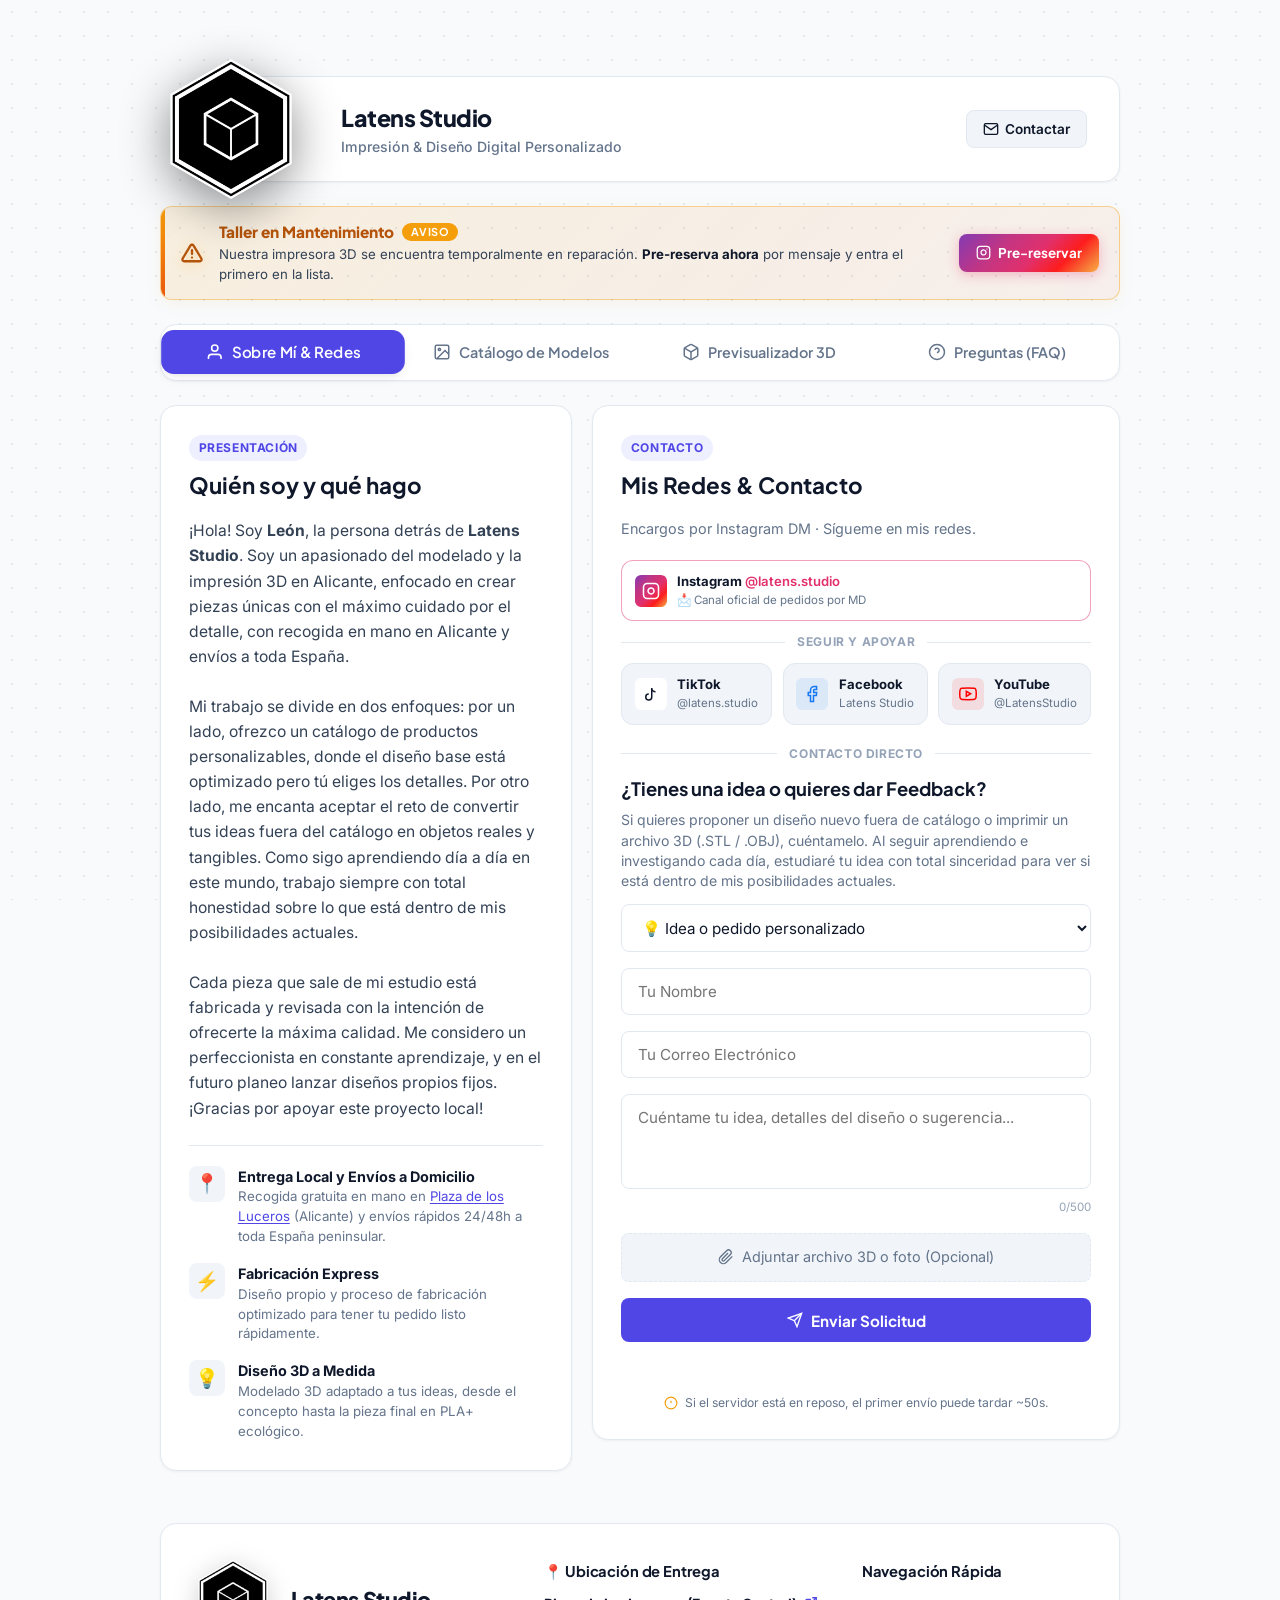
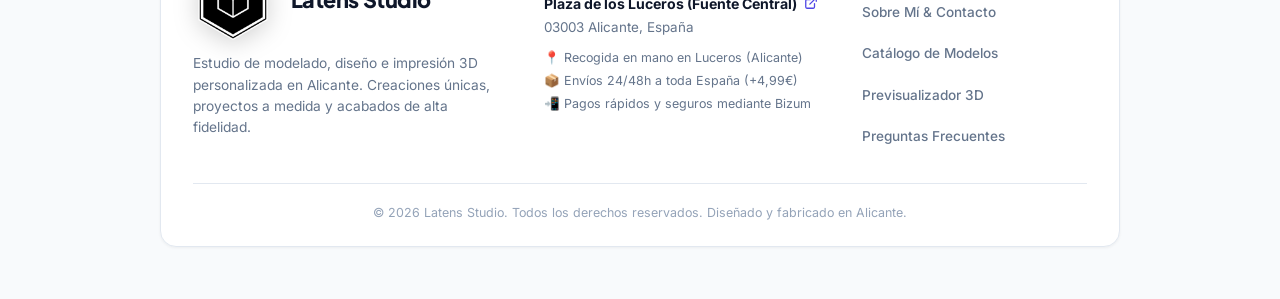
<file: index.html>
<!DOCTYPE html>
<html lang="es">
<head>
    <meta charset="UTF-8">
    <meta name="viewport" content="width=device-width, initial-scale=1.0, maximum-scale=5.0">
    <meta name="color-scheme" content="light dark">
    <meta name="theme-color" content="#f8fafc">

    <!-- Metadatos Principales & SEO -->
    <title>Latens Studio — Diseño Digital e Impresión 3D a Medida</title>
    <meta name="title" content="Latens Studio — Diseño Digital e Impresión 3D a Medida">
    <meta name="description" content="Estudio de diseño digital, modelado e impresión 3D personalizada. Crea piezas únicas con previsualizador 3D interactivo y acabados de alta precisión.">
    <meta name="keywords" content="impresion 3d alicante, diseño 3d a medida, estudio 3d alicante, regalos personalizados alicante, modelado 3d alicante, latens studio, plaza de los luceros alicante">
    <meta name="author" content="Latens Studio">
    <meta name="robots" content="index, follow">
    <link rel="canonical" href="https://latens-studio.github.io/latens_studio_web/">

    <!-- Geo Tags para Posicionamiento Local en Alicante -->
    <meta name="geo.region" content="ES-A">
    <meta name="geo.placename" content="Alicante, Plaza de los Luceros">
    <meta name="geo.position" content="38.345869;-0.490693">
    <meta name="ICBM" content="38.345869, -0.490693">

    <!-- Open Graph / Redes Sociales & Mensajería -->
    <meta property="og:type" content="business.business">
    <meta property="og:url" content="https://latens-studio.github.io/latens_studio_web/">
    <meta property="og:site_name" content="Latens Studio">
    <meta property="og:title" content="Latens Studio — Diseño Digital e Impresión 3D a Medida">
    <meta property="og:description" content="Estudio de diseño digital, modelado e impresión 3D personalizada. Crea piezas únicas con previsualizador 3D interactivo y acabados de alta precisión.">
    <meta property="og:image" content="https://latens-studio.github.io/latens_studio_web/Etiqueta.jpg">
    <meta property="og:image:secure_url" content="https://latens-studio.github.io/latens_studio_web/Etiqueta.jpg">
    <meta property="og:image:type" content="image/jpeg">
    <meta property="og:image:width" content="1200">
    <meta property="og:image:height" content="630">
    <meta property="og:image:alt" content="Latens Studio — Diseño Digital e Impresión 3D a Medida">
    <meta property="og:locale" content="es_ES">

    <!-- Twitter / X Card -->
    <meta name="twitter:card" content="summary_large_image">
    <meta name="twitter:url" content="https://latens-studio.github.io/latens_studio_web/">
    <meta name="twitter:title" content="Latens Studio — Diseño Digital e Impresión 3D a Medida">
    <meta name="twitter:description" content="Estudio de diseño digital, modelado e impresión 3D personalizada. Crea piezas únicas con previsualizador 3D interactivo y acabados de alta precisión.">
    <meta name="twitter:image" content="https://latens-studio.github.io/latens_studio_web/Etiqueta.jpg">
    <meta name="twitter:image:alt" content="Latens Studio — Diseño Digital e Impresión 3D a Medida">

    <!-- Respaldo Google / Scraping -->
    <meta itemprop="image" content="https://latens-studio.github.io/latens_studio_web/Etiqueta.jpg">
    <link rel="image_src" href="https://latens-studio.github.io/latens_studio_web/Etiqueta.jpg">

    <!-- Schema.org JSON-LD (LocalBusiness + Products + FAQ) -->
    <script type="application/ld+json">
    {
      "@context": "https://schema.org",
      "@graph": [
        {
          "@type": "LocalBusiness",
          "@id": "https://latens-studio.github.io/latens_studio_web/#business",
          "name": "Latens Studio",
          "url": "https://latens-studio.github.io/latens_studio_web/",
          "logo": "https://latens-studio.github.io/latens_studio_web/logo_latens.png",
          "image": "https://latens-studio.github.io/latens_studio_web/Etiqueta.jpg",
          "description": "Estudio de diseño, modelado e impresión 3D personalizada en Alicante. Creación de piezas únicas, regalos personalizados y proyectos con entrega en mano en Plaza de los Luceros.",
          "priceRange": "€",
          "paymentAccepted": "Bizum",
          "currenciesAccepted": "EUR",
          "address": {
            "@type": "PostalAddress",
            "streetAddress": "Plaza de los Luceros (Punto de Entrega en Mano)",
            "addressLocality": "Alicante",
            "addressRegion": "Alicante",
            "postalCode": "03003",
            "addressCountry": "ES"
          },
          "geo": {
            "@type": "GeoCoordinates",
            "latitude": 38.345869,
            "longitude": -0.490693
          },
          "areaServed": {
            "@type": "City",
            "name": "Alicante"
          },
          "sameAs": [
            "https://www.instagram.com/latens.studio",
            "https://www.tiktok.com/@latens.studio",
            "https://www.facebook.com/share/1EheDCydS8/",
            "https://youtube.com/@latensstudio"
          ]
        },
        {
          "@type": "ItemList",
          "name": "Catálogo de Llaveros Personalizados",
          "itemListElement": [
            {
              "@type": "Product",
              "position": 1,
              "name": "Llavero Corazón Conectado",
              "description": "Dos llaveros independientes con nombres personalizados que encajan magnéticamente formando un corazón perfecto.",
              "image": "https://latens-studio.github.io/latens_studio_web/pareja_nombre_portada.webp",
              "brand": { "@type": "Brand", "name": "Latens Studio" },
              "offers": {
                "@type": "Offer",
                "price": "15.00",
                "priceCurrency": "EUR",
                "availability": "https://schema.org/InStock",
                "url": "https://latens-studio.github.io/latens_studio_web/#tab-gallery",
                "areaServed": "Alicante"
              }
            },
            {
              "@type": "Product",
              "position": 2,
              "name": "Llavero Iniciales con Corazón",
              "description": "Dos llaveros con la inicial de cada persona sobre un corazón central, opción de cruz decorativa y relieve.",
              "image": "https://latens-studio.github.io/latens_studio_web/pareja_iniciales_portada.webp",
              "brand": { "@type": "Brand", "name": "Latens Studio" },
              "offers": {
                "@type": "Offer",
                "price": "12.00",
                "priceCurrency": "EUR",
                "availability": "https://schema.org/InStock",
                "url": "https://latens-studio.github.io/latens_studio_web/#tab-gallery",
                "areaServed": "Alicante"
              }
            },
            {
              "@type": "Product",
              "position": 3,
              "name": "Llavero Individual con Nombre",
              "description": "Tu nombre en relieve blanco sobre base oscura resistente con anilla reforzada y diseño orgánico compacto.",
              "image": "https://latens-studio.github.io/latens_studio_web/individual_portada.webp",
              "brand": { "@type": "Brand", "name": "Latens Studio" },
              "offers": {
                "@type": "Offer",
                "price": "3.00",
                "priceCurrency": "EUR",
                "availability": "https://schema.org/InStock",
                "url": "https://latens-studio.github.io/latens_studio_web/#tab-gallery",
                "areaServed": "Alicante"
              }
            }
          ]
        },
        {
          "@type": "FAQPage",
          "mainEntity": [
            {
              "@type": "Question",
              "name": "¿Cómo hago un encargo y cómo se paga?",
              "acceptedAnswer": {
                "@type": "Answer",
                "text": "Todos los encargos se realizan de forma cómoda a través de esta web o por Mensaje Directo en Instagram (@latens.studio). Una vez confirmado el diseño contigo, el pago se realiza cómodamente mediante Bizum."
              }
            },
            {
              "@type": "Question",
              "name": "¿De qué material están fabricados?",
              "acceptedAnswer": {
                "@type": "Answer",
                "text": "Están impresos en bioplástico PLA y PLA+ de alta calidad, polímeros termoplásticos ligeros y muy resistentes derivados de recursos orgánicos renovables como el almidón de maíz."
              }
            },
            {
              "@type": "Question",
              "name": "¿Resisten bien el calor y el sol?",
              "acceptedAnswer": {
                "@type": "Answer",
                "text": "El PLA+ es muy duradero para el uso diario. Como todo termoplástico, se aconseja no dejarlo expuesto al sol directo de forma prolongada ni a temperaturas superiores a 55-60°C."
              }
            },
            {
              "@type": "Question",
              "name": "¿Puedo pedirte algún diseño fuera de tu catálogo?",
              "acceptedAnswer": {
                "@type": "Answer",
                "text": "¡Sí! Si tienes en mente una idea propia, un boceto o un archivo 3D listo (.STL / .OBJ / .STEP), cuéntamelo por Instagram o mediante el formulario de contacto."
              }
            },
            {
              "@type": "Question",
              "name": "¿Cuánto tardas en preparar un encargo?",
              "acceptedAnswer": {
                "@type": "Answer",
                "text": "Para piezas pequeñas y modelos del catálogo, lo habitual es tener tu pedido listo el mismo día o en un plazo de 24 horas."
              }
            },
            {
              "@type": "Question",
              "name": "¿Dónde se realizan las entregas en mano?",
              "acceptedAnswer": {
                "@type": "Answer",
                "text": "Las entregas presenciales gratuitas se realizan en la Plaza de los Luceros (Alicante), junto a la fuente central."
              }
            },
            {
              "@type": "Question",
              "name": "¿Qué ocurre si no puedo acudir en el horario acordado a Luceros?",
              "acceptedAnswer": {
                "@type": "Answer",
                "text": "Si te surge cualquier imprevisto, solo avísame con antelación por Mensaje Directo en Instagram para reagendar el horario u organizar para que otra persona de tu confianza pueda recogerlo."
              }
            },
            {
              "@type": "Question",
              "name": "¿Se pueden cancelar o devolver los pedidos?",
              "acceptedAnswer": {
                "@type": "Answer",
                "text": "En modelos no personalizados dispones de 7 días naturales desde la entrega para devoluciones. En piezas personalizadas con nombres o fechas a medida, no es posible admitir devoluciones una vez iniciada la impresión."
              }
            }
          ]
        }
      ]
    }
    </script>

    <!-- Favicon / Icono de la Pestaña del Navegador -->
    <link rel="icon" type="image/svg+xml" href="https://latens-studio.github.io/latens_studio_web/favicon.svg">
    <link rel="icon" type="image/png" sizes="48x48" href="https://latens-studio.github.io/latens_studio_web/favicon-48.png">
    <link rel="icon" type="image/png" sizes="192x192" href="https://latens-studio.github.io/latens_studio_web/favicon-192.png">
    <link rel="apple-touch-icon" sizes="1024x1024" href="https://latens-studio.github.io/latens_studio_web/logo_latens.png">
    <link rel="manifest" href="manifest.json?v=3.0">
    <meta name="apple-mobile-web-app-title" content="Latens Studio">
    <meta name="application-name" content="Latens Studio">
    <meta name="apple-mobile-web-app-capable" content="yes">
    <meta name="apple-mobile-web-app-status-bar-style" content="black-translucent">
    <meta name="theme-color" content="#090d16">

    <!-- Preconexión de Fuentes para Rendimiento (Elimina latencia de DNS/TLS) -->
    <link rel="preconnect" href="https://fonts.googleapis.com">
    <link rel="preconnect" href="https://fonts.gstatic.com" crossorigin>
    <link href="https://fonts.googleapis.com/css2?family=Plus+Jakarta+Sans:wght@400;500;600;700;800&family=Inter:wght@400;500;600&display=swap" rel="stylesheet">
    <link rel="stylesheet" href="style.css?v=132.0">
</head>
<body>

    <!-- Fondo limpio con sutil retícula de diseño -->
    <div class="bg-pattern"></div>

    <div class="site-wrapper">
        <!-- HEADER PRINCIPAL ESTRICTO Y ESTRUCTURADO -->
        <header class="main-header">
            <div class="header-brand">
                <div class="brand-avatar">
                    <img src="logo_latens.png" alt="Latens Studio Logo" class="brand-logo-img"  fetchpriority="high">
                </div>
                <div class="brand-text">
                    <h1 class="brand-title">Latens Studio</h1>
                    <p class="brand-subtitle">Impresión & Diseño Digital Personalizado</p>
                </div>
            </div>

            <div class="header-actions">
                <a href="#contacto" class="btn-secondary-sm" id="headerContactBtn" data-gc-event="Contacto_Header">
                    <svg width="16" height="16" viewBox="0 0 24 24" fill="none" stroke="currentColor" stroke-width="2" aria-hidden="true"><path d="M4 4h16c1.1 0 2 .9 2 2v12c0 1.1-.9 2-2 2H4c-1.1 0-2-.9-2-2V6c0-1.1.9-2 2-2z"></path><polyline points="22,6 12,13 2,6"></polyline></svg>
                    Contactar
                </a>
            </div>
        </header>

        <!-- BARRA DE NAVEGACIÓN ESTRUCTURADA POR SECCIONES (TABS CON WAI-ARIA) -->
        
    <!-- ============================================== -->
        <!-- ALERTA DE MANTENIMIENTO TEMPORAL (QUITAR AL ARREGLAR IMPRESORA) -->
    <!-- ============================================== -->
    <div class="maintenance-alert-banner">
        <div class="maintenance-banner-content">
            <div class="maintenance-banner-icon">
                <svg width="22" height="22" viewBox="0 0 24 24" fill="none" stroke="#b45309" stroke-width="2.5" stroke-linecap="round" stroke-linejoin="round">
                    <path d="M10.29 3.86L1.82 18a2 2 0 0 0 1.71 3h16.94a2 2 0 0 0 1.71-3L13.71 3.86a2 2 0 0 0-3.42 0z"></path>
                    <line x1="12" y1="9" x2="12" y2="13"></line>
                    <line x1="12" y1="17" x2="12.01" y2="17"></line>
                </svg>
            </div>
            <div class="maintenance-banner-text">
                <h4 class="maintenance-banner-title">
                    Taller en Mantenimiento 
                    <span class="maintenance-banner-tag">Aviso</span>
                </h4>
                <p class="maintenance-banner-desc">
                    Nuestra impresora 3D se encuentra temporalmente en reparación. <strong>Pre-reserva ahora</strong> por mensaje y entra el primero en la lista.
                </p>
            </div>
        </div>
        <div class="maintenance-banner-action">
            <a href="https://www.instagram.com/latens.studio?igsh=ZmIwaXVvYmJta2lt" class="btn-banner-reserve" target="_blank" rel="noopener noreferrer">
                <svg width="15" height="15" viewBox="0 0 24 24" fill="none" stroke="currentColor" stroke-width="2" stroke-linecap="round" stroke-linejoin="round"><rect x="2" y="2" width="20" height="20" rx="5" ry="5"></rect><path d="M16 11.37A4 4 0 1 1 12.63 8 4 4 0 0 1 16 11.37z"></path><line x1="17.5" y1="6.5" x2="17.51" y2="6.5"></line></svg>
                Pre-reservar
            </a>
        </div>
    </div>
    <!-- ============================================== -->

        <nav class="nav-tabs" role="tablist" aria-label="Secciones del sitio">
            <button class="nav-tab-btn active" data-target="tab-profile" id="tab-btn-profile" data-gc-event="Tab_Perfil" role="tab" aria-selected="true" aria-controls="tab-profile" tabindex="0">
                <svg width="18" height="18" viewBox="0 0 24 24" fill="none" stroke="currentColor" stroke-width="2" aria-hidden="true"><path d="M20 21v-2a4 4 0 0 0-4-4H8a4 4 0 0 0-4 4v2"></path><circle cx="12" cy="7" r="4"></circle></svg>
                <span>Sobre Mí & Redes</span>
            </button>
            <button class="nav-tab-btn" data-target="tab-gallery" id="tab-btn-gallery" data-gc-event="Tab_Catalogo" role="tab" aria-selected="false" aria-controls="tab-gallery" tabindex="-1">
                <svg width="18" height="18" viewBox="0 0 24 24" fill="none" stroke="currentColor" stroke-width="2" aria-hidden="true"><rect x="3" y="3" width="18" height="18" rx="2" ry="2"></rect><circle cx="8.5" cy="8.5" r="1.5"></circle><polyline points="21 15 16 10 5 21"></polyline></svg>
                <span>Catálogo de Modelos</span>
            </button>
            <button class="nav-tab-btn highlight" data-target="tab-preview" id="tab-btn-preview" data-gc-event="Tab_Previsualizador" role="tab" aria-selected="false" aria-controls="tab-preview" tabindex="-1">
                <svg width="18" height="18" viewBox="0 0 24 24" fill="none" stroke="currentColor" stroke-width="2" aria-hidden="true"><path d="M21 16V8a2 2 0 0 0-1-1.73l-7-4a2 2 0 0 0-2 0l-7 4A2 2 0 0 0 3 8v8a2 2 0 0 0 1 1.73l7 4a2 2 0 0 0 2 0l7-4A2 2 0 0 0 21 16z"></path><polyline points="3.27 6.96 12 12.01 20.73 6.96"></polyline><line x1="12" y1="22.08" x2="12" y2="12"></line></svg>
                <span>Previsualizador 3D</span>
            </button>
            <button class="nav-tab-btn" data-target="tab-faq" id="tab-btn-faq" data-gc-event="Tab_FAQ" role="tab" aria-selected="false" aria-controls="tab-faq" tabindex="-1">
                <svg width="18" height="18" viewBox="0 0 24 24" fill="none" stroke="currentColor" stroke-width="2" aria-hidden="true"><circle cx="12" cy="12" r="10"></circle><path d="M9.09 9a3 3 0 0 1 5.83 1c0 2-3 3-3 3"></path><line x1="12" y1="17" x2="12.01" y2="17"></line></svg>
                <span>Preguntas (FAQ)</span>
            </button>
        </nav>

        <!-- CONTENIDO PRINCIPAL DE LAS PESTAÑAS -->
        <main class="main-content">
            
            <!-- ════════════════════════════════════════
                 PESTAÑA 1: PERFIL & REDES
            ════════════════════════════════════════ -->
            <section id="tab-profile" class="tab-pane active fade-in" role="tabpanel" aria-labelledby="tab-btn-profile">
                <div class="structured-grid">
                    
                    <!-- Tarjeta Biografía -->
                    <div class="content-card bio-card">
                        <div class="card-header">
                            <span class="card-badge">Presentación</span>
                            <h2>Quién soy y qué hago</h2>
                        </div>
                        <p class="bio-text">
                            ¡Hola! Soy <strong>León</strong>, la persona detrás de <strong>Latens Studio</strong>. Soy un apasionado del modelado y la impresión 3D en Alicante, enfocado en crear piezas únicas con el máximo cuidado por el detalle, con recogida en mano en Alicante y envíos a toda España.
                            <br><br>
                            Mi trabajo se divide en dos enfoques: por un lado, ofrezco un catálogo de productos personalizables, donde el diseño base está optimizado pero tú eliges los detalles. Por otro lado, me encanta aceptar el reto de convertir tus ideas fuera del catálogo en objetos reales y tangibles. Como sigo aprendiendo día a día en este mundo, trabajo siempre con total honestidad sobre lo que está dentro de mis posibilidades actuales.
                            <br><br>
                            Cada pieza que sale de mi estudio está fabricada y revisada con la intención de ofrecerte la máxima calidad. Me considero un perfeccionista en constante aprendizaje, y en el futuro planeo lanzar diseños propios fijos. ¡Gracias por apoyar este proyecto local!
                        </p>
                        <div class="features-list">
                            <div class="feature-item">
                                <span class="feature-icon">📍</span>
                                <div>
                                    <strong>Entrega Local y Envíos a Domicilio</strong>
                                    <p>Recogida gratuita en mano en <a href="https://maps.google.com/?q=Plaza+de+los+Luceros,+03003+Alicante" target="_blank" rel="noopener noreferrer" class="faq-map-link">Plaza de los Luceros</a> (Alicante) y envíos rápidos 24/48h a toda España peninsular.</p>
                                </div>
                            </div>
                            <div class="feature-item">
                                <span class="feature-icon">⚡</span>
                                <div>
                                    <strong>Fabricación Express</strong>
                                    <p>Diseño propio y proceso de fabricación optimizado para tener tu pedido listo rápidamente.</p>
                                </div>
                            </div>
                            <div class="feature-item">
                                <span class="feature-icon">💡</span>
                                <div>
                                    <strong>Diseño 3D a Medida</strong>
                                    <p>Modelado 3D adaptado a tus ideas, desde el concepto hasta la pieza final en PLA+ ecológico.</p>
                                </div>
                            </div>
                        </div>
                    </div>

                    <!-- Tarjeta Redes & Contacto -->
                    <div class="content-card social-card" id="contacto">
                        <div class="card-header">
                            <span class="card-badge">Contacto</span>
                            <h2>Mis Redes & Contacto</h2>
                        </div>
                        <p class="card-subtext">Encargos por Instagram DM · Sígueme en mis redes.</p>
                        
                        <!-- Canal Principal Destacado: Instagram (Encargos y DMs) -->
                        <div class="social-primary-box">
                            <a href="https://www.instagram.com/latens.studio?igsh=ZmIwaXVvYmJta2lt" class="social-tile-secondary instagram-primary" data-gc-event="Visita_Redes_Instagram" target="_blank" rel="noopener noreferrer" title="Pedir o consultar por Instagram DM">
                                <div class="sec-icon" style="background: var(--insta-gradient); color: #fff;">
                                    <svg viewBox="0 0 24 24" fill="none" stroke="currentColor" stroke-width="2" aria-hidden="true"><rect x="2" y="2" width="20" height="20" rx="5" ry="5"></rect><path d="M16 11.37A4 4 0 1 1 12.63 8 4 4 0 0 1 16 11.37z"></path><line x1="17.5" y1="6.5" x2="17.51" y2="6.5"></line></svg>
                                </div>
                                <div class="sec-info">
                                    <span class="sec-title">Instagram <span style="color: var(--insta-pink); font-weight: 600;">@latens.studio</span></span>
                                    <span class="sec-handle">📩 Canal oficial de pedidos por MD</span>
                                </div>
                            </a>
                        </div>

                        <!-- Canales Secundarios: Seguir y Apoyar -->
                        <div class="social-secondary-section">
                            <div class="social-secondary-heading">Seguir y Apoyar</div>
                            <div class="social-secondary-grid">
                                <a href="https://www.tiktok.com/@latens.studio?_r=1&_t=ZG-98trditp81h" class="social-tile-secondary tiktok" data-gc-event="Visita_Redes_TikTok" target="_blank" rel="noopener noreferrer" title="Seguir en TikTok">
                                    <div class="sec-icon">
                                        <svg viewBox="0 0 24 24" fill="none" stroke="currentColor" stroke-width="2" aria-hidden="true"><path d="M9 12a4 4 0 1 0 4 4V4a5 5 0 0 0 5 5"></path></svg>
                                    </div>
                                    <div class="sec-info">
                                        <span class="sec-title">TikTok</span>
                                        <span class="sec-handle">@latens.studio</span>
                                    </div>
                                </a>

                                <a href="https://www.facebook.com/share/1EheDCydS8/" class="social-tile-secondary facebook" data-gc-event="Visita_Redes_Facebook" target="_blank" rel="noopener noreferrer" title="Seguir en Facebook">
                                    <div class="sec-icon">
                                        <svg viewBox="0 0 24 24" fill="none" stroke="currentColor" stroke-width="2" aria-hidden="true"><path d="M18 2h-3a5 5 0 0 0-5 5v3H7v4h3v8h4v-8h3.81l.39-4h-4V7a1 1 0 0 1 1-1h3z"></path></svg>
                                    </div>
                                    <div class="sec-info">
                                        <span class="sec-title">Facebook</span>
                                        <span class="sec-handle">Latens Studio</span>
                                    </div>
                                </a>

                                <a href="https://youtube.com/@latensstudio?si=GDxGQkArai97Ne9W" class="social-tile-secondary youtube" data-gc-event="Visita_Redes_YouTube" target="_blank" rel="noopener noreferrer" title="Suscribirse en YouTube">
                                    <div class="sec-icon">
                                        <svg viewBox="0 0 24 24" fill="none" stroke="currentColor" stroke-width="2" aria-hidden="true"><path d="M22.54 6.42a2.78 2.78 0 0 0-1.94-2C18.88 4 12 4 12 4s-6.88 0-8.6.46a2.78 2.78 0 0 0-1.94 2A29 29 0 0 0 1 11.75a29 29 0 0 0 .46 5.33 2.78 2.78 0 0 0 1.94 2c1.72.46 8.6.46 8.6.46s6.88 0 8.6-.46a2.78 2.78 0 0 0 1.94-2 29 29 0 0 0 .46-5.33 29 29 0 0 0-.46-5.33z"></path><polygon points="9.75 15.02 15.5 11.75 9.75 8.48 9.75 15.02"></polygon></svg>
                                    </div>
                                    <div class="sec-info">
                                        <span class="sec-title">YouTube</span>
                                        <span class="sec-handle">@LatensStudio</span>
                                    </div>
                                </a>
                            </div>

                        <!-- Formulario de Contacto (integrado en la tarjeta) -->
                        <div class="social-form-section">
                            <div class="social-secondary-heading">Contacto directo</div>
                            <h3 style="font-family: var(--font-heading); font-size: 1.15rem; color: var(--text-heading); margin-bottom: 0.5rem;">¿Tienes una idea o quieres dar Feedback?</h3>
                            <p style="font-size: 0.88rem; color: var(--text-muted); margin-bottom: 0.75rem; line-height: 1.45;">Si quieres proponer un diseño nuevo fuera de catálogo o imprimir un archivo 3D (.STL / .OBJ), cuéntamelo. Al seguir aprendiendo e investigando cada día, estudiaré tu idea con total sinceridad para ver si está dentro de mis posibilidades actuales.</p>
                            <form id="contactForm" class="custom-form" style="margin-top: 0; max-width: 100%;">
                                <!-- Honeypot anti-spam -->
                                <div style="display: none !important; position: absolute; left: -9999px;" aria-hidden="true">
                                    <input type="text" name="website_hp" tabindex="-1" autocomplete="off">
                                </div>

                                <div class="form-group">
                                    <label for="formSubject" class="sr-only">Tipo de Asunto</label>
                                    <select name="asunto" id="formSubject" class="form-input" style="cursor: pointer;">
                                        <option value="idea">💡 Idea o pedido personalizado</option>
                                        <option value="feedback">🗣️ Feedback o sugerencias</option>
                                    </select>
                                </div>

                                <div class="form-group">
                                    <label for="contactName" class="sr-only">Tu Nombre</label>
                                    <input type="text" id="contactName" name="name" placeholder="Tu Nombre" required class="form-input" autocomplete="name">
                                </div>

                                <div class="form-group">
                                    <label for="contactEmail" class="sr-only">Tu Correo Electrónico</label>
                                    <input type="email" id="contactEmail" name="email" placeholder="Tu Correo Electrónico" required class="form-input" autocomplete="email" aria-describedby="contactEmailSuggestion">
                                    <div id="contactEmailSuggestion" class="email-suggestion-box" style="display: none;" role="status" aria-live="polite"></div>
                                </div>

                                <div class="form-group" style="position: relative;">
                                    <label for="contactMessage" class="sr-only">Mensaje o Detalles del Encargo</label>
                                    <textarea id="contactMessage" name="message" rows="3" maxlength="500" placeholder="Cuéntame tu idea, detalles del diseño o sugerencia..." required class="form-input"></textarea>
                                    <div class="char-counter-wrap">
                                        <small id="contactMessageCounter" class="char-counter">0/500</small>
                                    </div>
                                </div>

                                <div class="form-group">
                                    <label for="attachment" class="file-label">
                                        <svg width="16" height="16" viewBox="0 0 24 24" fill="none" stroke="currentColor" stroke-width="2" aria-hidden="true"><path d="M21.44 11.05l-9.19 9.19a6 6 0 0 1-8.49-8.49l9.19-9.19a4 4 0 0 1 5.66 5.66l-9.2 9.19a2 2 0 0 1-2.83-2.83l8.49-8.48"></path></svg>
                                        <span id="fileNameDisplay">Adjuntar archivo 3D o foto (Opcional)</span>
                                    </label>
                                    <input type="file" name="attachment" id="attachment" accept=".stl,.obj,.step,.zip,.rar,.png,.jpg" class="hidden-file">
                                </div>

                                <button type="submit" class="btn-primary w-full" data-gc-event="Contacto_Enviar">
                                    <svg width="16" height="16" viewBox="0 0 24 24" fill="none" stroke="currentColor" stroke-width="2" aria-hidden="true"><line x1="22" y1="2" x2="11" y2="13"></line><polygon points="22 2 15 22 11 13 2 9 22 2"></polygon></svg>
                                    Enviar Solicitud
                                </button>

                                <div id="formResult" class="form-result" role="status" aria-live="polite"></div>

                                <div class="form-server-note">
                                    <svg width="14" height="14" viewBox="0 0 24 24" fill="none" stroke="currentColor" stroke-width="2" aria-hidden="true"><circle cx="12" cy="12" r="10"></circle><line x1="12" y1="8" x2="12" y2="12"></line><line x1="12" y1="16" x2="12.01" y2="16"></line></svg>
                                    <span>Si el servidor está en reposo, el primer envío puede tardar ~50s.</span>
                                </div>
                            </form>
                        </div>
                    </div>

                </div> <!-- Fin de structured-grid -->

            </section>

            <!-- ════════════════════════════════════════
                 PESTAÑA 2: CATÁLOGO DE PRODUCTOS
            ════════════════════════════════════════ -->
            <section id="tab-gallery" class="tab-pane fade-in" role="tabpanel" aria-labelledby="tab-btn-gallery">
                <h2 class="sr-only">Catálogo de Modelos y Llaveros 3D</h2>

                <!-- Chapita de regalo (Encabezando la sección) -->
                <div class="gift-badge catalog-badge">
                    <img src="chapita.png" alt="Chapita Gratis" width="48" height="48" decoding="async">
                    <div class="gift-text">
                        <strong>+ Chapita Gratis</strong>
                        <span>Con tu pedido</span>
                    </div>
                </div>

                <div class="products-grid">
                    
                    <!-- Producto 1: Corazón -->
                    <article class="product-card">
                        <div class="product-preview-box has-gallery" data-product="corazon">
                            <span class="product-tag">Más Vendido ⭐</span>
                            <div class="card-gallery-slider">
                                <img src="pareja_nombre_portada.webp" alt="Llaveros Magnéticos con Corazón y Nombres - Portada" class="gallery-slide active" loading="lazy" decoding="async" width="400" height="300">
                                <img src="pareja_nombre_imanes.webp" alt="Llaveros Magnéticos con Corazón y Nombres - Imanes de Neodimio" class="gallery-slide" loading="lazy" decoding="async" width="400" height="300">
                                <img src="pareja_nombre_fecha.webp" alt="Llaveros Magnéticos con Corazón y Nombres - Fecha Especial Grabada" class="gallery-slide" loading="lazy" decoding="async" width="400" height="300">
                                <img src="pareja_nombre_llaves.webp" alt="Llaveros Magnéticos con Corazón y Nombres - Puestos en Llaves" class="gallery-slide" loading="lazy" decoding="async" width="400" height="300">
                                <img src="tarjeta_3d_comun.webp" alt="Llaveros Magnéticos con Corazón y Nombres - Tarjeta de Presentación 3D" class="gallery-slide" loading="lazy" decoding="async" width="400" height="300">
                                <img src="pareja_nombre_conjunto.webp" alt="Llaveros Magnéticos con Corazón y Nombres - Conjunto Completo" class="gallery-slide" loading="lazy" decoding="async" width="400" height="300">
                            </div>
                            <div class="card-gallery-nav">
                                <button class="gallery-prev" aria-label="Foto anterior" type="button">‹</button>
                                <button class="gallery-next" aria-label="Siguiente foto" type="button">›</button>
                            </div>
                            <div class="card-gallery-dots">
                                <span class="gallery-dot active" data-index="0"></span>
                                <span class="gallery-dot" data-index="1"></span>
                                <span class="gallery-dot" data-index="2"></span>
                                <span class="gallery-dot" data-index="3"></span>
                                <span class="gallery-dot" data-index="4"></span>
                                <span class="gallery-dot" data-index="5"></span>
                            </div>
                        </div>
                        <div class="product-body">
                            <h3 class="product-title">Llaveros Magnéticos con Corazón y Nombres</h3>
                            <p class="product-desc">Dos llaveros magnéticos con nombres personalizados. Incluye tarjeta en caja con título, dedicatoria corta y soporte expositor.</p>
                            <div class="product-pricing-row">
                                <div class="price-stack">
                                    <span class="price-amount">15€</span>
                                </div>
                                <div class="price-shipping-stack">
                                    <span class="shipping-line">📍 Alicante: <strong>Recogida Gratis</strong></span>
                                    <span class="shipping-line">📦 Envío: <strong>+4,99€</strong></span>
                                </div>
                            </div>
                            <div class="product-card-actions">
                                <button type="button" class="btn-secondary-block btn-view-details" data-gc-event="Ver_Detalles" data-product="corazon" data-product-id="corazon">
                                    <svg width="15" height="15" viewBox="0 0 24 24" fill="none" stroke="currentColor" stroke-width="2" aria-hidden="true"><circle cx="11" cy="11" r="8"></circle><line x1="21" y1="21" x2="16.65" y2="16.65"></line><line x1="11" y1="8" x2="11" y2="14"></line><line x1="8" y1="11" x2="14" y2="11"></line></svg>
                                    <span>Ver más detalles</span>
                                </button>
                                <button type="button" class="btn-primary-block preview-trigger" data-gc-event="Boton_Personalizar_Catalogo" data-product="corazon">
                                    <svg width="15" height="15" viewBox="0 0 24 24" fill="none" stroke="currentColor" stroke-width="2" aria-hidden="true"><path d="M21 16V8a2 2 0 0 0-1-1.73l-7-4a2 2 0 0 0-2 0l-7 4A2 2 0 0 0 3 8v8a2 2 0 0 0 1 1.73l7 4a2 2 0 0 0 2 0l7-4A2 2 0 0 0 21 16z"></path></svg>
                                    <span>Personalizar 3D</span>
                                </button>
                            </div>
                        </div>
                    </article>

                    <!-- Producto 2: Iniciales -->
                    <article class="product-card">
                        <div class="product-preview-box has-gallery" data-product="iniciales">
                            <span class="product-tag neutral">Personalizable</span>
                            <div class="card-gallery-slider">
                                <img src="pareja_iniciales_portada.webp" alt="Llaveros Magnéticos con Corazón e Iniciales - Portada" class="gallery-slide active" loading="lazy" decoding="async" width="400" height="300">
                                <img src="pareja_iniciales_imanes.webp" alt="Llaveros Magnéticos con Corazón e Iniciales - Imanes de Neodimio" class="gallery-slide" loading="lazy" decoding="async" width="400" height="300">
                                <img src="pareja_iniciales_fecha.webp" alt="Llaveros Magnéticos con Corazón e Iniciales - Fecha Especial Grabada" class="gallery-slide" loading="lazy" decoding="async" width="400" height="300">
                                <img src="pareja_iniciales_cruz.webp" alt="Llaveros Magnéticos con Corazón e Iniciales - Cruz Opcional" class="gallery-slide" loading="lazy" decoding="async" width="400" height="300">
                                <img src="pareja_iniciales_llaves.webp" alt="Llaveros Magnéticos con Corazón e Iniciales - Puestos en Llaves" class="gallery-slide" loading="lazy" decoding="async" width="400" height="300">
                                <img src="tarjeta_3d_comun.webp" alt="Llaveros Magnéticos con Corazón e Iniciales - Tarjeta de Presentación 3D" class="gallery-slide" loading="lazy" decoding="async" width="400" height="300">
                                <img src="pareja_iniciales_conjunto.webp" alt="Llaveros Magnéticos con Corazón e Iniciales - Conjunto Completo" class="gallery-slide" loading="lazy" decoding="async" width="400" height="300">
                            </div>
                            <div class="card-gallery-nav">
                                <button class="gallery-prev" aria-label="Foto anterior" type="button">‹</button>
                                <button class="gallery-next" aria-label="Siguiente foto" type="button">›</button>
                            </div>
                            <div class="card-gallery-dots">
                                <span class="gallery-dot active" data-index="0"></span>
                                <span class="gallery-dot" data-index="1"></span>
                                <span class="gallery-dot" data-index="2"></span>
                                <span class="gallery-dot" data-index="3"></span>
                                <span class="gallery-dot" data-index="4"></span>
                                <span class="gallery-dot" data-index="5"></span>
                                <span class="gallery-dot" data-index="6"></span>
                            </div>
                        </div>
                        <div class="product-body">
                            <h3 class="product-title">Llaveros Magnéticos con Corazón e Iniciales</h3>
                            <p class="product-desc">Dos llaveros magnéticos con iniciales sobre corazón central. Incluye tarjeta en caja con dedicatoria corta y soporte expositor.</p>
                            <div class="product-pricing-row">
                                <div class="price-stack">
                                    <span class="price-amount">12€</span>
                                </div>
                                <div class="price-shipping-stack">
                                    <span class="shipping-line">📍 Alicante: <strong>Recogida Gratis</strong></span>
                                    <span class="shipping-line">📦 Envío: <strong>+4,99€</strong></span>
                                </div>
                            </div>
                            <div class="product-card-actions">
                                <button type="button" class="btn-secondary-block btn-view-details" data-gc-event="Ver_Detalles" data-product="iniciales" data-product-id="iniciales">
                                    <svg width="15" height="15" viewBox="0 0 24 24" fill="none" stroke="currentColor" stroke-width="2" aria-hidden="true"><circle cx="11" cy="11" r="8"></circle><line x1="21" y1="21" x2="16.65" y2="16.65"></line><line x1="11" y1="8" x2="11" y2="14"></line><line x1="8" y1="11" x2="14" y2="11"></line></svg>
                                    <span>Ver más detalles</span>
                                </button>
                                <button type="button" class="btn-primary-block preview-trigger" data-gc-event="Boton_Personalizar_Catalogo" data-product="iniciales">
                                    <svg width="15" height="15" viewBox="0 0 24 24" fill="none" stroke="currentColor" stroke-width="2" aria-hidden="true"><path d="M21 16V8a2 2 0 0 0-1-1.73l-7-4a2 2 0 0 0-2 0l-7 4A2 2 0 0 0 3 8v8a2 2 0 0 0 1 1.73l7 4a2 2 0 0 0 2 0l7-4A2 2 0 0 0 21 16z"></path></svg>
                                    <span>Personalizar 3D</span>
                                </button>
                            </div>
                        </div>
                    </article>

                    <!-- Producto 3: Llavero Individual con Nombre -->
                    <article class="product-card">
                        <div class="product-preview-box has-gallery" data-product="individual">
                            <span class="product-tag neutral">Individual</span>
                            <div class="card-gallery-slider">
                                <img src="individual_portada.webp" alt="Llavero Individual con Nombre - Portada" class="gallery-slide active" loading="lazy" decoding="async" width="400" height="300">
                                <img src="individual_llaves_1.webp" alt="Llavero Individual con Nombre - Puesto en Llaves Vista 1" class="gallery-slide" loading="lazy" decoding="async" width="400" height="300">
                                <img src="individual_llaves_2.webp" alt="Llavero Individual con Nombre - Puesto en Llaves Vista 2" class="gallery-slide" loading="lazy" decoding="async" width="400" height="300">
                            </div>
                            <div class="card-gallery-nav">
                                <button class="gallery-prev" aria-label="Foto anterior" type="button">‹</button>
                                <button class="gallery-next" aria-label="Siguiente foto" type="button">›</button>
                            </div>
                            <div class="card-gallery-dots">
                                <span class="gallery-dot active" data-index="0"></span>
                                <span class="gallery-dot" data-index="1"></span>
                                <span class="gallery-dot" data-index="2"></span>
                            </div>
                        </div>
                        <div class="product-body">
                            <h3 class="product-title">Llavero con Nombre</h3>
                            <p class="product-desc">Tu nombre en relieve blanco sobre base oscura resistente con anilla reforzada y diseño orgánico compacto.</p>
                            <div class="product-pricing-row">
                                <div class="price-stack">
                                    <span class="price-amount">5,50€</span>
                                </div>
                                <div class="price-shipping-stack">
                                    <span class="shipping-line">📍 Alicante: <strong>Recogida Gratis</strong></span>
                                    <span class="shipping-line">📦 Envío: <strong>+4,99€</strong></span>
                                </div>
                            </div>
                            <div class="product-card-actions">
                                <button type="button" class="btn-secondary-block btn-view-details" data-gc-event="Ver_Detalles" data-product="individual" data-product-id="individual">
                                    <svg width="15" height="15" viewBox="0 0 24 24" fill="none" stroke="currentColor" stroke-width="2" aria-hidden="true"><circle cx="11" cy="11" r="8"></circle><line x1="21" y1="21" x2="16.65" y2="16.65"></line><line x1="11" y1="8" x2="11" y2="14"></line><line x1="8" y1="11" x2="14" y2="11"></line></svg>
                                    <span>Ver más detalles</span>
                                </button>
                                <button type="button" class="btn-primary-block preview-trigger" data-gc-event="Boton_Personalizar_Catalogo" data-product="individual">
                                    <svg width="15" height="15" viewBox="0 0 24 24" fill="none" stroke="currentColor" stroke-width="2" aria-hidden="true"><path d="M21 16V8a2 2 0 0 0-1-1.73l-7-4a2 2 0 0 0-2 0l-7 4A2 2 0 0 0 3 8v8a2 2 0 0 0 1 1.73l7 4a2 2 0 0 0 2 0l7-4A2 2 0 0 0 21 16z"></path></svg>
                                    <span>Personalizar 3D</span>
                                </button>
                            </div>
                        </div>
                    </article>

                </div>
            </section>

            <!-- ════════════════════════════════════════
                 PESTAÑA 3: PREVISUALIZADOR 3D INTERACTIVO
            ════════════════════════════════════════ -->
            <section id="tab-preview" class="tab-pane fade-in" role="tabpanel" aria-labelledby="tab-btn-preview">
                <div class="preview-container">
                    
                    <!-- Columna de Configuración (Controles) -->
                    <div class="preview-panel config-panel">
                        <div class="panel-title-box">
                            <h2>Configurador 3D</h2>
                            <p>Ingresa los nombres para generar una muestra orientativa desde 5 perspectivas.</p>
                        </div>

                        <form id="previewForm" onsubmit="return false;">
                            <div class="form-field">
                                <label for="productSelect">Modelo a Previsualizar</label>
                                <select id="productSelect" class="form-select">
                                    <option value="corazon">Llaveros Magnéticos con Corazón y Nombres (15€)</option>
                                    <option value="iniciales">Llaveros Magnéticos con Corazón e Iniciales (12€)</option>
                                    <option value="individual">Llavero con Nombre (5,50€/ud)</option>
                                </select>
                            </div>

                            <!-- Contenedor Principal de Personalización (Vertical en PC, 2 Columnas en Móvil) -->
                            <div class="config-customization-layout">
                                <!-- Columna Izquierda: Nombres y Fecha -->
                                <div class="config-names-date-col">
                                    <div id="dynamicInputs" class="form-inputs-group">
                                        <!-- Inputs dinámicos inyectados por JS -->
                                    </div>

                                    <div id="opcionesIniciales" class="custom-options-box">
                                        <h3 class="custom-options-title">Opciones de Iniciales</h3>
                                        <div class="custom-options-row">
                                            <label class="custom-option-check">
                                                <input type="checkbox" id="checkCruz" checked>
                                                <span>Incluir Cruz (+)</span>
                                            </label>
                                        </div>
                                    </div>

                                    <div id="fechaGroup" class="form-field date-picker-group">
                                        <label for="fechaNative">Fecha Reverso (Opcional)</label>
                                        <div class="date-picker-box" id="datePickerBox">
                                            <input type="date" id="fechaNative" class="form-input date-native-field" inputmode="none" onkeydown="return false;" aria-label="Seleccionar fecha en el calendario">
                                            <input type="hidden" id="fecha" value="">
                                            <button type="button" id="btnDateClear" class="btn-date-clear" title="Quitar fecha" aria-label="Quitar fecha" style="display: none;">✕</button>
                                        </div>
                                        <div class="date-quick-presets">
                                            <button type="button" class="date-preset-pill" data-gc-event="Preset_Fecha_Hoy" data-preset="today">📅 Hoy</button>
                                            <button type="button" class="date-preset-pill" data-preset="valentine">❤️ 14 Feb</button>
                                        </div>
                                        <div class="date-preview-badge" id="datePreviewBadge" style="display: none;">
                                            <span class="date-preview-label">Grabado:</span>
                                            <strong id="datePreviewFormatted" class="date-preview-code">--.--.--</strong>
                                        </div>
                                    </div>
                                </div>

                                <!-- Columna Derecha: Tarjeta 3D de Regalo -->
                                <div class="config-card-col">
                                    <input type="checkbox" id="addCard" checked style="display: none;">
                                    <div id="cardInputsGroup" class="card-inputs-panel fade-in">
                                        <div class="card-inputs-header">
                                            <span>💌</span>
                                            <strong>Tarjeta en Caja</strong>
                                        </div>
                                        <div class="form-field" style="margin-bottom: 0.45rem;">
                                            <label for="cardTitle" style="font-size: 0.78rem;">Título</label>
                                            <input type="text" id="cardTitle" class="form-input" maxlength="20" placeholder="Ej: Te quiero mucho" style="font-size: 0.85rem; padding: 0.45rem 0.6rem;">
                                            <small style="color:#94a3b8; font-size:10px; float: right;" id="titleCounter">0/20</small>
                                        </div>
                                        <div class="form-field card-message-field" style="margin-bottom: 0; display: flex; flex-direction: column; flex: 1;">
                                            <label for="cardMessage" style="font-size: 0.78rem;">Mensaje</label>
                                            <textarea id="cardMessage" class="form-input" maxlength="60" placeholder="Que este detalle os recuerde lo especiales que sois..." style="resize: none; font-size: 0.84rem; padding: 0.5rem 0.6rem; flex: 1; min-height: 95px;"></textarea>
                                            <small style="color:#94a3b8; font-size:10px; float: right; margin-top: 2px;" id="messageCounter">0/60</small>
                                        </div>
                                    </div>
                                </div>
                            </div>



                            <!-- Selector de Entrega / Envío (Compacto) -->
                            <div class="form-field" style="margin-top: 0.85rem; border-top: 1px solid var(--border-light); padding-top: 0.85rem;">
                                <label for="deliverySelect">Método de Entrega / Envío</label>
                                <select id="deliverySelect" class="form-select" data-gc-event="Select_Delivery_Method">
                                    <option value="recogida" selected>📍 Alicante (Luceros) — Recogida Gratis</option>
                                    <option value="envio">📦 Toda España (Península) — Envío 24/48h (+4,99€)</option>
                                </select>

                                <!-- Formulario Desplegable de Datos de Envío (Aparece si elige envío) -->
                                <div id="shippingFieldsGroup" class="shipping-fields-box fade-in" style="display: none;">
                                    <div class="shipping-box-header">
                                        <span style="font-size: 1.05rem;">📦</span>
                                        <strong>Datos para el Envío a Domicilio</strong>
                                    </div>
                                    <div class="form-field shipping-field">
                                        <label for="shipName">Nombre Completo</label>
                                        <input type="text" id="shipName" class="form-input" placeholder="Ej: María García López">
                                    </div>
                                    <div class="form-field shipping-field">
                                        <label for="shipAddress">Dirección (Calle, Nº, Piso/Puerta)</label>
                                        <input type="text" id="shipAddress" class="form-input" placeholder="Ej: Calle Mayor 18, Bajo A">
                                    </div>
                                    <div class="shipping-grid-row">
                                        <div class="form-field shipping-field">
                                            <label for="shipCP">Código Postal</label>
                                            <input type="text" id="shipCP" class="form-input" placeholder="Ej: 03001" maxlength="5" autocomplete="postal-code" inputmode="numeric" aria-describedby="shipCPBadge">
                                            <div id="shipCPBadge" class="cp-locality-badge" style="display: none;" role="status" aria-live="polite"></div>
                                        </div>
                                        <div class="form-field shipping-field">
                                            <label for="shipPhone">Teléfono</label>
                                            <input type="tel" id="shipPhone" class="form-input" placeholder="Ej: 612 345 678" autocomplete="tel" aria-describedby="shipPhoneBadge">
                                            <div id="shipPhoneBadge" class="field-feedback-badge" style="display: none;" role="status" aria-live="polite"></div>
                                        </div>
                                    </div>
                                    <div class="form-field shipping-field" style="margin-bottom: 0;">
                                        <label for="shipEmail">Correo Electrónico</label>
                                        <input type="email" id="shipEmail" class="form-input" placeholder="tu@email.com" autocomplete="email" aria-describedby="shipEmailSuggestion">
                                        <div id="shipEmailSuggestion" class="email-suggestion-box" style="display: none;" role="status" aria-live="polite"></div>
                                    </div>
                                </div>
                            </div>

                            <button id="generateBtn" class="btn-generate" type="button" data-gc-event="Generar_3D">
                                <span class="btn-text">Generar Previsualización 3D</span>
                                <svg width="18" height="18" viewBox="0 0 24 24" fill="none" stroke="currentColor" stroke-width="2" aria-hidden="true"><line x1="5" y1="12" x2="19" y2="12"></line><polyline points="12 5 19 12 12 19"></polyline></svg>
                            </button>

                            <!-- Chapita de regalo debajo del botón -->
                            <div class="gift-badge config-badge">
                                <img src="chapita.png" alt="Chapita Gratis" width="38" height="38" decoding="async">
                                <div class="gift-text">
                                    <strong>+ Chapita Gratis</strong>
                                    <span>Con tu llavero</span>
                                </div>
                            </div>
                        </form>

                        <div class="security-note">
                            <svg width="16" height="16" viewBox="0 0 24 24" fill="none" stroke="currentColor" stroke-width="2" aria-hidden="true"><circle cx="12" cy="12" r="10"></circle><polyline points="12 6 12 12 16 14"></polyline></svg>
                            <span>Generación en tiempo real. Si el servidor está en reposo, el primer modelo puede tardar hasta ~50s en despertar.</span>
                        </div>
                    </div>

                    <!-- Columna Derecha (Visor y Contenedor de Configuración) -->
                    <div class="preview-right-col">
                        
                        <!-- 1. Visor 3D (Tarjeta Superior) -->
                        <div class="preview-panel viewer-panel" style="position: relative;">
                            
                            <!-- Estado Inicial -->
                            <div id="viewerInitial" class="viewer-state active">
                                <div class="state-illustration">
                                    <svg width="48" height="48" viewBox="0 0 24 24" fill="none" stroke="currentColor" stroke-width="1.5" aria-hidden="true"><path d="M21 16V8a2 2 0 0 0-1-1.73l-7-4a2 2 0 0 0-2 0l-7 4A2 2 0 0 0 3 8v8a2 2 0 0 0 1 1.73l7 4a2 2 0 0 0 2 0l7-4A2 2 0 0 0 21 16z"></path><polyline points="3.27 6.96 12 12.01 20.73 6.96"></polyline><line x1="12" y1="22.08" x2="12" y2="12"></line></svg>
                                </div>
                                <h3>Visor de Renders 3D</h3>
                                <p>Rellena los nombres en el panel izquierdo y pulsa "Generar" para obtener las capturas tridimensionales y medidas exactas.</p>
                            </div>

                            <!-- Estado 2: Cargando con Barra de Progreso y Fases -->
                            <div id="viewerLoading" class="viewer-state">
                                <div class="loader-visual-container">
                                    <div class="custom-loader"></div>
                                    <span id="loadingPercent" class="loading-percent-badge">0%</span>
                                </div>
                                
                                <h3 id="loadingStatusTitle">Generando modelo 3D...</h3>
                                <p id="loadingStatusDesc" class="loading-status-text">📐 Calculando geometría tipográfica y curvas...</p>
                                
                                <div class="progress-bar-track" role="progressbar" aria-valuenow="0" aria-valuemin="0" aria-valuemax="100">
                                    <div id="loadingProgressBar" class="progress-bar-fill"></div>
                                </div>

                                <div class="loading-timer-badge">
                                    <span id="loadingTimeText">⏱️ Tiempo estimado: ~8-10 seg</span>
                                </div>
                            </div>

                            <!-- Estado 3: Resultados (Imágenes & Medidas) -->
                            <div id="viewerResults" class="viewer-state results-state">
                                
                                <!-- Selector de Modo de Vista (Juntos vs Separados) -->
                                <div class="view-mode-selector" id="viewModeSelector">
                                    <button class="view-mode-btn active" id="modeJuntosBtn" data-gc-event="Modo_Juntos">
                                        <span>❤️ Juntos (Ensamblados)</span>
                                    </button>
                                    <button class="view-mode-btn" id="modeSeparadosBtn" data-gc-event="Modo_Separados">
                                        <span>🧩 Separados (Individuales)</span>
                                    </button>
                                    <button class="view-mode-btn" id="modeTarjetaBtn" data-gc-event="Modo_Tarjeta" style="display: none;">
                                        <span>✉️ Tarjeta 3D</span>
                                    </button>
                                </div>

                                <div class="carousel-wrapper">
                                    <div class="carousel-viewport">
                                        <div class="carousel-slides" id="carouselTrack">
                                            <!-- Renders inyectados -->
                                        </div>
                                    </div>
                                    <button class="carousel-btn prev" id="carouselPrev" aria-label="Foto anterior">
                                        <svg viewBox="0 0 24 24" fill="none" stroke="currentColor" stroke-width="2.5" aria-hidden="true"><polyline points="15 18 9 12 15 6"></polyline></svg>
                                    </button>
                                    <button class="carousel-btn next" id="carouselNext" aria-label="Siguiente foto">
                                        <svg viewBox="0 0 24 24" fill="none" stroke="currentColor" stroke-width="2.5" aria-hidden="true"><polyline points="9 18 15 12 9 6"></polyline></svg>
                                    </button>
                                    <div class="perspective-badge" id="perspectiveLabel">Vista Frontal</div>
                                </div>

                                <!-- Selector de Perspectivas (Thumbnails) -->
                                <div class="perspective-thumbnails" id="perspectiveThumbs">
                                    <!-- Thumbs inyectados por JS -->
                                </div>

                                <!-- Nota sutil orientativa -->
                                <div class="viewer-orientative-note">
                                    <svg width="13" height="13" viewBox="0 0 24 24" fill="none" stroke="currentColor" stroke-width="2" aria-hidden="true"><circle cx="12" cy="12" r="10"></circle><line x1="12" y1="16" x2="12" y2="12"></line><line x1="12" y1="8" x2="12.01" y2="8"></line></svg>
                                    <span>Simulación 3D digital orientativa</span>
                                </div>

                                <!-- Panel de Medidas -->
                                <div class="dimensions-card">
                                    <div class="dim-header">
                                        <svg width="18" height="18" viewBox="0 0 24 24" fill="none" stroke="currentColor" stroke-width="2" aria-hidden="true"><path d="M2 12h20M2 12l5-5M2 12l5 5M22 12l-5-5M22 12l5 5"></path></svg>
                                        <h4>Dimensiones de Impresión Calculadas</h4>
                                    </div>
                                    <div id="dimensionsContent" class="dim-list">
                                        <!-- Medidas inyectadas dinámicamente -->
                                    </div>
                                </div>

                                <!-- Tarjeta de Resumen y Conversión a Pedido -->
                                <div class="order-summary-card fade-in" id="orderSummaryCard">
                                    <div class="summary-card-header">
                                        <div class="summary-header-title">
                                            <span class="summary-badge">Configuración Lista</span>
                                            <h3>Resumen de tu Llavero Personalizado</h3>
                                        </div>
                                    </div>

                                    <div class="summary-details-grid" id="summaryDetailsList">
                                        <!-- Inyectado dinámicamente: Modelo, Nombres, Fecha, Tarjeta 3D, Entrega -->
                                    </div>

                                    <div class="summary-swatches-box">
                                        <span class="swatches-label">Acabado y Materiales:</span>
                                        <div class="swatch-chips-list">
                                            <span class="swatch-chip"><span class="swatch-dot" style="background:#1e1e1e;"></span> Base: Negro Sombra</span>
                                            <span class="swatch-chip"><span class="swatch-dot" style="background:#ffffff; border:1px solid #cbd5e1;"></span> Letras: Blanco Nieve</span>
                                            <span class="swatch-chip"><span class="swatch-dot" style="background:#e11d48;"></span> Detalle: Rojo Pasión</span>
                                            <span class="swatch-chip eco"><span class="swatch-dot" style="background:#10b981;"></span> PLA+ Alta Resistencia</span>
                                        </div>
                                    </div>

                                    <div class="summary-actions-group">
                                        <!-- R5: Botón Directo a Instagram DM -->
                                        <a id="btnOpenInstagram" data-gc-event="Pedir_IG_Visor" href="https://www.instagram.com/latens.studio?igsh=ZmIwaXVvYmJta2lt" target="_blank" rel="noopener noreferrer" class="btn-instagram-order" title="Pedir este llavero directamente por Instagram DM">
                                            <svg width="20" height="20" viewBox="0 0 24 24" fill="none" stroke="currentColor" stroke-width="2" aria-hidden="true">
                                                <rect x="2" y="2" width="20" height="20" rx="5" ry="5"></rect>
                                                <path d="M16 11.37A4 4 0 1 1 12.63 8 4 4 0 0 1 16 11.37z"></path>
                                                <line x1="17.5" y1="6.5" x2="17.51" y2="6.5"></line>
                                            </svg>
                                            <span>Pedir este Llavero por Instagram</span>
                                        </a>

                                        <!-- R2: Copiar Resumen optimizado para Instagram DM -->
                                        <button type="button" id="btnCopySummary" data-gc-event="Copiar_Texto_IG" class="btn-copy-instagram" title="Copiar resumen optimizado para pegar en Instagram DM">
                                            <svg width="18" height="18" viewBox="0 0 24 24" fill="none" stroke="currentColor" stroke-width="2" aria-hidden="true">
                                                <rect x="9" y="9" width="13" height="13" rx="2" ry="2"></rect>
                                                <path d="M5 15H4a2 2 0 0 1-2-2V4a2 2 0 0 1 2-2h9a2 2 0 0 1 2 2v1"></path>
                                            </svg>
                                            <span>Copiar resumen para Instagram</span>
                                        </button>
                                    </div>

                                    <div class="summary-trust-footer">
                                        <svg width="13" height="13" viewBox="0 0 24 24" fill="none" stroke="currentColor" stroke-width="2" aria-hidden="true"><circle cx="12" cy="12" r="10"></circle><line x1="12" y1="16" x2="12" y2="12"></line><line x1="12" y1="8" x2="12.01" y2="8"></line></svg>
                                        <span>Muestra 3D digital orientativa · La pieza física final se fabrica en PLA+ Premium</span>
                                    </div>
                                </div>

                            </div>

                        </div>
                        <!-- Fin del Visor 3D -->

                        <!-- 2. Contenedor de Configuración (Debajo del Visor, Líneas Discontinuas, Sin Fondo) -->
                        <div id="configPlaceholderContainer" class="config-placeholder-box fade-in">
                            <div class="placeholder-content">
                                <div class="placeholder-icon">
                                    <svg width="32" height="32" viewBox="0 0 24 24" fill="none" stroke="currentColor" stroke-width="1.6" aria-hidden="true">
                                        <path d="M16 4h2a2 2 0 0 1 2 2v14a2 2 0 0 1-2 2H6a2 2 0 0 1-2-2V6a2 2 0 0 1 2-2h2"></path>
                                        <rect x="8" y="2" width="8" height="4" rx="1" ry="1"></rect>
                                        <path d="M9 12h6"></path>
                                        <path d="M9 16h6"></path>
                                    </svg>
                                </div>
                                <h3 class="placeholder-title">Aquí aparecerá tu configuración</h3>
                                <p class="placeholder-desc">Una vez generes tu modelo 3D, verás aquí el resumen completo de tu pedido listo para enviar por MD en Instagram.</p>
                            </div>
                        </div>

                    </div>

                </div>
            </section>

            <!-- ════════════════════════════════════════
                 PESTAÑA 4: PREGUNTAS FRECUENTES (FAQ)
            ════════════════════════════════════════ -->
            <section id="tab-faq" class="tab-pane fade-in" role="tabpanel" aria-labelledby="tab-btn-faq">
                <div class="faq-wrapper">
                    <div class="content-card faq-card">
                        <div class="card-header faq-header">
                            <h2>Preguntas Frecuentes</h2>
                        </div>
                        <div class="faq-list">
                            <div class="faq-item">
                                <button class="faq-question" type="button" data-gc-event="FAQ_1_Que_Son">
                                    <span>¿Cómo hago un encargo y cómo se paga?</span>
                                    <svg viewBox="0 0 24 24" width="18" height="18" stroke="currentColor" stroke-width="2" fill="none" aria-hidden="true"><polyline points="6 9 12 15 18 9"></polyline></svg>
                                </button>
                                <div class="faq-answer">
                                    <p>Los modelos del catálogo se encargan <strong>exclusivamente por Mensaje Directo en Instagram (<a href="https://www.instagram.com/latens.studio?igsh=ZmIwaXVvYmJta2lt" target="_blank" rel="noopener noreferrer">@latens.studio</a>)</strong>. Esta página web es meramente informativa, de contacto y de previsualización 3D.</p>
                                    <p>Puedes encargarme tu pedido hablándome directamente por Instagram o, si utilizas el <strong>Previsualizador 3D</strong>, pulsando en <strong>"Copiar resumen para Instagram"</strong> y pegando la configuración generada directamente en nuestro chat de MD. Una vez confirmado el diseño, el pago se realiza mediante <strong>Bizum</strong> para iniciar la fabricación y coordinar la recogida en Alicante o el envío a domicilio.</p>
                                    <p style="margin-top: 0.5rem; font-size: 0.85rem; color: var(--text-muted);"><em>Nota: El formulario de la web se utiliza únicamente para contactar sobre ideas personalizadas fuera de catálogo, propuestas o feedback.</em></p>
                                </div>
                            </div>
                            <div class="faq-item">
                                <button class="faq-question" type="button" data-gc-event="FAQ_2_Como_Funciona">
                                    <span>¿De qué material están fabricados?</span>
                                    <svg viewBox="0 0 24 24" width="18" height="18" stroke="currentColor" stroke-width="2" fill="none" aria-hidden="true"><polyline points="6 9 12 15 18 9"></polyline></svg>
                                </button>
                                <div class="faq-answer">
                                    <p>Están impresos en bioplástico PLA y PLA+ de alta calidad, polímeros termoplásticos ligeros y muy resistentes derivados de recursos orgánicos renovables como el almidón de maíz. Son ecológicos y perfectos para el uso diario.</p>
                                </div>
                            </div>
                            <div class="faq-item">
                                <button class="faq-question" type="button" data-gc-event="FAQ_3_Personalizacion">
                                    <span>¿Resisten bien el calor y el sol?</span>
                                    <svg viewBox="0 0 24 24" width="18" height="18" stroke="currentColor" stroke-width="2" fill="none" aria-hidden="true"><polyline points="6 9 12 15 18 9"></polyline></svg>
                                </button>
                                <div class="faq-answer">
                                    <p>El PLA+ es muy duradero y resistente para el uso diario. Como todo termoplástico, se aconseja no dejarlo expuesto al sol directo de forma prolongada ni a temperaturas superiores a 55-60°C (por ejemplo, dentro de un coche cerrado al sol en pleno verano alicantino), ya que al alcanzar esa temperatura de reblandecimiento el material puede deformarse con la manipulación.</p>
                                </div>
                            </div>
                            <div class="faq-item">
                                <button class="faq-question" type="button" data-gc-event="FAQ_4_Envios">
                                    <span>¿Puedo pedirte algún diseño fuera de tu catálogo?</span>
                                    <svg viewBox="0 0 24 24" width="18" height="18" stroke="currentColor" stroke-width="2" fill="none" aria-hidden="true"><polyline points="6 9 12 15 18 9"></polyline></svg>
                                </button>
                                <div class="faq-answer">
                                    <p>¡Sí, por supuesto! Si tienes en mente una idea propia, un boceto o un archivo 3D listo (.STL / .OBJ / .STEP), cuéntamelo. Al estar todavía en fase de aprendizaje y perfeccionamiento constante, valoraré tu encargo con total sinceridad y te confirmaré si entra dentro de mis posibilidades actuales para realizarlo con la máxima calidad.</p>
                                </div>
                            </div>
                            <div class="faq-item">
                                <button class="faq-question" type="button" data-gc-event="FAQ_5_Tiempos">
                                    <span>¿Cuánto tardas en preparar un encargo?</span>
                                    <svg viewBox="0 0 24 24" width="18" height="18" stroke="currentColor" stroke-width="2" fill="none" aria-hidden="true"><polyline points="6 9 12 15 18 9"></polyline></svg>
                                </button>
                                <div class="faq-answer">
                                    <p>Para piezas pequeñas y modelos del catálogo, lo habitual es tener tu pedido listo el mismo día o en un plazo de 24 horas (según la demanda puntual). En proyectos personalizados más grandes o complejos el tiempo puede variar, pero mi prioridad siempre es ofrecer el plazo de entrega más corto posible manteniendo un estándar de calidad impecable.</p>
                                </div>
                            </div>
                            <div class="faq-item">
                                <button class="faq-question" type="button" data-gc-event="FAQ_6_Materiales">
                                    <span>¿Dónde se realizan las entregas y cómo funcionan los envíos?</span>
                                    <svg viewBox="0 0 24 24" width="18" height="18" stroke="currentColor" stroke-width="2" fill="none" aria-hidden="true"><polyline points="6 9 12 15 18 9"></polyline></svg>
                                </button>
                                <div class="faq-answer">
                                    <p>Las <strong>entregas presenciales gratuitas</strong> se realizan en mano en la <a href="https://maps.google.com/?q=Plaza+de+los+Luceros,+03003+Alicante" target="_blank" rel="noopener noreferrer" class="faq-map-link"><strong>Plaza de los Luceros (Alicante)</strong></a>, junto a la fuente central. Si resides fuera de Alicante o prefieres recibirlo en tu puerta, disponemos de <strong>envíos a toda España peninsular en 24/48h (+4,99€)</strong> con número de seguimiento.</p>
                                </div>
                            </div>
                            <div class="faq-item">
                                <button class="faq-question" type="button" data-gc-event="FAQ_7_Precios">
                                    <span>¿Qué ocurre si no puedo acudir en el horario acordado a Luceros?</span>
                                    <svg viewBox="0 0 24 24" width="18" height="18" stroke="currentColor" stroke-width="2" fill="none" aria-hidden="true"><polyline points="6 9 12 15 18 9"></polyline></svg>
                                </button>
                                <div class="faq-answer">
                                    <p>No te preocupes. Si te surge cualquier imprevisto, solo avísame con antelación por Mensaje Directo en Instagram para reagendar el horario u organizar para que otra persona de tu confianza pueda recogerlo en tu lugar.</p>
                                </div>
                            </div>
                            <div class="faq-item">
                                <button class="faq-question" type="button" data-gc-event="FAQ_8_Devoluciones">
                                    <span>¿Se pueden cancelar o devolver los pedidos?</span>
                                    <svg viewBox="0 0 24 24" width="18" height="18" stroke="currentColor" stroke-width="2" fill="none" aria-hidden="true"><polyline points="6 9 12 15 18 9"></polyline></svg>
                                </button>
                                <div class="faq-answer">
                                    <p>En <strong>modelos no personalizados (piezas fijas o estándar)</strong> dispones de un plazo de <strong>7 días naturales</strong> desde la entrega para solicitar una devolución, siempre que la pieza se conserve en perfecto estado. En cambio, en <strong>piezas personalizadas</strong> (con nombres, iniciales o fechas a medida), no es posible admitir devoluciones ni cancelaciones una vez iniciada la impresión, salvo por defecto de fabricación.</p>
                                </div>
                            </div>

                        </div>
                    </div>
                </div>
            </section>

        </main>

        <!-- FOOTER SEMÁNTICO PROFESIONAL -->
        <footer class="main-footer" role="contentinfo">
            <div class="footer-content">
                <div class="footer-col brand-col">
                    <div class="footer-brand">
                        <img src="logo_latens.png" alt="Latens Studio Logo" width="80" height="80" class="footer-logo" loading="lazy" decoding="async">
                        <span class="footer-brand-name">Latens Studio</span>
                    </div>
                    <p class="footer-desc">Estudio de modelado, diseño e impresión 3D personalizada en Alicante. Creaciones únicas, proyectos a medida y acabados de alta fidelidad.</p>
                </div>
                
                <div class="footer-col local-col">
                    <h3 class="footer-heading">📍 Ubicación de Entrega</h3>
                    <div class="footer-local-content">
                        <a href="https://maps.google.com/?q=Plaza+de+los+Luceros,+03003+Alicante" target="_blank" rel="noopener noreferrer" class="footer-map-link" title="Abrir Plaza de los Luceros en Google Maps (se abre en ventana nueva)" aria-label="Abrir Plaza de los Luceros en Google Maps">
                            <strong>Plaza de los Luceros (Fuente Central)</strong>
                            <svg class="footer-map-icon" width="14" height="14" viewBox="0 0 24 24" fill="none" stroke="currentColor" stroke-width="2.2" stroke-linecap="round" stroke-linejoin="round" aria-hidden="true">
                                <path d="M18 13v6a2 2 0 0 1-2 2H5a2 2 0 0 1-2-2V8a2 2 0 0 1 2-2h6"></path>
                                <polyline points="15 3 21 3 21 9"></polyline>
                                <line x1="10" y1="14" x2="21" y2="3"></line>
                            </svg>
                        </a>
                        <span class="footer-local-address">03003 Alicante, España</span>
                        <div class="footer-local-info">
                            <span class="footer-info-line">📍 Recogida en mano en Luceros (Alicante)</span>
                            <span class="footer-info-line">📦 Envíos 24/48h a toda España (+4,99€)</span>
                            <span class="footer-info-line">📲 Pagos rápidos y seguros mediante Bizum</span>
                        </div>
                    </div>
                </div>

                <div class="footer-col quick-col">
                    <h3 class="footer-heading">Navegación Rápida</h3>
                    <ul class="footer-links">
                        <li><a href="#tab-profile">Sobre Mí & Contacto</a></li>
                        <li><a href="#tab-gallery">Catálogo de Modelos</a></li>
                        <li><a href="#tab-preview" data-gc-event="Footer_Nav_Previsualizador">Previsualizador 3D</a></li>
                        <li><a href="#tab-faq" data-gc-event="Footer_Nav_FAQ">Preguntas Frecuentes</a></li>
                    </ul>
                </div>
            </div>
            <div class="footer-bottom">
                <p>&copy; 2026 Latens Studio. Todos los derechos reservados. Diseñado y fabricado en Alicante.</p>
            </div>
        </footer>
    </div>

    <!-- ==========================================================================
         MODAL DE DETALLES DE PRODUCTO (ESTILO AMAZON - R3)
         ========================================================================== -->
    <div id="productDetailsModal" class="product-details-modal" role="dialog" aria-modal="true" aria-hidden="true" aria-labelledby="modalProductTitle">
        <div class="product-modal-backdrop" id="productModalBackdrop"></div>
        <div class="product-modal-dialog">
            <!-- Botón de Cerrar (X) -->
            <button type="button" class="product-modal-close" id="productModalClose" aria-label="Cerrar detalles del producto">
                <svg width="20" height="20" viewBox="0 0 24 24" fill="none" stroke="currentColor" stroke-width="2.5" stroke-linecap="round" stroke-linejoin="round" aria-hidden="true">
                    <line x1="18" y1="6" x2="6" y2="18"></line>
                    <line x1="6" y1="6" x2="18" y2="18"></line>
                </svg>
            </button>

            <div class="product-modal-content">
                <!-- COLUMNA IZQUIERDA: Galería e Imágenes -->
                <div class="product-modal-gallery">
                    <div class="modal-main-image-wrap" id="modalMainImageWrap" title="Haz clic para ampliar la imagen">
                        <span class="modal-badge-tag" id="modalProductBadge">Más Vendido ⭐</span>
                        <span class="gallery-zoom-hint modal-zoom-hint">🔍 Ampliar</span>
                        <img id="modalProductImg" alt="Detalle del Producto" loading="eager">
                    </div>
                    <!-- Tira de Miniaturas -->
                    <div class="modal-thumbnails-track" id="modalThumbnailsTrack"></div>
                </div>

                <!-- COLUMNA DERECHA: Ficha de Información y Compra -->
                <div class="product-modal-info">
                    <div class="modal-header-meta">
                        <span class="modal-brand-label">Latens Studio · Catálogo Oficial</span>
                    </div>

                    <h2 id="modalProductTitle" class="modal-product-title">Nombre del Producto</h2>

                    <!-- Bloque de Precio Estilo Amazon -->
                    <div class="modal-price-card">
                        <div class="modal-price-header">
                            <div class="modal-price-main">
                                <span class="modal-price-currency" id="modalProductPrice">15€</span>
                                <span class="modal-price-qualifier" id="modalProductQualifier">Pareja completa</span>
                            </div>
                            <div class="modal-gift-badge">
                                <svg width="14" height="14" viewBox="0 0 24 24" fill="none" stroke="currentColor" stroke-width="2" aria-hidden="true"><polyline points="20 12 20 22 4 22 4 12"></polyline><rect x="2" y="7" width="20" height="5"></rect><line x1="12" y1="22" x2="12" y2="7"></line><path d="M12 7H7.5a2.5 2.5 0 0 1 0-5C11 2 12 7 12 7z"></path><path d="M12 7h4.5a2.5 2.5 0 0 0 0-5C13 2 12 7 12 7z"></path></svg>
                                <span>+ Chapita Gratis</span>
                            </div>
                        </div>
                        <div class="modal-shipping-row">
                            <span class="modal-ship-item">📍 Alicante: <strong>Recogida Gratis (Luceros)</strong></span>
                            <span class="modal-ship-item">📦 Toda España: <strong>Envío 24/48h (+4,99€)</strong></span>
                        </div>
                    </div>

                    <!-- Descripción Completa -->
                    <p id="modalProductDesc" class="modal-product-description">
                        Descripción completa del llavero...
                    </p>

                    <!-- Especificaciones Desplegables -->
                    <div class="modal-specs-accordion" id="modalSpecsAccordion">
                        <button type="button" class="modal-specs-toggle" id="modalSpecsToggle" aria-expanded="false" aria-controls="modalSpecsCollapse">
                            <span>📋 Especificaciones y detalles técnicos</span>
                            <svg class="accordion-arrow" viewBox="0 0 24 24" width="16" height="16" stroke="currentColor" stroke-width="2.2" fill="none" aria-hidden="true"><polyline points="6 9 12 15 18 9"></polyline></svg>
                        </button>
                        <div class="modal-specs-collapse" id="modalSpecsCollapse">
                            <ul class="modal-specs-list" id="modalSpecsList">
                                <!-- Generado dinámicamente -->
                            </ul>
                        </div>
                    </div>

                    <!-- Acciones / CTA Directo Instagram -->
                    <div class="modal-actions-group">
                        <a id="modalInstagramCta" data-gc-event="Pedir_IG_Detalles" href="https://www.instagram.com/latens.studio?igsh=ZmIwaXVvYmJta2lt" target="_blank" rel="noopener noreferrer" class="btn-instagram-modal" title="Pedir este producto por Mensaje Directo en Instagram">
                            <svg viewBox="0 0 24 24" width="20" height="20" fill="none" stroke="currentColor" stroke-width="2" aria-hidden="true"><rect x="2" y="2" width="20" height="20" rx="5" ry="5"></rect><path d="M16 11.37A4 4 0 1 1 12.63 8 4 4 0 0 1 16 11.37z"></path><line x1="17.5" y1="6.5" x2="17.51" y2="6.5"></line></svg>
                            <span>Pídelo ya por MD</span>
                            <svg width="16" height="16" viewBox="0 0 24 24" fill="none" stroke="currentColor" stroke-width="2.5" aria-hidden="true"><line x1="5" y1="12" x2="19" y2="12"></line><polyline points="12 5 19 12 12 19"></polyline></svg>
                        </a>

                        <button type="button" id="modalPreviewActionBtn" data-gc-event="Personalizar_Desde_Detalles" class="btn-preview-modal">
                            <svg width="16" height="16" viewBox="0 0 24 24" fill="none" stroke="currentColor" stroke-width="2" aria-hidden="true"><path d="M21 16V8a2 2 0 0 0-1-1.73l-7-4a2 2 0 0 0-2 0l-7 4A2 2 0 0 0 3 8v8a2 2 0 0 0 1 1.73l7 4a2 2 0 0 0 2 0l7-4A2 2 0 0 0 21 16z"></path></svg>
                            <span>Personalizar en Visor 3D</span>
                        </button>
                    </div>

                    <div class="modal-trust-footer">
                        <span>⚡ Envíos 24/48h a toda España o Recogida en Alicante · Pago por Bizum · Chapita incluida</span>
                    </div>
                </div>
            </div>
        </div>
    </div>

    <!-- MODAL DE AMPLIACIÓN (ESTILO AMAZON CLEAN) -->
    <div id="lightboxModal" class="lightbox-modal" role="dialog" aria-modal="true" aria-label="Vista ampliada">
        <div class="lightbox-overlay" id="lightboxOverlay"></div>
        <div class="lightbox-container">
            <button class="lightbox-close-btn" id="lightboxClose" aria-label="Cerrar vista ampliada">
                <svg width="22" height="22" viewBox="0 0 24 24" fill="none" stroke="currentColor" stroke-width="2.5" stroke-linecap="round" stroke-linejoin="round" aria-hidden="true">
                    <line x1="18" y1="6" x2="6" y2="18"></line>
                    <line x1="6" y1="6" x2="18" y2="18"></line>
                </svg>
            </button>

            <div class="lightbox-viewport" id="lightboxViewport">
                <img id="lightboxImg" alt="Vista ampliada del producto" draggable="false">
            </div>

            <!-- Controles Inferiores Centrados: Flecha Izq · (1 / 6) · Flecha Der -->
            <div class="lightbox-bottom-controls" id="lightboxBottomControls">
                <button class="lightbox-nav-btn prev" id="lightboxPrev" aria-label="Foto anterior">
                    <svg viewBox="0 0 24 24" fill="none" stroke="currentColor" stroke-width="2.5" stroke-linecap="round" stroke-linejoin="round" aria-hidden="true"><polyline points="15 18 9 12 15 6"></polyline></svg>
                </button>
                <div class="lightbox-counter" id="lightboxCounter">1 / 6</div>
                <button class="lightbox-nav-btn next" id="lightboxNext" aria-label="Siguiente foto">
                    <svg viewBox="0 0 24 24" fill="none" stroke="currentColor" stroke-width="2.5" stroke-linecap="round" stroke-linejoin="round" aria-hidden="true"><polyline points="9 18 15 12 9 6"></polyline></svg>
                </button>
            </div>
        </div>
    </div>

    <!-- Contenedor Flotante de Notificaciones Toast (Accesible) -->
    <div id="toastContainer" class="toast-container" aria-live="polite" aria-atomic="true"></div>

    <script src="script.js?v=107.0" defer></script>
    <script data-goatcounter="https://lts.goatcounter.com/count" async src="//gc.zgo.at/count.js"></script>
</body>
</html>
</file>
<file: style.css>
/* ==========================================================================
   DESIGN TOKENS & SYSTEM (FULL NATIVE LIGHT & DARK THEME)
   ========================================================================== */
:root {
    color-scheme: light dark;
    
    /* Modo Claro (Light Theme) */
    --bg-page: #f8fafc;
    --bg-card: #ffffff;
    --bg-subtle: #f1f5f9;
    --bg-hover: #e2e8f0;
    
    --border-light: #e2e8f0;
    --border-medium: #cbd5e1;
    --border-focus: #6366f1;
    
    --text-heading: #0f172a;
    --text-body: #334155;
    --text-muted: #64748b;
    --text-dim: #94a3b8;
    
    --primary: #4f46e5;
    --primary-hover: #4338ca;
    --primary-light: #eeefff;
    
    --accent-rose: #e11d48;
    --accent-emerald: #10b981;
    
    /* Instagram Brand Tokens (Vibrant Official Spectrum: Violet -> Magenta -> Pink -> Orange -> Yellow) */
    --insta-gradient: linear-gradient(135deg, #833ab4 0%, #c13584 30%, #e1306c 55%, #fd1d1d 75%, #f77737 90%, #fcaf45 100%);
    --insta-gradient-hover: linear-gradient(135deg, #9b59b6 0%, #d81b60 30%, #e91e63 55%, #ff5722 75%, #ff9800 90%, #ffc107 100%);
    --insta-pink: #e1306c;
    --insta-purple: #833ab4;
    --insta-glow: 0 4px 20px rgba(225, 48, 108, 0.4);
    --insta-glow-hover: 0 8px 28px rgba(225, 48, 108, 0.6);
    
    --shadow-sm: 0 1px 3px rgba(0, 0, 0, 0.05);
    --shadow-md: 0 4px 12px -2px rgba(0, 0, 0, 0.08), 0 2px 4px -1px rgba(0, 0, 0, 0.04);
    --shadow-lg: 0 12px 32px -4px rgba(15, 23, 42, 0.08), 0 4px 8px -2px rgba(15, 23, 42, 0.03);
    
    --bg-pattern-dot: #cbd5e1;
    
    /* Typography */
    --font-heading: 'Plus Jakarta Sans', -apple-system, BlinkMacSystemFont, sans-serif;
    --font-body: 'Inter', -apple-system, BlinkMacSystemFont, sans-serif;
    
    /* Structure & Radius */
    --radius-lg: 16px;
    --radius-md: 12px;
    --radius-sm: 8px;
    
    --transition: all 0.2s cubic-bezier(0.4, 0, 0.2, 1);
}

@media (prefers-color-scheme: dark) {
    :root {
        /* Modo Oscuro Ultra-Nítido (Deep Slate & Vibrant Indigo) */
        --bg-page: #090d16;
        --bg-card: #111827;
        --bg-subtle: #1e293b;
        --bg-hover: #26334d;
        
        --border-light: #1f293d;
        --border-medium: #334155;
        --border-focus: #818cf8;
        
        --text-heading: #f8fafc;
        --text-body: #cbd5e1;
        --text-muted: #94a3b8;
        --text-dim: #64748b;
        
        --primary: #6366f1;
        --primary-hover: #4f46e5;
        --primary-light: rgba(99, 102, 241, 0.18);
        
        --accent-rose: #f43f5e;
        --accent-emerald: #34d399;
        
        --shadow-sm: 0 1px 3px rgba(0, 0, 0, 0.3);
        --shadow-md: 0 4px 14px -2px rgba(0, 0, 0, 0.5), 0 2px 4px -1px rgba(0, 0, 0, 0.3);
        --shadow-lg: 0 16px 36px -4px rgba(0, 0, 0, 0.7), 0 4px 10px -2px rgba(0, 0, 0, 0.4);
        
        --bg-pattern-dot: #1e293b;
    }
}

/* ==========================================================================
   BASE & RESET
   ========================================================================== */
*, *::before, *::after {
    box-sizing: border-box;
    margin: 0;
    padding: 0;
}

img, svg {
    max-width: 100%;
}

/* Accesibilidad: utilidad para lectores de pantalla */
.sr-only {
    position: absolute;
    width: 1px;
    height: 1px;
    padding: 0;
    margin: -1px;
    overflow: hidden;
    clip: rect(0, 0, 0, 0);
    white-space: nowrap;
    border-width: 0;
}

/* Enfoque accesible global de alto contraste */
:focus-visible {
    outline: 2px solid var(--primary);
    outline-offset: 2px;
}

/* Reducción de movimiento para usuarios con sensibilidad vestibular (WCAG 2.1) */
@media (prefers-reduced-motion: reduce) {
    *, *::before, *::after {
        animation-duration: 0.01ms !important;
        animation-iteration-count: 1 !important;
        transition-duration: 0.01ms !important;
        scroll-behavior: auto !important;
    }
}

html {
    font-size: 16px;
    -webkit-text-size-adjust: 100%;
    text-size-adjust: 100%;
    width: 100%;
    max-width: 100%;
    overflow-x: hidden;
    scroll-behavior: smooth;
}

/* Escala compacta al 75% para el contenido de la web en m?viles sin afectar a los modales ni a las coordenadas del lightbox */
@media (max-width: 768px) {
    .site-wrapper {
        zoom: 0.75;
    }
}

/* Scrollbar personalizada */
::-webkit-scrollbar {
    width: 8px;
}

body {
    -webkit-text-size-adjust: 100%;
    text-size-adjust: 100%;
    width: 100%;
    max-width: 100%;
    overflow-x: hidden;
    font-family: var(--font-body);
    background-color: var(--bg-page);
    color: var(--text-body);
    min-height: 100%;
    line-height: 1.5;
    -webkit-font-smoothing: antialiased;
    -moz-osx-font-smoothing: grayscale;
    padding: clamp(0.75rem, 2.5vw, 1.5rem) clamp(0.5rem, 2vw, 1.25rem) clamp(2rem, 4vw, 3.5rem);
}

/* Hack para desactivar el auto-escalado de fuentes (Font Boosting) en Chromium/Brave sin romper el layout */
p, h1, h2, h3, h4, h5, h6, span, a, button, li, .brand-title, .brand-subtitle, div {
    max-height: 999999px;
}

/* Retícula de fondo discreta */
.bg-pattern {
    position: fixed;
    top: 0;
    left: 0;
    width: 100%;
    height: 100%;
    z-index: -1;
    background-image: radial-gradient(var(--bg-pattern-dot) 1px, transparent 1px);
    background-size: 24px 24px;
    opacity: 0.5;
    pointer-events: none;
}

.site-wrapper {
    width: 100%;
    max-width: 960px;
    margin: 0 auto;
    display: flex;
    flex-direction: column;
    gap: clamp(1rem, 2vw, 1.5rem);
}

/* ==========================================================================
   HEADER PRINCIPAL
   ========================================================================== */
.main-header {
    background: var(--bg-card);
    border: 1px solid var(--border-light);
    border-radius: var(--radius-lg);
    padding: 1.5rem 2rem 1.5rem 125px;
    display: flex;
    align-items: center;
    justify-content: space-between;
    box-shadow: var(--shadow-sm);
    position: relative;
    margin-top: 3.25rem;
    margin-left: 55px; /* Margen de seguridad para que el logo flotante no se corte en pantallas medianas o landscape */
    overflow: visible;
}

.header-brand {
    display: flex;
    align-items: center;
    padding-left: 0;
}

.brand-avatar {
    position: absolute;
    left: -55px;
    top: 50%;
    transform: translateY(-50%);
    width: 140px;
    height: 140px;
    z-index: 10;
    display: flex;
    align-items: center;
    justify-content: center;
}

.brand-logo-img {
    width: 100%;
    height: 100%;
    object-fit: contain;
    filter: drop-shadow(0 12px 24px rgba(0, 0, 0, 0.45));
    transition: filter 0.3s ease;
}

@media (prefers-color-scheme: dark) {
    .brand-logo-img {
        filter: drop-shadow(0 10px 24px rgba(99, 102, 241, 0.35)) drop-shadow(0 4px 12px rgba(0, 0, 0, 0.7));
    }
}

.brand-title {
    font-family: var(--font-heading);
    font-size: clamp(1.15rem, 2.5vw, 1.45rem);
    font-weight: 800;
    color: var(--text-heading);
    letter-spacing: -0.02em;
}

.brand-subtitle {
    font-size: clamp(0.74rem, 1.5vw, 0.88rem);
    color: var(--text-muted);
    font-weight: 500;
}

.btn-secondary-sm {
    display: inline-flex;
    align-items: center;
    gap: 0.4rem;
    padding: 0.5rem 1rem;
    background: var(--bg-subtle);
    border: 1px solid var(--border-light);
    border-radius: var(--radius-sm);
    color: var(--text-heading);
    font-size: 0.85rem;
    font-weight: 600;
    text-decoration: none;
    transition: var(--transition);
}

.btn-secondary-sm:hover {
    background: var(--bg-hover);
    border-color: var(--border-medium);
}

/* ==========================================================================
   NAVEGACIÓN POR PESTAÑAS (ESTRUCTURADA)
   ========================================================================== */
.nav-tabs {
    display: flex;
    background: var(--bg-card);
    border: 1px solid var(--border-light);
    border-radius: var(--radius-lg);
    padding: 0.4rem;
    gap: 0.4rem;
    box-shadow: var(--shadow-sm);
}

.nav-tab-btn {
    flex: 1;
    display: flex;
    align-items: center;
    justify-content: center;
    gap: 0.5rem;
    padding: 0.75rem 1rem;
    background: transparent;
    border: none;
    border-radius: var(--radius-md);
    color: var(--text-muted);
    font-family: var(--font-heading);
    font-weight: 600;
    font-size: 0.9rem;
    cursor: pointer;
    transition: var(--transition);
}

.nav-tab-btn:hover {
    color: var(--text-heading);
    background: var(--bg-subtle);
}

.nav-tab-btn.active {
    background: var(--primary);
    color: #ffffff;
    box-shadow: var(--shadow-md);
    transform: scale(1.05);
}

.nav-tab-btn.highlight.active {
    background: var(--primary);
}

/* ==========================================================================
   CONTENIDO DE PESTAÑAS
   ========================================================================== */
.tab-pane {
    display: none;
}
.tab-pane.active {
    display: block;
}

.fade-in {
    animation: fadeIn 0.25s ease-out forwards;
}

@keyframes fadeIn {
    from { opacity: 0; transform: translateY(6px); }
    to { opacity: 1; transform: translateY(0); }
}

/* ==========================================================================
   PESTAÑA 1: PERFIL & REDES
   ========================================================================== */
.structured-grid {
    display: grid;
    grid-template-columns: 1.15fr 0.85fr;
    gap: 1.25rem;
    align-items: start; /* Impide que una tarjeta estire artificialmente a la otra creando huecos blancos */
}

@media (max-width: 960px) {
    .structured-grid {
        grid-template-columns: 1fr;
        gap: 1.25rem;
    }
}

.content-card {
    background: var(--bg-card);
    border: 1px solid var(--border-light);
    border-radius: var(--radius-lg);
    padding: 1.75rem;
    box-shadow: var(--shadow-sm);
}

.card-header {
    margin-bottom: 1rem;
}

.card-badge {
    display: inline-block;
    padding: 0.25rem 0.6rem;
    background: var(--primary-light);
    color: var(--primary);
    font-size: 0.75rem;
    font-weight: 700;
    border-radius: 20px;
    text-transform: uppercase;
    letter-spacing: 0.05em;
    margin-bottom: 0.5rem;
}

.card-badge.neutral {
    background: var(--bg-subtle);
    color: var(--text-muted);
}

.card-header h2 {
    font-family: var(--font-heading);
    font-size: 1.4rem;
    color: var(--text-heading);
    font-weight: 700;
}

.card-subtext {
    font-size: 0.9rem;
    color: var(--text-muted);
    margin-bottom: 1.25rem;
}

.bio-text {
    font-size: 0.98rem;
    color: var(--text-body);
    line-height: 1.6;
    margin-bottom: 1.5rem;
}

.features-list {
    display: flex;
    flex-direction: column;
    gap: 1rem;
    border-top: 1px solid var(--border-light);
    padding-top: 1.25rem;
}

.feature-item {
    display: flex;
    gap: 0.8rem;
    align-items: flex-start;
}

.feature-icon {
    font-size: 1.2rem;
    background: var(--bg-subtle);
    width: 36px;
    height: 36px;
    border-radius: var(--radius-sm);
    display: grid;
    place-items: center;
    flex-shrink: 0;
}

.feature-item strong {
    display: block;
    font-size: 0.9rem;
    color: var(--text-heading);
}

.feature-item p {
    font-size: 0.83rem;
    color: var(--text-muted);
}

/* Social Hero & Secondary Grid (Consistencia total en Modo Claro y Modo Oscuro) */
.social-primary-box {
    margin-bottom: 0.75rem;
}

.social-tile-secondary.instagram-primary {
    background: var(--bg-card);
    border: 1.5px solid rgba(225, 48, 108, 0.45);
}

.social-tile-secondary.instagram-primary:hover {
    border-color: var(--insta-pink);
    box-shadow: 0 4px 20px rgba(225, 48, 108, 0.35);
    transform: translateY(-1px);
}

/* Secondary Social Networks */
.social-secondary-section {
    margin-top: 0.5rem;
}

.social-form-section {
    margin-top: 1rem;
    padding-top: 0.25rem;
}

.social-secondary-heading {
    display: flex;
    align-items: center;
    gap: 0.75rem;
    font-size: 0.75rem;
    font-weight: 700;
    color: var(--text-dim);
    text-transform: uppercase;
    letter-spacing: 0.05em;
    margin-bottom: 0.75rem;
}

.social-secondary-heading::before,
.social-secondary-heading::after {
    content: '';
    flex: 1;
    height: 1px;
    background: var(--border-light);
}

.social-secondary-grid {
    display: grid;
    grid-template-columns: repeat(3, 1fr);
    gap: 0.65rem;
}

@media (max-width: 580px) {
    .social-secondary-grid {
        grid-template-columns: 1fr;
    }
}

.social-tile-secondary {
    display: flex;
    align-items: center;
    gap: 0.65rem;
    padding: 0.7rem 0.8rem;
    background: var(--bg-subtle);
    border: 1px solid var(--border-light);
    border-radius: var(--radius-md);
    text-decoration: none;
    color: var(--text-heading);
    transition: var(--transition);
}

.social-tile-secondary:hover {
    background: var(--bg-hover);
    border-color: var(--border-medium);
    transform: translateY(-1px);
}

.social-tile-secondary.tiktok:hover { border-color: #fe2c55; }
.social-tile-secondary.facebook:hover { border-color: #1877f2; }
.social-tile-secondary.youtube:hover { border-color: #ff0000; }

.social-tile-secondary .sec-icon {
    width: 32px;
    height: 32px;
    border-radius: 6px;
    display: grid;
    place-items: center;
    background: var(--bg-card);
    flex-shrink: 0;
}

.social-tile-secondary .sec-icon svg {
    width: 18px;
    height: 18px;
}

.social-tile-secondary.tiktok .sec-icon { 
    color: var(--text-heading); 
}
.social-tile-secondary.facebook .sec-icon { 
    color: #1877f2; 
    background: rgba(24, 119, 242, 0.1);
}
.social-tile-secondary.youtube .sec-icon { 
    color: #ff0000; 
    background: rgba(255, 0, 0, 0.1);
}

.social-tile-secondary .sec-info {
    display: flex;
    flex-direction: column;
    overflow: hidden;
}

.social-tile-secondary .sec-title {
    font-size: 0.82rem;
    font-weight: 700;
    white-space: nowrap;
    overflow: hidden;
    text-overflow: ellipsis;
}

.social-tile-secondary .sec-handle {
    font-size: 0.72rem;
    color: var(--text-muted);
    white-space: nowrap;
    overflow: hidden;
    text-overflow: ellipsis;
}

/* ==========================================================================
   PESTAÑA 2: CATÁLOGO
   ========================================================================== */
.products-grid {
    display: grid;
    grid-template-columns: repeat(auto-fit, minmax(280px, 1fr));
    gap: 1.25rem;
    align-items: stretch;
}

@media (max-width: 580px) {
    .products-grid {
        grid-template-columns: 1fr;
        gap: 1rem;
    }
}

.product-card {
    background: var(--bg-card);
    border: 1px solid var(--border-light);
    border-radius: var(--radius-lg);
    overflow: hidden;
    display: flex;
    flex-direction: column;
    height: 100%;
    box-shadow: var(--shadow-sm);
    transition: var(--transition);
}

.product-card:hover {
    box-shadow: var(--shadow-md);
    border-color: var(--border-medium);
}

.product-preview-box {
    width: 100%;
    aspect-ratio: 1 / 1;
    position: relative;
    background: #0f172a;
    display: flex;
    align-items: center;
    justify-content: center;
    overflow: hidden;
    flex-shrink: 0;
}

.individual-theme {
    background: linear-gradient(135deg, #0c1a2e, #132e3b);
}

/* Card Gallery Slider & Photos (1:1 Square Standard) */
.product-preview-box.has-gallery {
    width: 100%;
    aspect-ratio: 1 / 1;
    background: #090d16;
    padding: 0;
    cursor: default;
    position: relative;
    flex-shrink: 0;
}

.card-gallery-slider {
    width: 100%;
    height: 100%;
    position: relative;
    cursor: default;
    touch-action: pan-y;
}

.gallery-slide {
    width: 100%;
    height: 100%;
    object-fit: cover;
    object-position: center;
    position: absolute;
    top: 0; left: 0; right: 0; bottom: 0;
    opacity: 0;
    transition: opacity 0.3s ease-in-out;
    cursor: default;
}

.gallery-slide.active {
    opacity: 1;
    cursor: default;
}

.gallery-zoom-hint {
    position: absolute;
    bottom: 12px;
    right: 12px;
    background: rgba(15, 23, 42, 0.75);
    backdrop-filter: blur(4px);
    color: #ffffff;
    font-size: 0.72rem;
    font-weight: 700;
    padding: 0.2rem 0.55rem;
    border-radius: 20px;
    border: 1px solid rgba(255, 255, 255, 0.2);
    display: flex;
    align-items: center;
    gap: 4px;
    z-index: 10;
    pointer-events: auto;
    cursor: pointer;
    opacity: 0.9;
    box-shadow: 0 4px 10px rgba(0,0,0,0.1);
    transition: transform 0.2s, opacity 0.2s, background 0.2s;
}

.gallery-zoom-hint:hover {
    transform: scale(1.05);
    opacity: 1;
    background: rgba(15, 23, 42, 0.9);
}

.card-gallery-nav {
    position: absolute;
    top: 0; left: 0; right: 0; bottom: 0;
    display: flex;
    justify-content: space-between;
    align-items: center;
    padding: 0 8px;
    pointer-events: none;
    z-index: 4;
}

.card-gallery-nav button {
    pointer-events: auto;
    width: 28px;
    height: 28px;
    border-radius: 50%;
    background: rgba(15, 23, 42, 0.7);
    backdrop-filter: blur(4px);
    border: 1px solid rgba(255, 255, 255, 0.25);
    color: #ffffff;
    font-size: 16px;
    font-weight: 700;
    display: flex;
    align-items: center;
    justify-content: center;
    cursor: pointer;
    opacity: 0;
    transition: all 0.2s ease;
}

.product-preview-box:hover .card-gallery-nav button {
    opacity: 1;
}

.card-gallery-nav button:hover {
    background: var(--primary);
    border-color: var(--primary);
    transform: scale(1.1);
}

@media (hover: none) {
    .card-gallery-nav {
        display: none !important;
    }
}

.card-gallery-dots {
    position: absolute;
    bottom: 8px;
    left: 50%;
    transform: translateX(-50%);
    display: flex;
    gap: 5px;
    z-index: 4;
    background: rgba(15, 23, 42, 0.55);
    padding: 3px 6px;
    border-radius: 12px;
    backdrop-filter: blur(4px);
}

.gallery-dot {
    width: 6px;
    height: 6px;
    border-radius: 50%;
    background: rgba(255, 255, 255, 0.4);
    cursor: pointer;
    transition: all 0.25s ease;
}

.gallery-dot.active {
    background: #ffffff;
    width: 14px;
    border-radius: 4px;
}

.product-tag {
    position: absolute;
    top: 12px;
    left: 12px;
    background: rgba(15, 23, 42, 0.75);
    backdrop-filter: blur(4px);
    color: #ffffff;
    font-size: 0.72rem;
    font-weight: 700;
    padding: 0.2rem 0.6rem;
    border-radius: 20px;
    border: 1px solid rgba(255, 255, 255, 0.15);
}

.preview-mockup {
    display: flex;
    gap: 4px;
    align-items: center;
}

.mockup-name {
    padding: 0.6rem 1.5rem;
    background: var(--bg-card);
    color: var(--text-heading);
    font-family: var(--font-heading);
    font-weight: 800;
    font-size: 1.2rem;
    border-radius: 12px;
    box-shadow: 0 8px 16px rgba(0,0,0,0.3);
    border: 1px solid var(--border-light);
}

.mockup-name.single {
    border-radius: 20px 10px 10px 20px;
    border-left: 4px solid var(--primary);
    display: flex;
    align-items: center;
    gap: 8px;
}

.mockup-name.single::before {
    content: "⭕";
    font-size: 0.85rem;
    opacity: 0.7;
}

.product-body {
    padding: 1.25rem;
    display: flex;
    flex-direction: column;
    flex: 1 1 auto;
}

.product-title {
    font-family: var(--font-heading);
    font-size: 1.15rem;
    font-weight: 700;
    line-height: 1.3;
    min-height: 2.6em;
    margin-bottom: 0.4rem;
    display: -webkit-box;
    -webkit-line-clamp: 2;
    -webkit-box-orient: vertical;
    overflow: hidden;
}

.product-desc {
    font-size: 0.85rem;
    line-height: 1.4;
    color: var(--text-muted);
    margin-bottom: 0.85rem;
    display: -webkit-box;
    -webkit-line-clamp: 2;
    -webkit-box-orient: vertical;
    overflow: hidden;
    min-height: 2.8em;
}

/* In-Body Pricing Row */
.product-pricing-row {
    margin-top: auto;
    display: flex;
    align-items: center;
    justify-content: flex-start;
    gap: 0.65rem;
    padding: 0.35rem 0.25rem;
    margin-bottom: 0.75rem;
}

.price-stack {
    display: flex;
    align-items: baseline;
    gap: 0.4rem;
}

.price-amount {
    font-family: var(--font-heading);
    font-size: 1.35rem;
    font-weight: 800;
    color: var(--text-heading);
    line-height: 1;
}

.price-qualifier {
    font-size: 0.75rem;
    font-weight: 600;
    color: var(--text-muted);
}

.price-gift-tag {
    font-size: 0.72rem;
    font-weight: 700;
    color: var(--primary);
    background: var(--primary-light);
    padding: 0.18rem 0.5rem;
    border-radius: 12px;
}

.product-card-actions {
    display: grid;
    grid-template-columns: 1fr 1fr;
    gap: 0.5rem;
    width: 100%;
    margin-top: auto;
}

.btn-primary-block,
.btn-secondary-block {
    display: flex;
    align-items: center;
    justify-content: center;
    gap: 0.4rem;
    width: 100%;
    padding: 0.65rem 0.5rem;
    border-radius: var(--radius-sm);
    font-family: var(--font-heading);
    font-weight: 700;
    font-size: 0.82rem;
    cursor: pointer;
    transition: var(--transition);
    text-align: center;
    white-space: nowrap;
}

.btn-primary-block {
    background: var(--primary);
    color: #ffffff;
    border: none;
}

.btn-primary-block:hover {
    background: var(--primary-hover);
    box-shadow: var(--shadow-md);
}

.btn-secondary-block {
    background: var(--bg-subtle);
    color: var(--text-heading);
    border: 1px solid var(--border-light);
}

.btn-secondary-block:hover {
    background: var(--bg-hover);
    border-color: var(--border-medium);
}

/* ==========================================================================
   PESTAÑA 3: PREVISUALIZADOR 3D (ESTRUCTURADO)
   ========================================================================== */
.preview-container {
    display: grid;
    grid-template-columns: 320px 1fr;
    gap: 1.25rem;
    align-items: stretch;
}

@media (max-width: 820px) and (orientation: portrait), (max-width: 500px) {
    .preview-container {
        grid-template-columns: 1fr;
    }
}

.preview-panel {
    background: var(--bg-card);
    border: 1px solid var(--border-light);
    border-radius: var(--radius-lg);
    padding: 1.5rem;
    box-shadow: var(--shadow-sm);
}

.panel-title-box {
    margin-bottom: 1.5rem;
    border-bottom: 1px solid var(--border-light);
    padding-bottom: 1rem;
}

.panel-title-box h2 {
    font-family: var(--font-heading);
    font-size: 1.25rem;
    color: var(--text-heading);
}

.panel-title-box p {
    font-size: 0.83rem;
    color: var(--text-muted);
}

.form-field {
    margin-bottom: 1.25rem;
}

/* Opciones específicas de iniciales */
.custom-options-box {
    background: var(--bg-subtle);
    padding: 1rem 1.25rem;
    border-radius: var(--radius-sm);
    border: 1px solid var(--border-light);
    margin-bottom: 1.5rem;
}

.custom-options-title {
    margin: 0 0 0.75rem 0;
    font-size: 0.82rem;
    font-weight: 700;
    color: var(--text-heading);
    text-transform: uppercase;
    letter-spacing: 0.04em;
}

.custom-options-row {
    display: flex;
    gap: 1.25rem;
    flex-wrap: wrap;
}

.custom-option-check {
    display: flex;
    align-items: center;
    gap: 0.5rem;
    cursor: pointer;
    font-size: 0.88rem;
    font-weight: 500;
    color: var(--text-body);
}

.custom-option-check input[type="checkbox"] {
    width: 16px;
    height: 16px;
    accent-color: var(--primary);
    cursor: pointer;
}

.form-field label {
    display: block;
    font-size: 0.78rem;
    font-weight: 700;
    color: var(--text-heading);
    text-transform: uppercase;
    letter-spacing: 0.04em;
    margin-bottom: 0.4rem;
}

.form-select,
.form-field input {
    width: 100%;
    padding: 0.75rem 0.9rem;
    background: var(--bg-page);
    border: 1px solid var(--border-light);
    border-radius: var(--radius-sm);
    font-family: var(--font-body);
    font-size: 0.92rem;
    color: var(--text-heading);
    transition: var(--transition);
}

.form-select:focus,
.form-field input:focus {
    outline: none;
    border-color: var(--border-focus);
    background: var(--bg-card);
    box-shadow: 0 0 0 3px rgba(99, 102, 241, 0.15);
}

/* Date Picker Control Re-diseñado (Selección Táctil Sin Teclado) */
.date-picker-group {
    position: relative;
}

.date-picker-box {
    position: relative;
    display: flex;
    align-items: center;
    width: 100%;
}

.date-native-field {
    width: 100%;
    padding: 0.75rem 2.8rem 0.75rem 0.9rem !important;
    background: var(--bg-page);
    border: 1px solid var(--border-light);
    border-radius: var(--radius-sm);
    font-family: var(--font-body);
    font-size: 0.92rem;
    color: var(--text-heading);
    cursor: pointer;
    transition: var(--transition);
    user-select: none;
    caret-color: transparent; /* Oculta cursor de texto */
}

.date-native-field:hover,
.date-native-field:focus {
    border-color: var(--border-focus);
    background: var(--bg-card);
    box-shadow: 0 0 0 3px rgba(99, 102, 241, 0.15);
}

.date-native-field::-webkit-calendar-picker-indicator {
    cursor: pointer;
    opacity: 0.85;
    filter: invert(0.85);
    transition: var(--transition);
    padding: 6px;
    font-size: 1.15rem;
}

.date-native-field::-webkit-calendar-picker-indicator:hover {
    opacity: 1;
    transform: scale(1.15);
}

@media (prefers-color-scheme: light) {
    .date-native-field::-webkit-calendar-picker-indicator {
        filter: none;
    }
}

.btn-date-clear {
    position: absolute;
    right: 10px;
    top: 50%;
    transform: translateY(-50%);
    background: rgba(255, 255, 255, 0.12);
    border: none;
    color: var(--text-muted);
    width: 24px;
    height: 24px;
    border-radius: 50%;
    font-size: 0.72rem;
    font-weight: 700;
    cursor: pointer;
    display: grid;
    place-items: center;
    transition: var(--transition);
    z-index: 3;
}

.btn-date-clear:hover {
    background: var(--accent-rose);
    color: #ffffff;
}

.date-quick-presets {
    display: flex;
    gap: 0.4rem;
    flex-wrap: wrap;
    margin-top: 0.5rem;
}

.date-preset-pill {
    background: var(--bg-subtle);
    border: 1px solid var(--border-light);
    color: var(--text-body);
    font-family: var(--font-heading);
    font-size: 0.75rem;
    font-weight: 600;
    padding: 0.25rem 0.65rem;
    border-radius: 12px;
    cursor: pointer;
    transition: var(--transition);
}

.date-preset-pill:hover {
    background: var(--bg-hover);
    border-color: var(--primary);
    color: var(--primary);
    transform: translateY(-1px);
}

.date-preset-pill.active {
    background: var(--primary-light);
    border-color: var(--primary);
    color: var(--primary);
    font-weight: 700;
}

.date-preview-badge {
    margin-top: 0.5rem;
    display: flex;
    align-items: center;
    gap: 0.5rem;
    background: rgba(99, 102, 241, 0.08);
    border: 1px dashed rgba(99, 102, 241, 0.35);
    padding: 0.4rem 0.75rem;
    border-radius: var(--radius-sm);
    font-size: 0.8rem;
    animation: fadeIn 0.2s ease-out;
}

.date-preview-label {
    color: var(--text-muted);
    font-size: 0.76rem;
}

.date-preview-code {
    color: var(--primary);
    font-family: monospace;
    font-weight: 700;
    font-size: 0.92rem;
    letter-spacing: 0.05em;
}

.date-field-help {
    display: block;
    color: #94a3b8;
    font-size: 11.5px;
    margin-top: 5px;
    line-height: 1.35;
}

.btn-generate {
    width: 100%;
    padding: 0.9rem 1rem;
    background: var(--primary);
    color: #ffffff;
    border: none;
    border-radius: var(--radius-md);
    font-family: var(--font-heading);
    font-weight: 700;
    font-size: 0.95rem;
    cursor: pointer;
    display: flex;
    align-items: center;
    justify-content: center;
    gap: 0.6rem;
    transition: var(--transition);
    box-shadow: var(--shadow-sm);
}

.btn-generate:hover {
    background: var(--primary-hover);
    box-shadow: var(--shadow-md);
}

/* [FIX #9] Estado deshabilitado visible */
.btn-generate:disabled {
    opacity: 0.55;
    cursor: not-allowed;
    pointer-events: none;
    box-shadow: none;
}

.security-note {
    display: flex;
    align-items: center;
    gap: 0.5rem;
    margin-top: 1.25rem;
    font-size: 0.75rem;
    color: var(--text-muted);
}

.security-note svg {
    color: var(--accent-emerald);
    flex-shrink: 0;
}

/* Visor 3D Panel */
.viewer-panel {
    min-height: 480px;
    display: flex;
    flex-direction: column;
}

.viewer-state {
    display: none;
    flex: 1;
    flex-direction: column;
    align-items: center;
    justify-content: center;
    text-align: center;
}

.viewer-state.active {
    display: flex;
}

.state-illustration {
    width: 64px;
    height: 64px;
    background: var(--bg-subtle);
    border-radius: 50%;
    display: grid;
    place-items: center;
    color: var(--text-muted);
    margin-bottom: 1rem;
}

.viewer-state h3 {
    font-family: var(--font-heading);
    font-size: 1.15rem;
    color: var(--text-heading);
    margin-bottom: 0.4rem;
}

.viewer-state p {
    font-size: 0.88rem;
    color: var(--text-muted);
    max-width: 320px;
}

/* Custom Loader Visuals & Progress System */
.loader-visual-container {
    position: relative;
    display: flex;
    flex-direction: column;
    align-items: center;
    justify-content: center;
    margin-bottom: 1rem;
}

.custom-loader {
    width: 52px;
    height: 52px;
    border: 4px solid var(--border-light);
    border-top-color: var(--primary);
    border-right-color: var(--accent-emerald);
    border-radius: 50%;
    animation: spin 0.9s cubic-bezier(0.5, 0.1, 0.4, 0.9) infinite;
    margin-bottom: 0.75rem;
}

.loading-percent-badge {
    font-family: var(--font-heading);
    font-size: 1.35rem;
    font-weight: 800;
    color: var(--primary);
    letter-spacing: -0.5px;
    margin-bottom: 0.25rem;
}

.loading-status-text {
    font-size: 0.9rem !important;
    color: var(--text-heading) !important;
    font-weight: 500;
    min-height: 1.4rem;
    margin-bottom: 1.25rem !important;
    transition: var(--transition);
}

.progress-bar-track {
    width: 100%;
    max-width: 380px;
    height: 8px;
    background: var(--bg-subtle);
    border: 1px solid var(--border-light);
    border-radius: 999px;
    overflow: hidden;
    margin-bottom: 1.25rem;
    position: relative;
}

.progress-bar-fill {
    height: 100%;
    width: 0%;
    background: linear-gradient(90deg, var(--primary) 0%, #f43f5e 50%, var(--accent-emerald) 100%);
    border-radius: 999px;
    transition: width 0.25s ease-out;
    position: relative;
    background-size: 200% 100%;
    animation: shimmer 2s linear infinite;
}

@keyframes shimmer {
    0% { background-position: 100% 0; }
    100% { background-position: -100% 0; }
}

.loading-timer-badge {
    display: inline-flex;
    align-items: center;
    gap: 0.4rem;
    padding: 0.35rem 0.85rem;
    background: var(--bg-subtle);
    border-radius: var(--radius-sm);
    font-size: 0.8rem;
    font-weight: 600;
    color: var(--text-muted);
    border: 1px solid var(--border-light);
}

@keyframes spin {
    to { transform: rotate(360deg); }
}

/* Results State */
.results-state {
    width: 100%;
    align-items: stretch;
    justify-content: flex-start;
}

.carousel-wrapper {
    position: relative;
    width: 100%;
    background: #0f172a;
    border-radius: var(--radius-md);
    overflow: hidden;
    aspect-ratio: 4/3;
    margin-bottom: 1rem;
    box-shadow: var(--shadow-md);
}

.carousel-viewport {
    width: 100%;
    height: 100%;
    overflow: hidden;
}

.carousel-slides {
    display: flex;
    width: 100%;
    height: 100%;
    transition: transform 0.3s cubic-bezier(0.4, 0, 0.2, 1);
}

.carousel-slide-item {
    min-width: 100%;
    height: 100%;
    display: flex;
    align-items: center;
    justify-content: center;
}

.carousel-slide-item img {
    max-width: 100%;
    max-height: 100%;
    object-fit: contain;
}

.carousel-btn {
    position: absolute;
    top: 50%;
    transform: translateY(-50%);
    width: 38px;
    height: 38px;
    background: rgba(15, 23, 42, 0.75);
    backdrop-filter: blur(4px);
    border: 1px solid rgba(255, 255, 255, 0.2);
    border-radius: 50%;
    display: grid;
    place-items: center;
    cursor: pointer;
    box-shadow: 0 4px 10px rgba(0,0,0,0.3);
    transition: var(--transition);
    color: #ffffff;
}

.carousel-btn:hover {
    background: var(--primary);
    transform: translateY(-50%) scale(1.08);
}

.carousel-btn.prev { left: 12px; }
.carousel-btn.next { right: 12px; }

.carousel-btn svg {
    width: 20px;
    height: 20px;
}

.perspective-badge {
    position: absolute;
    bottom: 12px;
    left: 50%;
    transform: translateX(-50%);
    background: rgba(15, 23, 42, 0.85);
    backdrop-filter: blur(4px);
    color: #ffffff;
    font-size: 0.78rem;
    font-weight: 600;
    padding: 0.3rem 0.8rem;
    border-radius: 20px;
}

/* Perspective Thumbnails */
.perspective-thumbnails {
    display: flex;
    gap: 0.4rem;
    justify-content: center;
    margin-bottom: 1.25rem;
    flex-wrap: wrap;
}

.thumb-btn {
    padding: 0.35rem 0.75rem;
    background: var(--bg-subtle);
    border: 1px solid var(--border-light);
    border-radius: var(--radius-sm);
    font-size: 0.78rem;
    font-weight: 600;
    color: var(--text-muted);
    cursor: pointer;
    transition: var(--transition);
}

.thumb-btn:hover {
    color: var(--text-heading);
    border-color: var(--border-medium);
}

.thumb-btn.active {
    background: var(--primary);
    color: #ffffff;
    border-color: var(--primary);
}

/* Dimensions Card */
.dimensions-card {
    background: var(--bg-subtle);
    border: 1px solid var(--border-light);
    border-radius: var(--radius-md);
    padding: 1rem;
    text-align: left;
}

.dim-header {
    display: flex;
    align-items: center;
    gap: 0.5rem;
    margin-bottom: 0.75rem;
    color: var(--primary);
}

.dim-header h4 {
    font-family: var(--font-heading);
    font-size: 0.88rem;
    font-weight: 700;
    color: var(--text-heading);
}

.dim-list {
    display: flex;
    flex-direction: column;
    gap: 0.5rem;
}

.dim-row {
    display: flex;
    justify-content: space-between;
    align-items: center;
    background: var(--bg-card);
    padding: 0.6rem 0.8rem;
    border-radius: var(--radius-sm);
    border: 1px solid var(--border-light);
    font-size: 0.85rem;
}

.dim-name {
    font-weight: 600;
    color: var(--text-heading);
}

.dim-value {
    font-family: monospace;
    font-weight: 700;
    color: var(--primary);
}

/* View Mode Selector (Juntos vs Separados) */
.view-mode-selector {
    display: flex;
    background: var(--bg-subtle);
    border: 1px solid var(--border-light);
    border-radius: var(--radius-md);
    padding: 0.3rem;
    gap: 0.3rem;
    margin-bottom: 1rem;
    width: 100%;
}

.view-mode-btn {
    flex: 1;
    display: flex;
    align-items: center;
    justify-content: center;
    gap: 0.4rem;
    padding: 0.55rem 0.8rem;
    background: transparent;
    border: none;
    border-radius: var(--radius-sm);
    color: var(--text-muted);
    font-family: var(--font-heading);
    font-weight: 700;
    font-size: 0.85rem;
    cursor: pointer;
    transition: var(--transition);
}

.view-mode-btn:hover {
    color: var(--text-heading);
    background: var(--bg-hover);
}

.view-mode-btn.active {
    background: var(--bg-card);
    color: var(--primary);
    box-shadow: var(--shadow-sm);
    border: 1px solid var(--border-light);
}

/* Cursor pointer on carousel slides to indicate click to enlarge */
.carousel-slide-item {
    cursor: zoom-in;
    position: relative;
}

.carousel-slide-item::after {
    content: "🔍 Haz clic para ampliar";
    position: absolute;
    top: 12px;
    right: 12px;
    background: rgba(15, 23, 42, 0.75);
    backdrop-filter: blur(4px);
    color: #ffffff;
    font-size: 0.72rem;
    font-weight: 600;
    padding: 0.25rem 0.6rem;
    border-radius: 20px;
    opacity: 0;
    transition: var(--transition);
    pointer-events: none;
}

.carousel-slide-item:hover::after {
    opacity: 1;
}

/* ==========================================================================
   MODAL DE DETALLES DE PRODUCTO (ESTILO AMAZON - R3)
   ========================================================================== */
.product-details-modal {
    display: none;
    position: fixed;
    top: 0; left: 0; right: 0; bottom: 0;
    width: 100%;
    height: 100%;
    z-index: 10050;
    align-items: center;
    justify-content: center;
    padding: 1.5rem;
    box-sizing: border-box;
    opacity: 0;
    transition: opacity 0.25s cubic-bezier(0.4, 0, 0.2, 1);
}

.product-details-modal.active {
    display: flex;
    opacity: 1;
}

.product-modal-backdrop {
    position: absolute;
    top: 0; left: 0; right: 0; bottom: 0;
    width: 100%;
    height: 100%;
    background: rgba(15, 23, 42, 0.82);
    backdrop-filter: blur(8px);
    -webkit-backdrop-filter: blur(8px);
}

.product-modal-dialog {
    position: relative;
    z-index: 10051;
    width: 100%;
    max-width: 920px;
    max-height: calc(100% - 2rem);
    background: var(--bg-card);
    border: 1px solid var(--border-medium);
    border-radius: var(--radius-lg);
    box-shadow: 0 25px 50px -12px rgba(0, 0, 0, 0.55), var(--shadow-lg);
    display: flex;
    flex-direction: column;
    overflow: hidden;
    transform: scale(0.96) translateY(10px);
    transition: transform 0.25s cubic-bezier(0.34, 1.56, 0.64, 1);
}

.product-details-modal.active .product-modal-dialog {
    transform: scale(1) translateY(0);
}

.product-modal-close {
    position: absolute;
    top: 14px;
    right: 14px;
    z-index: 10055;
    background: var(--bg-subtle);
    border: 1px solid var(--border-light);
    color: var(--text-heading);
    width: 36px;
    height: 36px;
    border-radius: 50%;
    cursor: pointer;
    display: grid;
    place-items: center;
    transition: var(--transition);
}

.product-modal-close:hover {
    background: var(--accent-rose);
    border-color: var(--accent-rose);
    color: #ffffff;
    transform: scale(1.08) rotate(90deg);
}

.product-modal-content {
    display: grid;
    grid-template-columns: minmax(0, 1fr) minmax(0, 1.2fr);
    gap: 1.75rem;
    padding: 1.75rem;
    overflow-y: auto;
    overflow-x: hidden;
    max-height: 100%;
    width: 100%;
    max-width: 100%;
    box-sizing: border-box;
    overscroll-behavior: contain;
    align-items: start;
}

/* Columna Izquierda: Galería */
.product-modal-gallery {
    display: flex;
    flex-direction: column;
    gap: 0.85rem;
    min-width: 0;
    width: 100%;
    max-width: 100%;
    box-sizing: border-box;
}

.modal-main-image-wrap {
    position: relative;
    width: 100%;
    max-width: 100%;
    aspect-ratio: 1 / 1;
    background: var(--bg-subtle);
    border: 1px solid var(--border-light);
    border-radius: var(--radius-md);
    overflow: hidden;
    display: flex;
    align-items: center;
    justify-content: center;
    cursor: zoom-in;
    box-sizing: border-box;
}

.modal-main-image-wrap img {
    width: 100%;
    height: 100%;
    object-fit: contain;
    object-position: center;
    transition: transform 0.3s ease;
}

.modal-main-image-wrap:hover img {
    transform: scale(1.03);
}

.modal-badge-tag {
    position: absolute;
    top: 12px;
    left: 12px;
    background: rgba(15, 23, 42, 0.85);
    color: #ffffff;
    font-size: 0.72rem;
    font-weight: 700;
    padding: 0.22rem 0.6rem;
    border-radius: 20px;
    backdrop-filter: blur(4px);
    border: 1px solid rgba(255, 255, 255, 0.2);
    z-index: 2;
}

.modal-thumbnails-track {
    display: flex;
    gap: 0.5rem;
    overflow-x: auto;
    overflow-y: hidden;
    width: 100%;
    max-width: 100%;
    min-width: 0;
    box-sizing: border-box;
    padding: 2px 2px 6px 2px;
    -webkit-overflow-scrolling: touch;
    scrollbar-width: none;
    scroll-snap-type: x proximity;
}

.modal-thumbnails-track::-webkit-scrollbar {
    display: none;
}

.modal-thumb-btn {
    width: 60px;
    height: 60px;
    border-radius: var(--radius-sm);
    border: 2px solid var(--border-light);
    overflow: hidden;
    padding: 0;
    background: var(--bg-subtle);
    cursor: pointer;
    flex-shrink: 0;
    transition: var(--transition);
}

.modal-thumb-btn:hover {
    border-color: var(--primary);
    transform: translateY(-2px);
}

.modal-thumb-btn.active {
    border-color: var(--primary);
    box-shadow: 0 0 0 2px var(--primary-light);
}

.modal-thumb-btn img {
    width: 100%;
    height: 100%;
    object-fit: cover;
}

/* Columna Derecha: Información */
.product-modal-info {
    display: flex;
    flex-direction: column;
}

.modal-header-meta {
    display: flex;
    align-items: center;
    justify-content: space-between;
    margin-bottom: 0.35rem;
    flex-wrap: wrap;
    gap: 0.5rem;
}

.modal-brand-label {
    font-size: 0.75rem;
    font-weight: 700;
    color: var(--text-muted);
    text-transform: uppercase;
    letter-spacing: 0.04em;
}

.modal-product-title {
    font-family: var(--font-heading);
    font-size: 1.4rem;
    font-weight: 800;
    color: var(--text-heading);
    margin-bottom: 0.75rem;
    line-height: 1.25;
}



.modal-price-row {
    display: flex;
    align-items: center;
    gap: 0.65rem;
    flex-wrap: wrap;
    margin-bottom: 0.35rem;
}

.modal-price-currency {
    font-family: var(--font-heading);
    font-size: 1.65rem;
    font-weight: 800;
    color: var(--text-heading);
    line-height: 1;
}

.modal-price-qualifier {
    font-size: 0.82rem;
    font-weight: 600;
    color: var(--text-muted);
}




.modal-shipping-row strong {
    color: var(--text-heading);
    font-weight: 600;
}



/* Precio Estilo Amazon */
.modal-price-card {
    background: var(--bg-subtle);
    border: 1px solid var(--border-light);
    border-radius: var(--radius-md);
    padding: 0.75rem 0.95rem;
    margin-bottom: 0.85rem;
    display: flex;
    flex-direction: column;
    gap: 0.35rem;
}

.modal-price-header {
    display: flex;
    align-items: center;
    justify-content: space-between;
    gap: 0.5rem;
    flex-wrap: wrap;
}

.modal-price-main {
    display: flex;
    align-items: baseline;
    gap: 0.45rem;
}

.modal-price-currency {
    font-family: var(--font-heading);
    font-size: 1.6rem;
    font-weight: 800;
    color: var(--text-heading);
    line-height: 1;
}

.modal-price-qualifier {
    font-size: 0.8rem;
    font-weight: 600;
    color: var(--text-muted);
}

.modal-gift-badge {
    display: inline-flex;
    align-items: center;
    gap: 0.35rem;
    font-size: 0.74rem;
    font-weight: 700;
    color: var(--primary);
    background: var(--primary-light);
    border: 1px solid rgba(147, 51, 234, 0.2);
    padding: 0.2rem 0.55rem;
    border-radius: 12px;
    white-space: nowrap;
}

.modal-gift-badge svg {
    flex-shrink: 0;
    color: var(--primary);
}

.modal-shipping-row {
    display: flex;
    flex-direction: column;
    gap: 0.2rem;
    font-size: 0.76rem;
    color: var(--text-muted);
    line-height: 1.35;
    border-top: 1px dashed var(--border-light);
    padding-top: 0.4rem;
    margin-top: 0.15rem;
}

.modal-ship-item {
    display: block;
    line-height: 1.35;
}

.modal-ship-item strong {
    color: var(--text-heading);
    font-weight: 600;
}

.modal-product-description {
    font-size: 0.88rem;
    color: var(--text-body);
    line-height: 1.55;
    margin-bottom: 1rem;
}

/* Especificaciones */
.modal-specs-section {
    margin-bottom: 1.25rem;
    border-top: 1px dashed var(--border-light);
    padding-top: 0.85rem;
}

.modal-specs-title {
    font-size: 0.82rem;
    font-weight: 700;
    color: var(--text-heading);
    margin-bottom: 0.5rem;
    text-transform: uppercase;
    letter-spacing: 0.03em;
}

.modal-specs-list {
    list-style: none;
    display: flex;
    flex-direction: column;
    gap: 0.4rem;
}

.modal-specs-list li {
    font-size: 0.82rem;
    color: var(--text-body);
    display: flex;
    align-items: flex-start;
    gap: 0.45rem;
    line-height: 1.35;
}

.modal-specs-list li::before {
    content: "✓";
    color: var(--accent-emerald);
    font-weight: 800;
    flex-shrink: 0;
}

.modal-specs-list li.spec-care-note {
    margin-top: 0.5rem;
    padding: 0.5rem 0.75rem;
    background: rgba(245, 158, 11, 0.08);
    border: 1px solid rgba(245, 158, 11, 0.25);
    border-radius: var(--radius-sm);
    color: var(--text-body);
    font-size: 0.78rem;
    line-height: 1.4;
    display: flex;
    align-items: flex-start;
    gap: 0.45rem;
}

.modal-specs-list li.spec-care-note::before {
    content: "⚠️";
    color: inherit;
    font-weight: normal;
    font-size: 0.85rem;
    flex-shrink: 0;
}

@media (prefers-color-scheme: dark) {
    .modal-specs-list li.spec-care-note {
        background: rgba(245, 158, 11, 0.12);
        border-color: rgba(245, 158, 11, 0.35);
    }
}

/* Botones CTA */
.modal-actions-group {
    display: flex;
    flex-direction: column;
    gap: 0.65rem;
    margin-top: 0.85rem;
    margin-bottom: 0.65rem;
}

.btn-instagram-modal {
    display: flex;
    align-items: center;
    justify-content: center;
    gap: 0.6rem;
    background: var(--insta-gradient);
    color: #ffffff !important;
    padding: 0.85rem 1.3rem;
    border-radius: var(--radius-md);
    font-family: var(--font-heading);
    font-weight: 700;
    font-size: 1rem;
    text-decoration: none;
    box-shadow: 0 4px 14px rgba(225, 48, 108, 0.35);
    transition: var(--transition);
    border: none;
    cursor: pointer;
}

.btn-instagram-modal:hover {
    box-shadow: var(--insta-glow-hover);
    transform: translateY(-2px);
    filter: brightness(1.05);
}

.btn-preview-modal {
    display: flex;
    align-items: center;
    justify-content: center;
    gap: 0.45rem;
    background: var(--bg-subtle);
    color: var(--text-heading);
    border: 1px solid var(--border-medium);
    padding: 0.7rem 1rem;
    border-radius: var(--radius-md);
    font-family: var(--font-heading);
    font-weight: 700;
    font-size: 0.85rem;
    cursor: pointer;
    transition: var(--transition);
}

.btn-preview-modal:hover {
    background: var(--bg-hover);
    border-color: var(--primary);
    color: var(--primary);
}

.modal-trust-footer {
    font-size: 0.72rem;
    color: var(--text-muted);
    text-align: center;
    line-height: 1.35;
}

@media (max-width: 768px) {
    .product-details-modal {
        padding: 0.5rem;
        overflow: hidden;
    }

    .product-modal-dialog {
        width: 100% !important;
        max-width: 100% !important;
        max-height: calc(100% - 1rem) !important;
        border-radius: var(--radius-md);
        margin: 0;
        overflow: hidden;
        box-sizing: border-box;
    }

    .product-modal-content {
        grid-template-columns: minmax(0, 1fr) !important;
        gap: 1rem;
        padding: 1rem 0.85rem;
        max-height: 100%;
        overflow-x: hidden !important;
        overflow-y: auto !important;
        width: 100% !important;
        max-width: 100% !important;
        box-sizing: border-box;
    }

    .product-modal-gallery {
        min-width: 0 !important;
        max-width: 100% !important;
        width: 100% !important;
        box-sizing: border-box;
        gap: 0.65rem;
    }

    .modal-main-image-wrap {
        width: 100% !important;
        max-width: 100% !important;
        aspect-ratio: 1 / 1 !important;
        height: auto !important;
        box-sizing: border-box;
    }

    .modal-main-image-wrap img {
        width: 100% !important;
        height: 100% !important;
        object-fit: contain !important;
    }

    .modal-thumbnails-track {
        display: flex !important;
        gap: 0.45rem !important;
        overflow-x: auto !important;
        overflow-y: hidden !important;
        width: 100% !important;
        max-width: 100% !important;
        min-width: 0 !important;
        box-sizing: border-box;
        padding: 2px 2px 6px 2px !important;
        -webkit-overflow-scrolling: touch;
        scrollbar-width: none;
        scroll-snap-type: x proximity;
    }

    .modal-thumbnails-track::-webkit-scrollbar {
        display: none !important;
    }

    .modal-thumb-btn {
        flex: 0 0 50px !important;
        width: 50px !important;
        height: 50px !important;
        scroll-snap-align: start;
    }

    .product-modal-info {
        min-width: 0 !important;
        max-width: 100% !important;
        width: 100% !important;
        box-sizing: border-box;
    }

    .modal-product-title {
        font-size: 1.15rem;
    }
}

/* ==========================================================================
   MODAL LIGHTBOX CON ZOOM & NAVEGACIÓN (ESTILO AMAZON CLEAN)
   ========================================================================== */
.lightbox-modal {
    display: none;
    position: fixed;
    top: 0;
    left: 0;
    width: 100%;
    height: 100%;
    z-index: 10070; /* Por encima del modal de detalles */
    align-items: center;
    justify-content: center;
    touch-action: none !important;
    overscroll-behavior: contain;
}

.lightbox-modal.active {
    display: flex;
    animation: fadeIn 0.2s ease-out forwards;
}

.lightbox-overlay {
    position: absolute;
    top: 0;
    left: 0;
    width: 100%;
    height: 100%;
    background: rgba(0, 0, 0, 0.92);
    backdrop-filter: blur(10px);
    -webkit-backdrop-filter: blur(10px);
}

.lightbox-container {
    position: relative;
    z-index: 10075;
    width: 95%;
    max-width: 1200px;
    height: 90%;
    background: transparent;
    display: flex;
    flex-direction: column;
    align-items: center;
    justify-content: center;
    overflow: hidden;
}

.lightbox-close-btn {
    position: absolute;
    top: 16px;
    right: 20px;
    z-index: 10080;
    background: rgba(255, 255, 255, 0.15);
    border: 1px solid rgba(255, 255, 255, 0.2);
    color: #ffffff;
    width: 42px;
    height: 42px;
    border-radius: 50%;
    cursor: pointer;
    display: grid;
    place-items: center;
    transition: var(--transition);
    backdrop-filter: blur(8px);
}

.lightbox-close-btn:hover {
    background: var(--accent-rose);
    border-color: var(--accent-rose);
    transform: scale(1.08) rotate(90deg);
}

/* Lightbox Viewport & Drag Pan */
.lightbox-viewport {
    width: 100%;
    height: 100%;
    position: relative;
    overflow: hidden;
    display: flex;
    align-items: center;
    justify-content: center;
    cursor: grab;
    user-select: none;
    -webkit-user-select: none;
    touch-action: none !important;
}

.lightbox-viewport:active {
    cursor: grabbing;
}

.lightbox-viewport img {
    will-change: transform;
    max-width: 90%;
    max-height: 84vh;
    object-fit: contain;
    border-radius: var(--radius-md);
    box-shadow: 0 20px 50px rgba(0, 0, 0, 0.6);
    user-select: none;
    -webkit-user-select: none;
    -webkit-user-drag: none;
    touch-action: none !important;
    transform-origin: center center;
}

/* Controles Inferiores del Lightbox: [ < ] [ 1 / 6 ] [ > ] */
.lightbox-bottom-controls {
    position: absolute;
    bottom: 24px;
    left: 50%;
    transform: translateX(-50%);
    z-index: 10080;
    display: flex;
    align-items: center;
    justify-content: center;
    gap: 12px;
    background: rgba(15, 23, 42, 0.82);
    backdrop-filter: blur(10px);
    -webkit-backdrop-filter: blur(10px);
    border: 1px solid rgba(255, 255, 255, 0.2);
    border-radius: 30px;
    padding: 6px 14px;
    box-shadow: 0 8px 24px rgba(0, 0, 0, 0.5);
    user-select: none;
    -webkit-user-select: none;
}

.lightbox-nav-btn {
    position: static !important;
    transform: none !important;
    width: 34px !important;
    height: 34px !important;
    background: rgba(255, 255, 255, 0.12);
    border: 1px solid rgba(255, 255, 255, 0.22);
    border-radius: 50%;
    color: #ffffff;
    cursor: pointer;
    display: flex !important;
    align-items: center;
    justify-content: center;
    transition: var(--transition);
    flex-shrink: 0;
    padding: 0;
}

.lightbox-nav-btn:hover {
    background: var(--primary);
    border-color: var(--primary);
    transform: scale(1.1) !important;
}

.lightbox-nav-btn svg {
    width: 18px;
    height: 18px;
}

.lightbox-counter {
    position: static !important;
    transform: none !important;
    background: transparent !important;
    border: none !important;
    padding: 0 6px !important;
    color: #ffffff;
    font-family: var(--font-heading);
    font-size: 0.86rem;
    font-weight: 700;
    letter-spacing: 0.04em;
    display: block !important;
    white-space: nowrap;
}


/* ==========================================================================
   CHAPITA DE REGALO (BADGE)
   ========================================================================== */
.gift-badge {
    position: relative;
    display: flex;
    align-items: center;
    justify-content: center;
    gap: 0;
    z-index: 15;
}

.gift-badge.catalog-badge {
    width: 100%;
    max-width: 800px;
    margin: 0.5rem auto 1.25rem auto;
    display: flex;
    align-items: center;
    justify-content: center;
}

/* Líneas laterales en el catálogo */
.gift-badge.catalog-badge::before,
.gift-badge.catalog-badge::after {
    content: "";
    flex: 1;
    height: 1px;
    background-color: var(--border-medium);
}

.gift-badge.catalog-badge::before {
    margin-right: 20px;
}

.gift-badge.catalog-badge::after {
    margin-left: 20px;
}

.gift-badge.config-badge {
    width: 100%;
    margin: 0.75rem auto 0 auto;
    display: flex;
    justify-content: center;
    align-items: center;
}

.gift-badge img {
    width: 138px;
    height: 138px;
    object-fit: contain;
    filter: drop-shadow(0 6px 14px rgba(0, 0, 0, 0.25));
    animation: bounceBadge 3s infinite ease-in-out;
    z-index: 2;
    margin-right: -46px; /* Superposición armónica sobre el contenedor */
    margin-left: 0;
}

.gift-text {
    display: flex;
    flex-direction: column;
    background: var(--bg-card);
    padding: 10px 22px 10px 32px; /* Proporción ligeramente mayor */
    border-radius: var(--radius-md);
    border: 2px solid var(--primary);
    box-shadow: 0 4px 14px rgba(79, 70, 229, 0.15);
    flex-shrink: 0;
    white-space: nowrap;
    z-index: 1;
}

.gift-text strong {
    font-size: 1.08rem;
    font-weight: 800;
    color: var(--primary);
    line-height: 1.15;
}

.gift-text span {
    font-size: 0.84rem;
    color: var(--text-muted);
    font-weight: 600;
}

@keyframes bounceBadge {
    0%, 100% { transform: translateY(0) rotate(3deg); }
    50% { transform: translateY(-5px) rotate(5deg); }
}

/* FAQ STYLES */
.faq-wrapper {
    display: flex;
    justify-content: center;
    width: 100%;
}

.faq-card {
    max-width: 780px;
    width: 100%;
    margin: 0 auto;
}

.faq-header {
    text-align: center;
    display: flex;
    flex-direction: column;
    align-items: center;
    justify-content: center;
    margin-bottom: 1.75rem;
}

.faq-list {
    display: flex;
    flex-direction: column;
    gap: 1.15rem;
}

.faq-item {
    border: 1px solid var(--border-light);
    border-radius: var(--radius-md);
    background: var(--bg-card);
    box-shadow: var(--shadow-sm);
    transition: var(--transition);
    overflow: hidden;
}

.faq-item:hover {
    border-color: var(--border-medium);
}

.faq-item.active {
    border-color: var(--primary);
    box-shadow: 0 4px 14px rgba(79, 70, 229, 0.08);
}

.faq-question {
    width: 100%;
    display: flex;
    justify-content: space-between;
    align-items: center;
    padding: 1.15rem 1.35rem;
    background: transparent;
    border: none;
    font-weight: 700;
    font-size: 0.98rem;
    font-family: var(--font-heading);
    color: var(--text-heading);
    cursor: pointer;
    text-align: left;
    transition: var(--transition);
    gap: 1rem;
}

.faq-question:hover {
    background: var(--bg-subtle);
    color: var(--primary);
}

.faq-question svg {
    flex-shrink: 0;
    color: var(--primary);
    transition: transform 0.3s cubic-bezier(0.4, 0, 0.2, 1);
}

.faq-item.active .faq-question svg {
    transform: rotate(180deg);
}

.faq-answer {
    max-height: 0;
    overflow: hidden;
    transition: max-height 0.35s cubic-bezier(0.4, 0, 0.2, 1), opacity 0.25s ease;
    opacity: 0;
}

.faq-item.active .faq-answer {
    max-height: 400px;
    opacity: 1;
}

.faq-answer p {
    padding: 1rem 1.35rem 1.25rem 1.35rem;
    font-size: 0.92rem;
    color: var(--text-body);
    line-height: 1.6;
    margin: 0;
    border-top: 1px solid var(--border-light);
}

.btn-primary {
    display: inline-flex;
    align-items: center;
    justify-content: center;
    gap: 0.5rem;
    padding: 0.8rem 1.5rem;
    background: var(--primary);
    color: #ffffff;
    font-family: var(--font-heading);
    font-weight: 700;
    font-size: 0.95rem;
    border-radius: var(--radius-sm);
    text-decoration: none;
    transition: var(--transition);
    border: none;
    cursor: pointer;
}

.btn-primary:hover {
    background: var(--primary-hover);
    box-shadow: var(--shadow-md);
    transform: translateY(-2px);
}

/* ==========================================================================
   FORMULARIO DE CONTACTO
   ========================================================================== */
.custom-form {
    display: flex;
    flex-direction: column;
    gap: 1rem;
    margin-top: 1.15rem;
    text-align: left;
    max-width: 500px;
    margin-left: auto;
    margin-right: auto;
}
.form-group {
    display: flex;
    flex-direction: column;
}
.form-input {
    padding: 0.8rem 1rem;
    border: 1px solid var(--border-light);
    border-radius: var(--radius-sm);
    font-family: inherit;
    font-size: 0.95rem;
    color: var(--text-heading);
    background: var(--bg-card);
    transition: var(--transition);
}
textarea.form-input {
    resize: none;
    overflow-y: hidden;
    min-height: 95px;
    max-height: 300px;
    line-height: 1.5;
}
.form-input:focus {
    outline: none;
    border-color: var(--primary);
    box-shadow: 0 0 0 3px rgba(99, 102, 241, 0.15);
}
.hidden-file {
    display: none;
}
.file-label {
    display: inline-flex;
    align-items: center;
    justify-content: center;
    gap: 0.5rem;
    padding: 0.8rem 1rem;
    background: var(--bg-subtle);
    border: 1px dashed var(--border-light);
    border-radius: var(--radius-sm);
    color: var(--text-muted);
    font-size: 0.9rem;
    cursor: pointer;
    transition: var(--transition);
}
.file-label:hover {
    background: var(--bg-hover);
    border-color: var(--text-muted);
}
.file-label.has-file {
    background: var(--bg-card);
    border-color: var(--primary);
    color: var(--primary);
    font-weight: 500;
}
.w-full {
    width: 100%;
}
.form-result {
    margin-top: 0.5rem;
    font-size: 0.9rem;
    text-align: center;
    font-weight: 500;
}
.form-result.loading { color: var(--primary); }
.form-result.success { color: #16a34a; }
.form-result.error { color: #dc2626; }

.form-server-note {
    display: flex;
    align-items: center;
    justify-content: center;
    gap: 0.45rem;
    margin-top: 0.75rem;
    font-size: 0.76rem;
    color: var(--text-muted);
    line-height: 1.4;
    text-align: center;
}
.form-server-note svg {
    flex-shrink: 0;
    color: #f59e0b;
}

/* ==========================================================================
   CONTACT FORM HELPERS
   ========================================================================== */
.char-counter-wrap {
    text-align: right;
    margin-top: 0.25rem;
}

.char-counter {
    font-size: 0.72rem;
    color: var(--text-dim);
}

/* ==========================================================================
   ORDER SUMMARY CARD (3D CUSTOMIZER RESULTS & CONVERSION)
   ========================================================================== */
.order-summary-card {
    background: var(--bg-card);
    border: 1px solid var(--border-light);
    border-radius: var(--radius-md);
    padding: 1.25rem;
    margin-top: 1.25rem;
    box-shadow: var(--shadow-sm);
    text-align: left;
}

.summary-card-header {
    display: flex;
    align-items: center;
    justify-content: space-between;
    padding-bottom: 0.85rem;
    border-bottom: 1px solid var(--border-light);
    margin-bottom: 0.85rem;
    flex-wrap: wrap;
    gap: 0.5rem;
}

.summary-badge {
    display: inline-block;
    font-size: 0.68rem;
    font-weight: 700;
    text-transform: uppercase;
    letter-spacing: 0.05em;
    color: var(--accent-emerald);
    background: #ecfdf5;
    border: 1px solid #a7f3d0;
    padding: 0.18rem 0.5rem;
    border-radius: 4px;
    margin-bottom: 0.2rem;
}

@media (prefers-color-scheme: dark) {
    .summary-badge {
        background: rgba(16, 185, 129, 0.15);
        border-color: rgba(52, 211, 153, 0.3);
        color: #34d399;
    }
}

.summary-header-title h3 {
    font-family: var(--font-heading);
    font-size: 1.05rem;
    font-weight: 800;
    color: var(--text-heading);
    margin: 0;
}

.summary-details-grid {
    display: grid;
    grid-template-columns: repeat(auto-fit, minmax(180px, 1fr));
    gap: 0.6rem;
    margin-bottom: 1rem;
}

.summary-item {
    background: var(--bg-subtle);
    padding: 0.6rem 0.8rem;
    border-radius: var(--radius-sm);
    border: 1px solid var(--border-light);
    display: flex;
    flex-direction: column;
}

.summary-item-label {
    font-size: 0.7rem;
    font-weight: 600;
    color: var(--text-muted);
    text-transform: uppercase;
    letter-spacing: 0.03em;
    margin-bottom: 0.15rem;
}

.summary-item-val {
    font-size: 0.88rem;
    font-weight: 700;
    color: var(--text-heading);
    word-break: break-word;
}

/* Material Swatches in Summary */
.summary-swatches-box {
    margin-bottom: 1rem;
    padding: 0.65rem 0.85rem;
    background: var(--bg-subtle);
    border-radius: var(--radius-sm);
    border: 1px solid var(--border-light);
}

.swatches-label {
    font-size: 0.72rem;
    font-weight: 700;
    color: var(--text-muted);
    display: block;
    margin-bottom: 0.4rem;
    text-transform: uppercase;
    letter-spacing: 0.03em;
}

.swatch-chips-list {
    display: flex;
    flex-wrap: wrap;
    gap: 0.4rem;
}

.swatch-chip {
    display: inline-flex;
    align-items: center;
    gap: 0.35rem;
    font-size: 0.75rem;
    font-weight: 600;
    background: var(--bg-card);
    border: 1px solid var(--border-light);
    padding: 0.22rem 0.55rem;
    border-radius: 20px;
    color: var(--text-heading);
}

.swatch-dot {
    width: 9px;
    height: 9px;
    border-radius: 50%;
    display: inline-block;
    flex-shrink: 0;
}

/* Action Buttons in Summary */
.summary-actions-group {
    display: flex;
    flex-direction: column;
    gap: 0.65rem;
    margin-top: 0.5rem;
}

/* Primary Action: Direct Instagram DM Order Button */
.btn-instagram-order {
    display: flex;
    align-items: center;
    justify-content: center;
    gap: 0.65rem;
    background: var(--insta-gradient);
    color: #ffffff !important;
    padding: 0.85rem 1.25rem;
    border-radius: var(--radius-md);
    font-family: var(--font-heading);
    font-weight: 700;
    font-size: 0.95rem;
    text-decoration: none;
    transition: var(--transition);
    box-shadow: var(--insta-glow);
    border: none;
    cursor: pointer;
}

.btn-instagram-order:hover {
    transform: translateY(-2px);
    box-shadow: var(--insta-glow-hover);
    filter: brightness(1.05);
}

.btn-instagram-order:active {
    transform: translateY(0);
    filter: brightness(0.95);
}

.btn-instagram-order svg {
    flex-shrink: 0;
}

/* Copy Summary for Instagram DM */
.btn-copy-instagram {
    display: flex;
    align-items: center;
    justify-content: center;
    gap: 0.55rem;
    background: var(--bg-subtle);
    border: 1.5px solid var(--border-medium);
    color: var(--text-heading);
    padding: 0.75rem 1.1rem;
    border-radius: var(--radius-md);
    font-family: var(--font-heading);
    font-size: 0.88rem;
    font-weight: 700;
    cursor: pointer;
    transition: var(--transition);
}

.btn-copy-instagram:hover {
    background: var(--bg-hover);
    border-color: var(--primary);
    color: var(--primary);
    transform: translateY(-1px);
}

.btn-copy-instagram.copied {
    background: var(--accent-emerald) !important;
    border-color: var(--accent-emerald) !important;
    color: #ffffff !important;
    box-shadow: 0 4px 14px rgba(16, 185, 129, 0.3);
    animation: pulseCopy 0.3s ease-in-out;
}

@keyframes pulseCopy {
    0% { transform: scale(0.98); }
    50% { transform: scale(1.02); }
    100% { transform: scale(1); }
}

.viewer-orientative-note {
    display: flex;
    align-items: center;
    justify-content: center;
    gap: 0.35rem;
    font-size: 0.73rem;
    color: var(--text-muted);
    margin-top: -0.5rem;
    margin-bottom: 0.85rem;
}

.viewer-orientative-note svg {
    flex-shrink: 0;
    color: var(--primary);
    opacity: 0.8;
}

.summary-trust-footer {
    display: flex;
    align-items: center;
    justify-content: center;
    gap: 0.4rem;
    font-size: 0.74rem;
    color: var(--text-muted);
    margin-top: 0.85rem;
    text-align: center;
    line-height: 1.35;
}

.summary-trust-footer svg {
    flex-shrink: 0;
    color: var(--primary);
    opacity: 0.85;
}



/* ==========================================================================
   FOOTER SEMÁNTICO PROFESIONAL & LOCAL
   ========================================================================== */
.main-footer {
    background: var(--bg-card);
    border: 1px solid var(--border-light);
    border-radius: var(--radius-lg);
    padding: 2.25rem 2rem 1.5rem;
    margin-top: 1.75rem;
    box-shadow: var(--shadow-sm);
    position: relative;
    overflow: hidden;
}

.footer-content {
    display: grid;
    grid-template-columns: 1.4fr 1.25fr 1fr;
    gap: 2.25rem;
    border-bottom: 1px solid var(--border-light);
    padding-bottom: 1.75rem;
    align-items: start;
}

.footer-brand {
    display: flex;
    align-items: center;
    gap: 1.1rem;
    margin-bottom: 0.85rem;
}

.footer-logo {
    width: 80px;
    height: 80px;
    min-width: 80px;
    aspect-ratio: 1 / 1;
    object-fit: contain;
    border-radius: var(--radius-sm);
    filter: drop-shadow(0 4px 12px rgba(0, 0, 0, 0.18));
    flex-shrink: 0;
}

@media (prefers-color-scheme: dark) {
    .footer-logo {
        filter: drop-shadow(0 4px 14px rgba(99, 102, 241, 0.3)) drop-shadow(0 2px 6px rgba(0, 0, 0, 0.6));
    }
    .footer-map-link:hover,
    .footer-map-link:focus-visible {
        color: #818cf8;
    }
    .footer-map-link:hover .footer-map-icon,
    .footer-map-link:focus-visible .footer-map-icon {
        color: #818cf8;
    }
    .faq-map-link:hover,
    .faq-map-link:focus-visible {
        color: #818cf8;
    }
    .footer-links a:hover,
    .footer-links a:focus-visible,
    .footer-links a:active {
        color: #818cf8;
    }
}

.footer-brand-name {
    font-family: var(--font-heading);
    font-weight: 800;
    font-size: 1.35rem;
    color: var(--text-heading);
    letter-spacing: -0.02em;
    line-height: 1.2;
}

.footer-desc {
    font-size: 0.86rem;
    color: var(--text-muted);
    line-height: 1.55;
    margin: 0;
    overflow-wrap: break-word;
}

.footer-heading {
    font-family: var(--font-heading);
    font-size: 0.92rem;
    font-weight: 700;
    color: var(--text-heading);
    margin-bottom: 0.75rem;
    letter-spacing: -0.01em;
    display: flex;
    align-items: center;
    gap: 0.35rem;
}

.footer-local-content {
    display: flex;
    flex-direction: column;
    gap: 0.35rem;
    box-sizing: border-box;
    max-width: 100%;
}

.footer-map-link {
    display: inline-flex;
    align-items: center;
    gap: 0.4rem;
    color: var(--text-heading);
    text-decoration: none;
    font-size: 0.88rem;
    font-weight: 600;
    line-height: 1.35;
    transition: var(--transition);
    border-radius: var(--radius-sm);
    padding: 0.15rem 0.25rem;
    margin: -0.15rem -0.25rem;
    width: fit-content;
    max-width: 100%;
    overflow-wrap: break-word;
}

.footer-map-link:hover,
.footer-map-link:focus-visible {
    color: var(--primary);
    text-decoration: underline;
    text-underline-offset: 3px;
}

.footer-map-link:focus-visible {
    outline: 2px solid var(--border-focus, var(--primary));
    outline-offset: 2px;
}

.footer-map-icon {
    color: var(--primary);
    flex-shrink: 0;
    transition: transform 0.2s ease;
}

.footer-map-link:hover .footer-map-icon {
    transform: translate(2px, -2px);
}

.footer-local-address {
    font-size: 0.84rem;
    color: var(--text-muted);
    line-height: 1.4;
    overflow-wrap: break-word;
}

.footer-local-info {
    display: flex;
    flex-direction: column;
    gap: 0.35rem;
    margin-top: 0.4rem;
}

.footer-info-line {
    font-size: 0.78rem;
    color: var(--text-muted);
    line-height: 1.4;
    display: flex;
    align-items: center;
    gap: 0.3rem;
}

@media (prefers-color-scheme: dark) {
    .footer-info-line {
        color: #94a3b8;
    }
}

.faq-map-link {
    color: var(--primary);
    text-decoration: underline;
    text-underline-offset: 2px;
    font-weight: inherit;
    transition: var(--transition);
}

.faq-map-link:hover {
    color: var(--primary-hover);
}

.faq-map-link:focus-visible {
    outline: 2px solid var(--border-focus, var(--primary));
    outline-offset: 2px;
    border-radius: var(--radius-sm);
}

.footer-links {
    list-style: none;
    display: flex;
    flex-direction: column;
    gap: 0.35rem;
    margin: 0;
    padding: 0;
}

.footer-links li {
    list-style: none;
    margin: 0;
    padding: 0;
    min-width: 0;
}

.footer-links a {
    color: var(--text-muted);
    font-size: 0.85rem;
    text-decoration: none;
    display: inline-flex;
    align-items: center;
    gap: 0.4rem;
    padding: 0.35rem 0.5rem;
    margin-left: -0.5rem;
    border-radius: var(--radius-sm);
    transition: var(--transition);
    min-height: 36px;
    font-weight: 500;
    min-width: 0;
    overflow-wrap: break-word;
}

.footer-links a:hover,
.footer-links a:focus-visible {
    color: var(--primary);
    background: var(--bg-subtle);
    transform: translateX(3px);
}

.footer-links a:focus-visible {
    outline: 2px solid var(--border-focus, var(--primary));
    outline-offset: 1px;
}

.footer-bottom {
    padding-top: 1.25rem;
    text-align: center;
    font-size: 0.78rem;
    color: var(--text-dim);
    line-height: 1.5;
    overflow-wrap: break-word;
}

/* Adaptación fluida para móviles y tablets: Marca arriba, Entrega y Enlaces lado a lado */
@media (max-width: 768px) {
    .main-footer {
        padding: 1.35rem 1.25rem 1.15rem;
        margin-top: 1.25rem;
    }

    .footer-content {
        display: grid;
        grid-template-columns: 1.15fr 0.85fr;
        gap: 1.25rem 1.15rem;
        padding-bottom: 1.15rem;
    }

    .footer-col.brand-col {
        grid-column: 1 / -1;
    }

    .footer-col.local-col {
        grid-column: 1;
    }

    .footer-col.quick-col {
        grid-column: 2;
    }

    .footer-brand {
        gap: 0.9rem;
        margin-bottom: 0.5rem;
    }

    .footer-logo {
        width: 50px;
        height: 50px;
        min-width: 50px;
    }

    .footer-brand-name {
        font-size: 1.22rem;
    }

    .footer-desc {
        font-size: 0.84rem;
        line-height: 1.5;
    }

    .footer-heading {
        font-size: 0.88rem;
        margin-bottom: 0.45rem;
    }

    .footer-local-content {
        background: transparent !important;
        padding: 0 !important;
        border: none !important;
        gap: 0.3rem;
    }

    .footer-map-link {
        font-size: 0.86rem;
        padding: 0 !important;
        margin: 0 !important;
        min-height: auto !important;
    }

    .footer-local-address {
        font-size: 0.80rem;
    }

    .footer-local-info {
        gap: 0.25rem;
        margin-top: 0.35rem;
    }

    .footer-info-line {
        font-size: 0.77rem;
        line-height: 1.35;
    }

    .footer-links {
        display: flex !important;
        flex-direction: column !important;
        gap: 0.35rem !important;
    }

    .footer-links a {
        background: transparent !important;
        border: none !important;
        padding: 0.15rem 0 !important;
        margin: 0 !important;
        min-height: auto !important;
        color: var(--text-muted) !important;
        font-size: 0.84rem !important;
        border-radius: 0 !important;
        display: inline-flex !important;
        align-items: center !important;
    }

    .footer-links a:hover,
    .footer-links a:active {
        background: transparent !important;
        color: var(--primary) !important;
        transform: translateX(3px);
    }

    .footer-bottom {
        padding-top: 1rem;
        font-size: 0.76rem;
        line-height: 1.45;
    }
}

@media (max-width: 500px) {
    .main-footer {
        padding: 1.15rem 1rem 0.95rem;
        margin-top: 1rem;
    }

    .footer-content {
        grid-template-columns: 1.12fr 0.88fr;
        gap: 1.1rem 0.85rem;
        padding-bottom: 0.95rem;
    }

    .footer-logo {
        width: 46px;
        height: 46px;
        min-width: 46px;
    }

    .footer-brand-name {
        font-size: 1.18rem;
    }

    .footer-desc {
        font-size: 0.82rem;
    }

    .footer-heading {
        font-size: 0.84rem;
        margin-bottom: 0.4rem;
    }

    .footer-map-link {
        font-size: 0.82rem;
    }

    .footer-local-address {
        font-size: 0.76rem;
    }

    .footer-info-line {
        font-size: 0.74rem;
    }

    .footer-links a {
        font-size: 0.80rem !important;
    }

    .footer-bottom {
        font-size: 0.73rem;
        padding-top: 0.8rem;
    }
}

/* ==========================================================================
   TOAST NOTIFICATION SYSTEM (LIGHTWEIGHT & ACCESSIBLE)
   ========================================================================== */
.toast-container {
    position: fixed;
    bottom: 24px;
    right: 24px;
    z-index: 10050;
    display: flex;
    flex-direction: column;
    gap: 10px;
    max-width: 380px;
    width: calc(100vw - 32px);
    pointer-events: none;
}

@media (max-width: 600px) {
    .toast-container {
        bottom: 16px;
        right: 16px;
        left: 16px;
        max-width: 100%;
        width: auto;
    }
}

.toast {
    pointer-events: auto;
    background: var(--bg-card);
    border: 1px solid var(--border-light);
    border-radius: var(--radius-md);
    padding: 14px 16px;
    box-shadow: var(--shadow-lg);
    display: flex;
    align-items: flex-start;
    gap: 12px;
    position: relative;
    overflow: hidden;
    transform: translateY(20px) scale(0.95);
    opacity: 0;
    transition: all 0.28s cubic-bezier(0.16, 1, 0.3, 1);
}

.toast.show {
    transform: translateY(0) scale(1);
    opacity: 1;
}

.toast.hide {
    transform: translateY(-10px) scale(0.95);
    opacity: 0;
}

.toast-icon {
    font-size: 1.25rem;
    line-height: 1;
    flex-shrink: 0;
    margin-top: 2px;
}

.toast-body {
    flex: 1;
    min-width: 0;
}

.toast-title {
    font-family: var(--font-heading);
    font-size: 0.88rem;
    font-weight: 700;
    color: var(--text-heading);
    margin-bottom: 2px;
}

.toast-msg {
    font-size: 0.82rem;
    color: var(--text-muted);
    line-height: 1.4;
}

.toast-close {
    background: transparent;
    border: none;
    color: var(--text-dim);
    font-size: 1.2rem;
    line-height: 1;
    cursor: pointer;
    padding: 2px;
    border-radius: 4px;
    transition: var(--transition);
}

.toast-close:hover {
    color: var(--text-heading);
    background: var(--bg-subtle);
}

.toast-progress {
    position: absolute;
    bottom: 0;
    left: 0;
    height: 3px;
    width: 100%;
    background: var(--primary);
    transform-origin: left;
    animation: toastTimer linear forwards;
}

.toast.toast-success .toast-progress { background: var(--accent-emerald); }
.toast.toast-error .toast-progress { background: var(--accent-rose); }
.toast.toast-warning .toast-progress { background: #f59e0b; }
.toast.toast-info .toast-progress { background: var(--primary); }

@keyframes toastTimer {
    from { transform: scaleX(1); }
    to { transform: scaleX(0); }
}

/* ==========================================================================
   MASTER RESPONSIVE BREAKPOINTS (PORTRAIT MOBILE ADAPTATION)
   ========================================================================== */
@media (max-width: 768px) and (orientation: portrait), (max-width: 500px) {
    body {
        padding: 0.75rem 0.5rem 2rem;
    }

    .site-wrapper {
        gap: 1rem;
    }

    .main-header {
        margin-left: 35px;
        padding: 0.9rem 0.85rem 0.9rem 85px;
        margin-top: 2rem;
        flex-direction: row;
        align-items: center;
        justify-content: space-between;
        gap: 0.4rem;
        position: relative;
        overflow: visible;
    }

    .header-brand {
        padding-left: 0;
        gap: 0.5rem;
        min-width: 0;
        flex: 1;
    }

    .brand-avatar {
        position: absolute;
        left: -35px;
        top: 50%;
        transform: translateY(-50%);
        width: 96px;
        height: 96px;
        z-index: 10;
    }

    .brand-title {
        font-size: 1.15rem;
        font-weight: 800;
        white-space: nowrap;
        line-height: 1.2;
    }

    .brand-subtitle {
        font-size: 0.72rem;
        color: var(--text-muted);
        line-height: 1.35;
        white-space: normal;
        display: block;
    }

    .btn-secondary-sm {
        padding: 0.45rem 0.65rem;
        font-size: 0.75rem;
        flex-shrink: 0;
        white-space: nowrap;
    }

    /* Navegación por pestañas compacta (2x2) */
    .nav-tabs {
        display: grid;
        grid-template-columns: 1fr 1fr;
        gap: 0.35rem;
        padding: 0.35rem;
    }

    .nav-tab-btn {
        padding: 0.6rem 0.4rem;
        font-size: 0.8rem;
        gap: 0.35rem;
        text-align: center;
        justify-content: center;
    }

    .nav-tab-btn.active {
        transform: none !important;
    }

    /* Chapitas de regalo (Badge) Centradas y con Líneas Laterales en Móvil */
    .gift-badge.catalog-badge {
        display: flex !important;
        align-items: center !important;
        justify-content: center !important;
        width: 100% !important;
        max-width: 100% !important;
        margin: 0.5rem auto 1.25rem auto !important;
        padding: 0.2rem 0 !important;
        position: relative !important;
    }

    .gift-badge.catalog-badge::before,
    .gift-badge.catalog-badge::after {
        content: "" !important;
        display: block !important;
        flex: 1 !important;
        height: 1px !important;
        background-color: var(--border-medium) !important;
    }

    .gift-badge.catalog-badge::before {
        margin-right: 12px !important;
    }

    .gift-badge.catalog-badge::after {
        margin-left: 12px !important;
    }

    .gift-badge.config-badge {
        display: flex !important;
        align-items: center !important;
        justify-content: center !important;
        width: 100% !important;
        margin: 0.75rem auto 0.25rem auto !important;
    }

    .gift-badge img {
        width: 118px !important;
        height: 118px !important;
        object-fit: contain;
        filter: drop-shadow(0 6px 12px rgba(0, 0, 0, 0.25));
        animation: bounceBadge 3s infinite ease-in-out;
        z-index: 2;
        margin-right: -38px !important;
        margin-left: 0 !important;
    }

    .gift-text {
        padding: 8px 16px 8px 28px !important;
        background: var(--bg-card);
        border: 2px solid var(--primary);
        border-radius: var(--radius-md);
        box-shadow: 0 4px 14px rgba(79, 70, 229, 0.15);
        z-index: 1;
        white-space: nowrap;
        margin-left: 0 !important;
    }

    .gift-text strong {
        font-size: 0.98rem !important;
        color: var(--primary);
        font-weight: 800;
        line-height: 1.15;
    }

    .gift-text span {
        font-size: 0.78rem !important;
        color: var(--text-muted);
        font-weight: 600;
    }

    /* Catálogo 2 en 2 estilo Bambu Handy */
    .products-grid {
        display: grid;
        grid-template-columns: repeat(2, 1fr) !important;
        gap: 0.65rem !important;
    }

    .product-card {
        border-radius: var(--radius-md);
        display: flex;
        flex-direction: column;
    }

    .product-preview-box,
    .product-preview-box.has-gallery {
        width: 100% !important;
        aspect-ratio: 1 / 1 !important;
        height: auto !important;
        min-height: auto !important;
        max-height: none !important;
    }

    .card-gallery-nav {
        display: none !important;
    }

    .product-tag {
        font-size: 0.65rem;
        padding: 0.2rem 0.45rem;
        top: 6px;
        left: 6px;
    }

    .product-body {
        padding: 0.65rem !important;
        display: flex;
        flex-direction: column;
        flex: 1;
    }

    .product-title {
        font-size: 0.9rem !important;
        font-weight: 700;
        line-height: 1.25;
        margin-bottom: 0.25rem;
    }

    .product-desc {
        font-size: 0.74rem;
        color: var(--text-muted);
        line-height: 1.35;
        margin-bottom: 0.4rem;
        display: -webkit-box;
        -webkit-line-clamp: 2;
        -webkit-box-orient: vertical;
        overflow: hidden;
    }

    .product-pricing-row {
        display: flex !important;
        align-items: center !important;
        justify-content: flex-start !important;
        gap: 0.45rem !important;
        padding: 0.15rem 0.2rem !important;
        margin-bottom: 0.75rem;
        background: transparent !important;
        border: none !important;
    }

    .price-amount {
        font-size: 1.15rem !important;
    }

    .price-gift-tag {
        font-size: 0.68rem !important;
        padding: 0.12rem 0.4rem !important;
    }

    .product-card-actions {
        display: flex !important;
        flex-direction: column !important;
        gap: 0.35rem !important;
        width: 100% !important;
        margin-top: auto !important;
    }

    .btn-primary-block,
    .btn-secondary-block {
        width: 100% !important;
        padding: 0.45rem 0.35rem !important;
        font-size: 0.74rem !important;
        justify-content: center !important;
        text-align: center !important;
        border-radius: var(--radius-sm) !important;
        gap: 0.25rem !important;
    }

    .btn-primary-block svg,
    .btn-secondary-block svg {
        width: 12px !important;
        height: 12px !important;
        flex-shrink: 0 !important;
    }

    /* Tarjetas de Contenido */
    .content-card,
    .preview-panel {
        padding: 1.15rem 1rem;
        border-radius: var(--radius-md);
    }

    .structured-grid {
        grid-template-columns: 1fr;
        gap: 1rem;
    }

    /* Visor 3D y Controles */
    .preview-container {
        grid-template-columns: 1fr;
        gap: 1rem;
    }

    .view-mode-selector {
        flex-wrap: wrap;
        gap: 0.3rem;
    }

    .view-mode-btn {
        font-size: 0.78rem;
        padding: 0.45rem 0.5rem;
    }

    .carousel-wrapper {
        aspect-ratio: 16/11;
        margin-bottom: 0.75rem;
    }

    .perspective-badge {
        font-size: 0.72rem;
        padding: 0.25rem 0.6rem;
    }

    .thumb-btn {
        padding: 0.3rem 0.55rem;
        font-size: 0.72rem;
    }

    .progress-bar-track {
        max-width: 100%;
    }

    .loading-percent-badge {
        font-size: 1.2rem;
    }

    .loading-status-text {
        font-size: 0.82rem !important;
    }

    .dim-row {
        font-size: 0.8rem;
        padding: 0.5rem 0.7rem;
    }

    .faq-list {
        gap: 0.9rem;
    }

    .faq-question {
        padding: 1rem 1.15rem;
        font-size: 0.92rem;
    }

    .faq-answer p {
        padding: 0.85rem 1.15rem 1.15rem;
        font-size: 0.88rem;
    }

    /* [FIX #2] Botón cerrar lightbox más grande en móvil */
    .lightbox-close-btn {
        width: 44px !important;
        height: 44px !important;
        font-size: 2rem !important;
        top: 8px !important;
        right: 8px !important;
    }

    .lightbox-bottom-controls {
        bottom: 16px !important;
        padding: 5px 12px !important;
        gap: 10px !important;
    }

    .lightbox-counter {
        font-size: 0.8rem !important;
        padding: 0 4px !important;
    }

    .lightbox-nav-btn {
        width: 32px !important;
        height: 32px !important;
    }

    /* Footer en Móvil */
    .footer-logo {
        width: 86px !important;
        height: 86px !important;
        min-width: 86px !important;
    }

    .footer-brand-name {
        font-size: 1.45rem !important;
    }
}

/* ==========================================================================
   LANDSCAPE ORIENTATION (MOBILE HORIZONTAL -> DESKTOP-LIKE EXPERIENCE)
   ========================================================================== */
@media (orientation: landscape) and (max-height: 600px) {
    body {
        padding: 0.75rem 1rem 2rem 1rem;
    }

    .site-wrapper {
        max-width: 960px;
        margin: 0 auto;
        width: 100%;
        gap: 1.25rem;
    }

    /* Cabecera con margen de seguridad a la izquierda para que el logo nunca se corte */
    .main-header {
        margin-left: 55px !important;
        padding: 1rem 1.5rem 1rem 120px !important;
        margin-top: 1.6rem !important;
        display: flex !important;
        align-items: center !important;
        justify-content: space-between !important;
        overflow: visible !important;
    }

    .header-brand {
        padding-left: 0 !important;
    }

    .brand-avatar {
        position: absolute !important;
        left: -55px !important;
        top: 50% !important;
        transform: translateY(-50%) !important;
        width: 120px !important;
        height: 120px !important;
        z-index: 10 !important;
        display: flex !important;
        align-items: center !important;
        justify-content: center !important;
    }

    .brand-title {
        font-size: 1.3rem !important;
        font-weight: 800 !important;
        white-space: nowrap !important;
        line-height: 1.2 !important;
    }

    .brand-subtitle {
        font-size: 0.8rem !important;
        color: var(--text-muted) !important;
        display: block !important;
    }

    /* Pestañas en una sola fila horizontal fluida (como en PC) */
    .nav-tabs {
        display: flex !important;
        flex-direction: row !important;
        gap: 0.5rem !important;
        padding: 0.4rem !important;
    }

    .nav-tab-btn {
        flex: 1 !important;
        padding: 0.7rem 0.85rem !important;
        font-size: 0.88rem !important;
        white-space: nowrap !important;
    }

    /* Cuadrículas en 2 columnas (diseño completo de escritorio) */
    .structured-grid {
        display: grid !important;
        grid-template-columns: 1.2fr 0.8fr !important;
        gap: 1.25rem !important;
    }

    .preview-container {
        display: grid !important;
        grid-template-columns: 320px 1fr !important;
        gap: 1.25rem !important;
    }

    .products-grid {
        display: grid !important;
        grid-template-columns: repeat(2, 1fr) !important;
        gap: 1.25rem !important;
    }

    .product-preview-box,
    .product-preview-box.has-gallery {
        width: 100% !important;
        aspect-ratio: 1 / 1 !important;
        height: auto !important;
        min-height: auto !important;
    }
}


.shipping-badge span {
    display: flex;
    justify-content: space-between;
    align-items: center;
}
.shipping-badge strong {
    color: var(--text);
    font-weight: 600;
}

/* Toggle Group for Delivery */
.delivery-toggle-group {
    display: grid;
    grid-template-columns: 1fr 1fr;
    gap: 0.75rem;
    margin-bottom: 1.5rem;
}
.delivery-option-pill {
    cursor: pointer;
    position: relative;
}
.delivery-option-pill input[type="radio"] {
    position: absolute;
    opacity: 0;
}
.delivery-option-pill .pill-content {
    display: flex;
    flex-direction: column;
    align-items: center;
    justify-content: center;
    gap: 0.25rem;
    padding: 1rem 0.5rem;
    background: var(--surface);
    border: 2px solid var(--border);
    border-radius: 12px;
    text-align: center;
    transition: all 0.2s ease;
}
.delivery-option-pill .icon {
    font-size: 1.5rem;
}
.delivery-option-pill .text {
    font-size: 0.85rem;
    font-weight: 500;
    color: var(--text);
}
.delivery-option-pill .price-tag {
    font-size: 0.75rem;
    font-weight: 700;
    color: var(--text-muted);
}
.delivery-option-pill input[type="radio"]:checked + .pill-content {
    border-color: var(--accent);
    background: rgba(147, 51, 234, 0.05);
}
.delivery-option-pill input[type="radio"]:checked + .pill-content .price-tag {
    color: var(--accent);
}
.delivery-option-pill:hover .pill-content {
    border-color: var(--text-muted);
}


.product-delivery-pill strong {
    color: var(--text-heading);
    font-weight: 600;
}
.product-delivery-pill .sep {
    opacity: 0.4;
}


/* --- PRECIOS CON ENVÍO Y CHAPITA DESTACADA --- */
.product-pricing-row {
    margin-top: auto;
    display: flex;
    align-items: center;
    justify-content: flex-start;
    gap: 0.75rem;
    padding: 0.25rem 0;
    margin-bottom: 0.75rem;
}

.price-shipping-stack {
    display: flex;
    flex-direction: column;
    align-items: flex-start;
    gap: 0.12rem;
    text-align: left;
}

.price-shipping-stack .shipping-line {
    font-size: 0.72rem;
    color: var(--text-muted);
    line-height: 1.25;
    white-space: nowrap;
}

.price-shipping-stack .shipping-line strong {
    color: var(--text-heading);
    font-weight: 600;
}



.product-gift-tag svg {
    flex-shrink: 0;
    color: var(--primary);
}

@media (max-width: 768px) and (orientation: portrait), (max-width: 500px) {
    .product-pricing-row {
        gap: 0.45rem !important;
        padding: 0.15rem 0 !important;
        margin-bottom: 0.75rem;
        justify-content: flex-start !important;
    }
    .price-shipping-stack {
        align-items: flex-start !important;
        text-align: left !important;
    }
    .price-shipping-stack .shipping-line {
        font-size: 0.65rem !important;
    }
    
}



.modal-features-title {
    font-size: 0.74rem;
    font-weight: 700;
    color: var(--text-muted);
    text-transform: uppercase;
    letter-spacing: 0.04em;
    margin-bottom: 0.55rem;
}

.modal-features-grid {
    display: grid;
    grid-template-columns: 1fr 1fr;
    gap: 0.45rem;
}

.modal-feature-card {
    display: flex;
    align-items: flex-start;
    gap: 0.45rem;
    background: var(--bg-subtle);
    border: 1px solid var(--border-light);
    border-radius: var(--radius-sm);
    padding: 0.45rem 0.6rem;
    transition: var(--transition);
}

.modal-feature-card:hover {
    border-color: var(--border-medium);
    background: var(--bg-hover);
}

.modal-feature-icon {
    font-size: 1.1rem;
    line-height: 1;
    flex-shrink: 0;
    margin-top: 0.05rem;
}

.modal-feature-text {
    display: flex;
    flex-direction: column;
    gap: 0.08rem;
}

.modal-feature-name {
    font-size: 0.78rem;
    font-weight: 700;
    color: var(--text-heading);
    line-height: 1.2;
}

.modal-feature-desc {
    font-size: 0.69rem;
    color: var(--text-muted);
    line-height: 1.25;
}

@media (max-width: 500px) {
    .modal-features-grid {
        grid-template-columns: 1fr;
        gap: 0.35rem;
    }
}

/* --- ESPECIFICACIONES DESPLEGABLES BAJO GALERÍA --- */
.modal-specs-accordion {
    margin-top: 0.2rem;
    margin-bottom: 0.75rem;
    background: var(--bg-subtle);
    border: 1px solid var(--border-light);
    border-radius: var(--radius-sm);
    overflow: hidden;
    transition: var(--transition);
}

.modal-specs-accordion:hover {
    border-color: var(--border-medium);
}

.modal-specs-toggle {
    width: 100%;
    display: flex;
    align-items: center;
    justify-content: space-between;
    padding: 0.6rem 0.75rem;
    background: transparent;
    border: none;
    cursor: pointer;
    font-family: var(--font-heading);
    font-size: 0.78rem;
    font-weight: 700;
    color: var(--text-heading);
    transition: var(--transition);
}

.modal-specs-toggle:hover {
    background: var(--bg-hover);
    color: var(--primary);
}

.modal-specs-toggle .accordion-arrow {
    transition: transform 0.25s ease;
    flex-shrink: 0;
    color: var(--text-muted);
}

.modal-specs-accordion.open .accordion-arrow {
    transform: rotate(180deg);
    color: var(--primary);
}

.modal-specs-collapse {
    max-height: 0;
    overflow: hidden;
    transition: max-height 0.3s cubic-bezier(0.4, 0, 0.2, 1), padding 0.3s ease;
    padding: 0 0.75rem;
}

.modal-specs-accordion.open .modal-specs-collapse {
    max-height: 600px;
    padding: 0 0.75rem 0.75rem 0.75rem;
}

.modal-specs-list {
    list-style: none;
    display: flex;
    flex-direction: column;
    gap: 0.35rem;
    border-top: 1px dashed var(--border-light);
    padding-top: 0.55rem;
}

.modal-specs-list li {
    font-size: 0.76rem;
    color: var(--text-body);
    display: flex;
    align-items: flex-start;
    gap: 0.4rem;
    line-height: 1.35;
}

.modal-specs-list li::before {
    content: "✓";
    color: var(--accent-emerald);
    font-weight: 800;
    flex-shrink: 0;
}

.modal-specs-list li.spec-care-note {
    margin-top: 0.4rem;
    padding: 0.45rem 0.65rem;
    background: rgba(245, 158, 11, 0.08);
    border: 1px solid rgba(245, 158, 11, 0.25);
    border-radius: var(--radius-sm);
    color: var(--text-body);
    font-size: 0.74rem;
    line-height: 1.35;
}

.modal-specs-list li.spec-care-note::before {
    content: "⚠️";
    font-size: 0.8rem;
    font-weight: normal;
}

/* Selector de Entrega en Configurador 3D */
.delivery-pills-row {
    display: grid;
    grid-template-columns: 1fr 1fr;
    gap: 0.6rem;
    margin-bottom: 0.35rem;
}

.delivery-pill-label {
    cursor: pointer;
    display: block;
    position: relative;
}

.delivery-radio-input {
    position: absolute;
    opacity: 0;
    pointer-events: none;
}

.delivery-pill-box {
    display: flex;
    align-items: center;
    gap: 0.45rem;
    padding: 0.6rem 0.75rem;
    background: var(--bg-subtle);
    border: 1.5px solid var(--border-medium);
    border-radius: var(--radius-sm);
    transition: var(--transition);
    user-select: none;
}

.delivery-pill-label:hover .delivery-pill-box {
    border-color: var(--primary);
    background: var(--bg-hover);
}

.delivery-radio-input:checked + .delivery-pill-box {
    border-color: var(--primary);
    background: var(--primary-light);
    box-shadow: 0 0 0 1px var(--primary);
}

.delivery-pill-icon {
    font-size: 1.15rem;
    line-height: 1;
    flex-shrink: 0;
}

.delivery-pill-info {
    display: flex;
    flex-direction: column;
    gap: 0.05rem;
}

.delivery-pill-title {
    font-size: 0.76rem;
    font-weight: 700;
    color: var(--text-heading);
    line-height: 1.2;
}

.delivery-pill-price {
    font-size: 0.72rem;
    font-weight: 600;
    color: var(--primary);
    line-height: 1.2;
}

@media (max-width: 480px) {
    .delivery-pills-row {
        grid-template-columns: 1fr;
        gap: 0.45rem;
    }
}

@media (max-width: 480px) {
    .shipping-grid-row {
        grid-template-columns: 1fr !important;
        gap: 0.45rem !important;
    }
}


/* --- CONFIGURADOR 3D (RESPONSIVE: VERTICAL EN PC, 2 COLUMNAS EN MÓVIL) --- */
.config-customization-layout {
    display: flex;
    flex-direction: column;
    gap: 0;
}

.config-card-col {
    margin-top: 0.85rem;
    padding-top: 0.85rem;
    border-top: 1px solid var(--border-light);
}

.card-inputs-panel {
    background: var(--bg-subtle);
    border: 1px solid var(--border-medium);
    border-radius: var(--radius-sm);
    padding: 0.75rem 0.85rem;
    display: flex;
    flex-direction: column;
}

.card-inputs-header {
    display: flex;
    align-items: center;
    gap: 0.35rem;
    margin-bottom: 0.5rem;
    font-size: 0.82rem;
    font-weight: 700;
    color: var(--text-heading);
}

.card-message-field {
    display: flex;
    flex-direction: column;
    flex: 1;
}

.card-message-field textarea {
    flex: 1;
    min-height: 90px;
    width: 100%;
    box-sizing: border-box;
}

/* En Móviles (<= 680px): Nombres+Fecha a la izquierda, Tarjeta a la derecha */
@media (max-width: 680px) {
    .config-customization-layout {
        display: grid;
        grid-template-columns: 1fr 1fr;
        gap: 0.65rem;
        align-items: stretch;
        margin-top: 0.5rem;
    }

    .config-customization-layout.no-card {
        grid-template-columns: 1fr !important;
    }

    .config-names-date-col {
        display: flex;
        flex-direction: column;
        justify-content: flex-start;
        gap: 0.25rem;
    }

    .config-names-date-col .form-field {
        margin-bottom: 0.35rem;
    }

    .config-names-date-col .form-field label {
        font-size: 0.76rem;
    }

    .config-names-date-col .form-input {
        font-size: 0.82rem;
        padding: 0.45rem 0.55rem;
    }

    .config-card-col {
        margin-top: 0;
        padding-top: 0;
        border-top: none;
        display: flex;
        flex-direction: column;
    }

    .card-inputs-panel {
        padding: 0.55rem 0.65rem;
        display: flex;
        flex-direction: column;
        height: 100%;
        box-sizing: border-box;
    }

    .card-message-field textarea {
        min-height: 95px;
        font-size: 0.82rem;
        line-height: 1.35;
    }

    .date-preset-pill {
        padding: 0.2rem 0.45rem;
        font-size: 0.72rem;
    }
}

/* --- COLUMNA DERECHA DEL CONFIGURADOR (VISOR + CONTENEDOR DE CONFIGURACIÓN) --- */
.preview-right-col {
    display: flex;
    flex-direction: column;
    gap: 1.25rem;
    width: 100%;
    min-width: 0;
    height: 100%;
}

.preview-right-col .viewer-panel {
    flex-shrink: 0;
}

/* --- CONTENEDOR DE CONFIGURACIÓN (LÍNEA DISCONTINUA SIN FONDO, EXTENDIDO) --- */
.config-placeholder-box {
    width: 100%;
    flex: 1;
    min-height: 200px;
    padding: 2.2rem 1.75rem;
    border: 2px dashed var(--border-medium);
    border-radius: var(--radius-lg);
    background: transparent !important;
    display: flex;
    align-items: center;
    justify-content: center;
    text-align: center;
    box-sizing: border-box;
    transition: border-color 0.25s ease;
}

.config-placeholder-box:hover {
    border-color: var(--primary-accent);
}

.config-placeholder-box .placeholder-content {
    display: flex;
    flex-direction: column;
    align-items: center;
    gap: 0.6rem;
    max-width: 420px;
}

.config-placeholder-box .placeholder-icon {
    color: var(--text-muted);
    opacity: 0.65;
    margin-bottom: 0.2rem;
    display: flex;
    align-items: center;
    justify-content: center;
}

.config-placeholder-box .placeholder-title {
    font-size: 1.1rem;
    font-weight: 700;
    color: var(--text-heading);
    margin: 0;
}

.config-placeholder-box .placeholder-desc {
    font-size: 0.9rem;
    color: var(--text-muted);
    line-height: 1.45;
    margin: 0;
}

@media (max-width: 820px) {
    .preview-right-col {
        height: auto;
    }
    .config-placeholder-box {
        flex: initial;
        min-height: 180px;
        padding: 1.5rem 1rem;
    }
    .config-placeholder-box .placeholder-title {
        font-size: 0.95rem;
    }
    .config-placeholder-box .placeholder-desc {
        font-size: 0.82rem;
    }
}

/* --- FORMULARIO DE DATOS DE ENVÍO A DOMICILIO --- */
.shipping-fields-box {
    margin-top: 0.75rem;
    background: var(--bg-subtle);
    border: 1px solid var(--border-medium);
    border-radius: var(--radius-sm);
    padding: 0.85rem;
}

.shipping-box-header {
    display: flex;
    align-items: center;
    gap: 0.45rem;
    margin-bottom: 0.65rem;
}

.shipping-box-header strong {
    font-size: 0.82rem;
    color: var(--text-heading);
}

.shipping-field {
    margin-bottom: 0.5rem;
}

.shipping-field label {
    font-size: 0.76rem;
    font-weight: 600;
    color: var(--text-muted);
    margin-bottom: 0.25rem;
    display: block;
    white-space: nowrap;
    overflow: hidden;
    text-overflow: ellipsis;
}

.shipping-field .form-input {
    font-size: 0.84rem;
    padding: 0.48rem 0.65rem;
    width: 100%;
    box-sizing: border-box;
}

.shipping-grid-row {
    display: grid;
    grid-template-columns: 1fr 1fr;
    gap: 0.5rem;
    margin-bottom: 0.5rem;
}

.shipping-grid-row .shipping-field {
    margin-bottom: 0;
}

/* --- VALIDACIÓN Y DETECCIÓN INTELIGENTE DE ENVÍO & CONTACTO --- */
.cp-locality-badge,
.field-feedback-badge {
    margin-top: 0.3rem;
    font-size: 0.74rem;
    font-weight: 600;
    line-height: 1.35;
    border-radius: 6px;
    padding: 0.25rem 0.5rem;
    display: inline-flex;
    align-items: center;
    gap: 0.35rem;
    transition: var(--transition);
    animation: fadeInSlide 0.2s ease-out;
}

.cp-locality-badge.valid,
.field-feedback-badge.valid {
    background: rgba(16, 185, 129, 0.12);
    color: #059669;
    border: 1px solid rgba(16, 185, 129, 0.28);
}

@media (prefers-color-scheme: dark) {
    .cp-locality-badge.valid,
    .field-feedback-badge.valid {
        background: rgba(16, 185, 129, 0.18);
        color: #34d399;
        border-color: rgba(52, 211, 153, 0.35);
    }
}

.cp-locality-badge.hint,
.field-feedback-badge.hint {
    background: transparent;
    color: var(--text-muted);
    font-weight: 500;
    padding: 0.15rem 0.25rem;
    border: none;
}

.cp-locality-badge.invalid,
.field-feedback-badge.invalid {
    background: rgba(225, 29, 72, 0.1);
    color: var(--accent-rose);
    border: 1px solid rgba(225, 29, 72, 0.25);
}

/* Sugerencias de Correo Tipográfico Interactivas */
.email-suggestion-box {
    margin-top: 0.35rem;
    background: rgba(79, 70, 229, 0.08);
    border: 1px solid rgba(79, 70, 229, 0.25);
    border-radius: 6px;
    padding: 0.35rem 0.55rem;
    font-size: 0.76rem;
    color: var(--text-body);
    display: flex;
    align-items: center;
    justify-content: space-between;
    gap: 0.4rem;
    animation: fadeInSlide 0.2s ease-out;
}

@media (prefers-color-scheme: dark) {
    .email-suggestion-box {
        background: rgba(99, 102, 241, 0.14);
        border-color: rgba(129, 140, 248, 0.35);
        color: #e2e8f0;
    }
}

.email-suggestion-box .typo-suggestion-content {
    display: flex;
    align-items: center;
    justify-content: space-between;
    width: 100%;
    gap: 0.45rem;
    flex-wrap: wrap;
}

.email-suggestion-box .typo-suggestion-text {
    font-size: 0.75rem;
    line-height: 1.3;
}

.email-suggestion-box .typo-suggestion-text strong {
    color: var(--primary);
    font-weight: 700;
}

@media (prefers-color-scheme: dark) {
    .email-suggestion-box .typo-suggestion-text strong {
        color: #818cf8;
    }
}

.btn-apply-suggestion {
    background: var(--primary);
    color: #ffffff !important;
    border: none;
    border-radius: 4px;
    font-size: 0.72rem;
    font-weight: 600;
    padding: 0.2rem 0.55rem;
    cursor: pointer;
    white-space: nowrap;
    transition: var(--transition);
    display: inline-flex;
    align-items: center;
    gap: 0.25rem;
}

.btn-apply-suggestion:hover {
    background: var(--primary-hover);
    transform: translateY(-1px);
}

.summary-locality-tag {
    display: inline-block;
    background: rgba(79, 70, 229, 0.1);
    color: var(--primary);
    font-weight: 600;
    font-size: 0.75rem;
    padding: 0.1rem 0.45rem;
    border-radius: 4px;
    border: 1px solid rgba(79, 70, 229, 0.2);
    margin-left: 0.3rem;
    vertical-align: middle;
}

@media (prefers-color-scheme: dark) {
    .summary-locality-tag {
        background: rgba(99, 102, 241, 0.18);
        color: #818cf8;
        border-color: rgba(129, 140, 248, 0.3);
    }
}

@keyframes fadeInSlide {
    from {
        opacity: 0;
        transform: translateY(-3px);
    }
    to {
        opacity: 1;
        transform: translateY(0);
    }
}

/* ==========================================================================
   MULTI-LLAVERO E INDIVIDUAL (DESCUENTOS POR VOLUMEN)
   ========================================================================== */
.multi-name-container {
    display: flex;
    flex-direction: column;
    gap: 0.8rem;
    margin-top: 0.2rem;
}

.multi-name-row {
    display: flex;
    align-items: flex-end;
    gap: 0.5rem;
    animation: fadeInSlide 0.2s ease-out;
}

.btn-remove-name {
    background: rgba(239, 68, 68, 0.1);
    color: #ef4444;
    border: 1px solid rgba(239, 68, 68, 0.2);
    border-radius: 6px;
    width: 2.8rem;
    height: 2.8rem;
    display: flex;
    align-items: center;
    justify-content: center;
    font-size: 1rem;
    font-weight: bold;
    cursor: pointer;
    transition: var(--transition);
    flex-shrink: 0;
}

.btn-remove-name:hover {
    background: #ef4444;
    color: #ffffff;
    transform: translateY(-2px);
    box-shadow: 0 3px 8px rgba(239, 68, 68, 0.25);
}

.multi-name-pricing {
    font-size: 0.85rem;
    color: var(--text-body);
    background: rgba(16, 185, 129, 0.08);
    border: 1px solid rgba(16, 185, 129, 0.2);
    padding: 0.5rem 0.75rem;
    border-radius: 6px;
    text-align: right;
    animation: fadeInSlide 0.2s ease-out;
}

.multi-name-pricing strong {
    color: var(--primary);
    font-size: 0.95rem;
    font-weight: 700;
}

.btn-add-name {
    background: transparent;
    color: var(--primary);
    border: 1.5px dashed var(--primary);
    border-radius: 8px;
    padding: 0.7rem;
    font-size: 0.85rem;
    font-weight: 600;
    font-family: var(--font-heading);
    cursor: pointer;
    transition: var(--transition);
    display: flex;
    align-items: center;
    justify-content: center;
    gap: 0.4rem;
    width: 100%;
}

.btn-add-name:hover {
    background: rgba(79, 70, 229, 0.05);
    transform: translateY(-1px);
}

.multi-name-limit-msg {
    font-size: 0.78rem;
    color: var(--text-muted);
    background: var(--bg-subtle);
    padding: 0.6rem 0.85rem;
    border-radius: 6px;
    border: 1px solid var(--border-subtle);
    display: flex;
    align-items: flex-start;
    gap: 0.45rem;
    line-height: 1.4;
    animation: fadeInSlide 0.2s ease-out;
}

.multi-name-limit-msg svg {
    flex-shrink: 0;
    margin-top: 0.1rem;
    color: #f59e0b;
}

.multi-name-limit-msg a {
    color: var(--primary);
    text-decoration: none;
    font-weight: 600;
}

.multi-name-limit-msg a:hover {
    text-decoration: underline;
}

/* Selector de cantidad en el modal */
.modal-qty-select {
    background: var(--bg-surface);
    color: var(--text-heading);
    border: 1px solid var(--border-medium);
    border-radius: 6px;
    padding: 0.15rem 1.4rem 0.15rem 0.5rem;
    font-size: 0.8rem;
    font-weight: 600;
    font-family: inherit;
    cursor: pointer;
    margin-left: 0.5rem;
    appearance: none;
    background-image: url("data:image/svg+xml,%3Csvg xmlns='http://www.w3.org/2000/svg' fill='none' viewBox='0 0 24 24' stroke='%236b7280'%3E%3Cpath stroke-linecap='round' stroke-linejoin='round' stroke-width='2' d='M19 9l-7 7-7-7'%3E%3C/path%3E%3C/svg%3E");
    background-repeat: no-repeat;
    background-position: right 0.4rem center;
    background-size: 0.8rem;
    transition: var(--transition);
}

.modal-qty-select:focus {
    outline: none;
    border-color: var(--primary);
    box-shadow: 0 0 0 2px var(--primary-light);
}

.modal-qty-select option {
    color: var(--text-heading);
    background: var(--bg-surface);
}

@media (prefers-color-scheme: dark) {
    .multi-name-pricing {
        background: rgba(52, 211, 153, 0.08);
        border-color: rgba(52, 211, 153, 0.15);
    }
    .multi-name-pricing strong {
        color: #818cf8;
    }
    .btn-remove-name {
        background: rgba(248, 113, 113, 0.1);
        border-color: rgba(248, 113, 113, 0.2);
    }
    .btn-remove-name:hover {
        background: #ef4444;
        color: #ffffff;
    }
}

/* ==========================================================================
   BANNER DE AVISO TEMPORAL DE TALLER (MANTENIMIENTO & RESERVAS)
   ========================================================================== */
.maintenance-alert-banner {
    width: 100%;
    background: linear-gradient(135deg, rgba(245, 158, 11, 0.12) 0%, rgba(234, 88, 12, 0.07) 100%);
    border: 1.5px solid rgba(245, 158, 11, 0.4);
    border-radius: var(--radius-md);
    padding: 0.95rem 1.25rem;
    box-shadow: 0 4px 16px rgba(245, 158, 11, 0.08);
    display: flex;
    align-items: center;
    justify-content: space-between;
    gap: 1.15rem;
    box-sizing: border-box;
    position: relative;
    overflow: hidden;
    animation: fadeInSlide 0.35s ease-out;
}

.maintenance-alert-banner::before {
    content: "";
    position: absolute;
    top: 0;
    left: 0;
    bottom: 0;
    width: 4px;
    background: linear-gradient(180deg, #f59e0b, #ea580c);
    border-radius: 4px 0 0 4px;
}

.maintenance-banner-content {
    display: flex;
    align-items: center;
    gap: 1rem;
    flex: 1;
    min-width: 0;
}

.maintenance-banner-icon {
    font-size: 1.65rem;
    flex-shrink: 0;
    line-height: 1;
    display: flex;
    align-items: center;
    justify-content: center;
    filter: drop-shadow(0 2px 6px rgba(245, 158, 11, 0.3));
}

.maintenance-banner-text {
    display: flex;
    flex-direction: column;
    gap: 0.25rem;
    min-width: 0;
}

.maintenance-banner-title {
    font-family: var(--font-heading);
    font-size: 0.96rem;
    font-weight: 800;
    color: #b45309;
    display: flex;
    align-items: center;
    gap: 0.5rem;
    flex-wrap: wrap;
    line-height: 1.25;
}

.maintenance-banner-tag {
    font-size: 0.68rem;
    font-weight: 700;
    text-transform: uppercase;
    letter-spacing: 0.04em;
    background: #f59e0b;
    color: #ffffff;
    padding: 0.15rem 0.55rem;
    border-radius: 20px;
    white-space: nowrap;
}

.maintenance-banner-desc {
    font-size: 0.83rem;
    color: var(--text-body);
    line-height: 1.45;
    margin: 0;
}

.maintenance-banner-desc strong {
    color: var(--text-heading);
    font-weight: 700;
}

.maintenance-banner-action {
    flex-shrink: 0;
    display: flex;
    align-items: center;
}

.btn-banner-reserve {
    display: inline-flex;
    align-items: center;
    gap: 0.45rem;
    background: var(--insta-gradient);
    color: #ffffff !important;
    font-family: var(--font-heading);
    font-size: 0.84rem;
    font-weight: 700;
    padding: 0.55rem 1.05rem;
    border-radius: var(--radius-sm);
    text-decoration: none;
    white-space: nowrap;
    box-shadow: 0 3px 12px rgba(225, 48, 108, 0.3);
    transition: var(--transition);
}

.btn-banner-reserve:hover {
    transform: translateY(-2px);
    box-shadow: var(--insta-glow);
    filter: brightness(1.05);
}

@media (prefers-color-scheme: dark) {
    .maintenance-alert-banner {
        background: linear-gradient(135deg, rgba(245, 158, 11, 0.16) 0%, rgba(234, 88, 12, 0.1) 100%);
        border-color: rgba(245, 158, 11, 0.45);
    }
    .maintenance-banner-title {
        color: #fbbf24;
    }
}

@media (max-width: 768px) {
    .maintenance-alert-banner {
        flex-direction: column;
        align-items: stretch;
        gap: 0.8rem;
        padding: 0.85rem 0.95rem;
    }
    .maintenance-banner-content {
        align-items: flex-start;
        gap: 0.65rem;
    }
    .maintenance-banner-icon {
        font-size: 1.35rem;
        margin-top: 1px;
    }
    .maintenance-banner-title {
        font-size: 0.88rem;
    }
    .maintenance-banner-desc {
        font-size: 0.78rem;
    }
    .maintenance-banner-action {
        width: 100%;
    }
    .btn-banner-reserve {
        width: 100%;
        justify-content: center;
        padding: 0.6rem 0.85rem;
        font-size: 0.82rem;
    }
}
</file>
